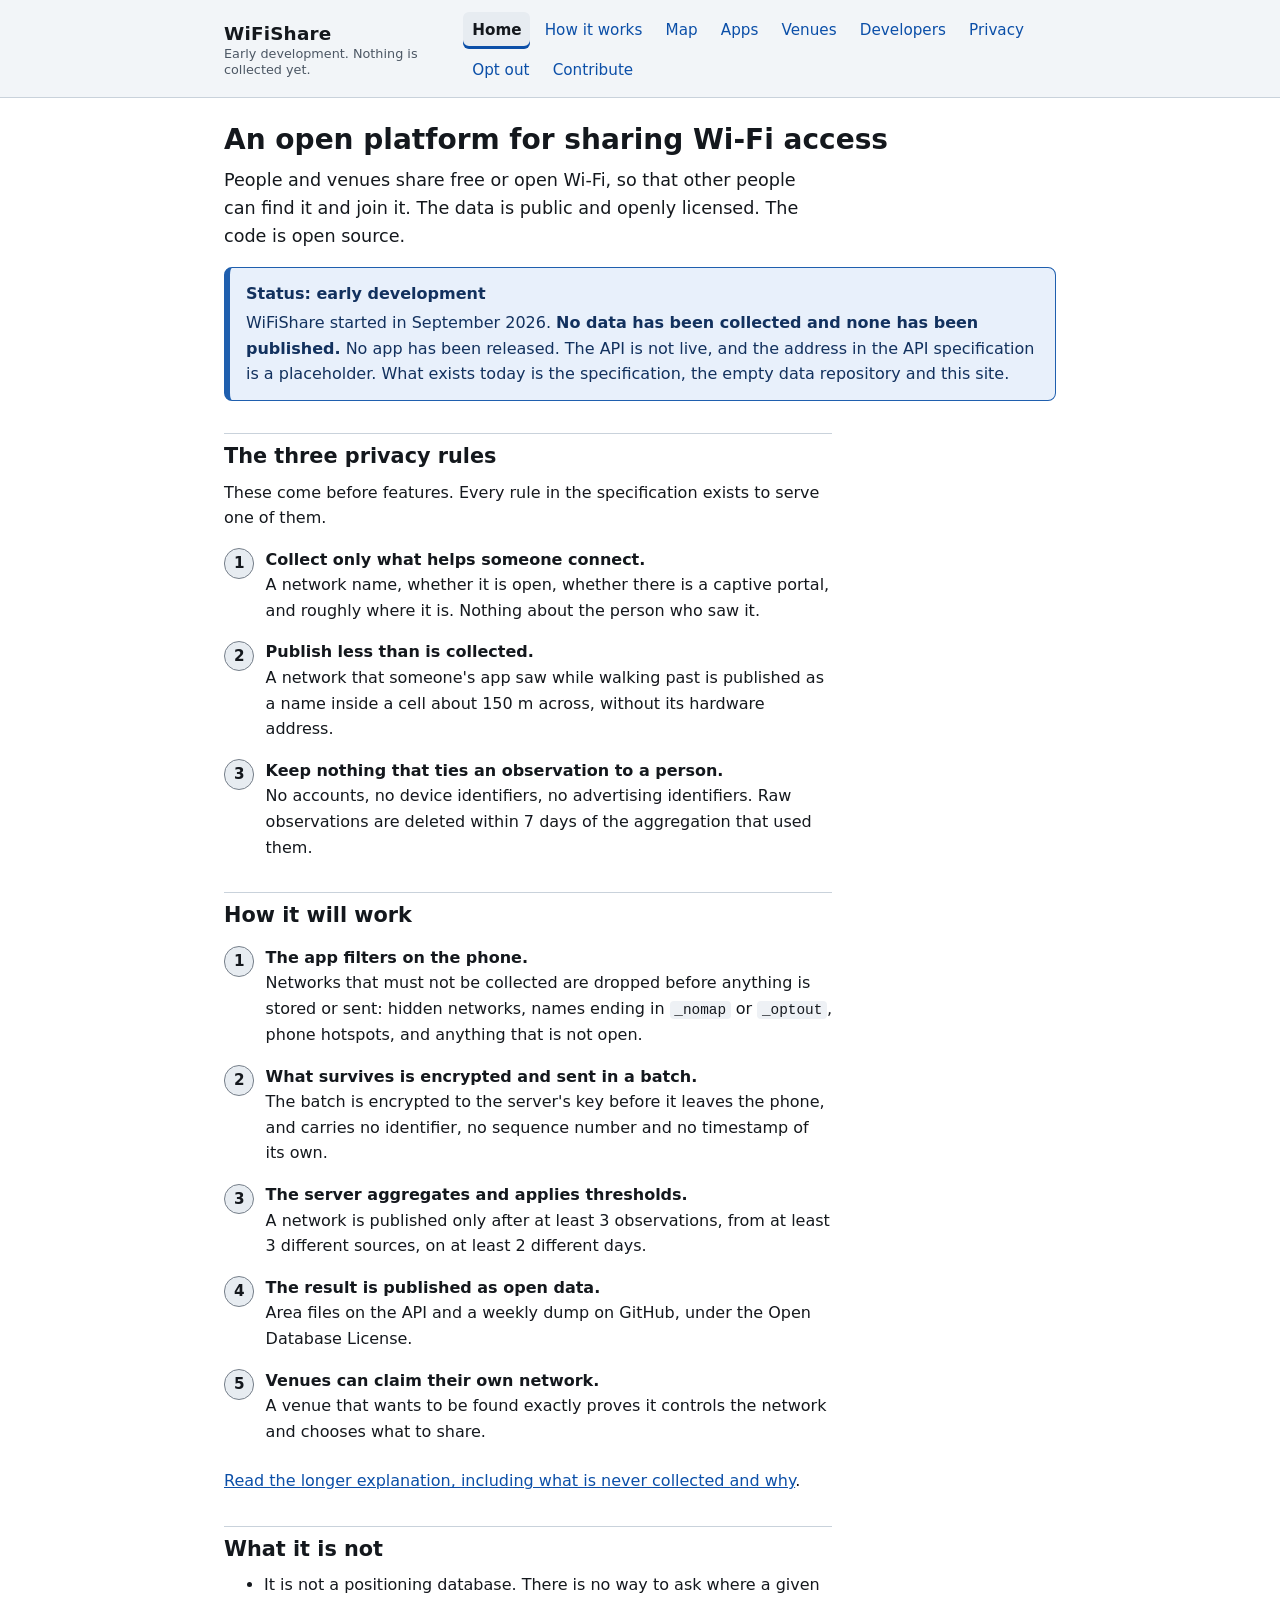
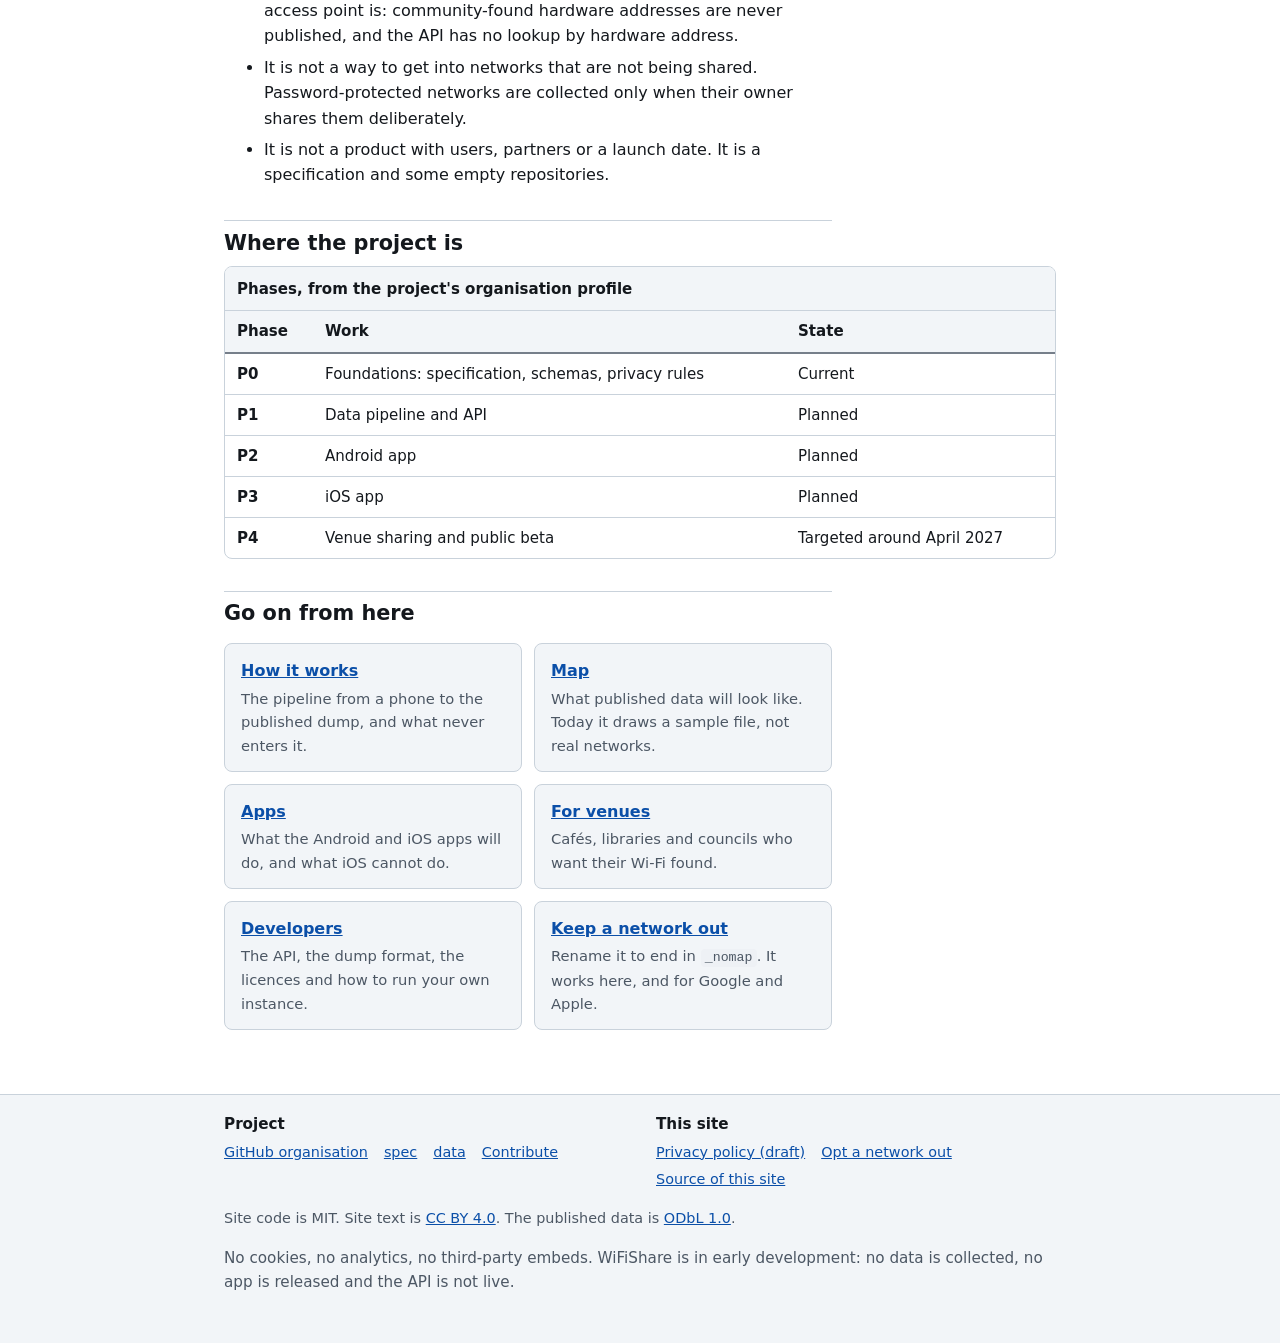
<file: index.html>
<!DOCTYPE html>
<html lang="en">
<head>
<meta charset="utf-8">
<meta name="viewport" content="width=device-width, initial-scale=1">
<title>WiFiShare — an open platform for sharing Wi-Fi access</title>
<meta name="description" content="WiFiShare is an open platform for sharing free and open Wi-Fi. It is in early development: no data is collected yet and no app is released.">
<meta name="color-scheme" content="light dark">
<link rel="stylesheet" href="assets/css/site.css">
</head>
<body>
<a class="skip-link" href="#main">Skip to main content</a>

<header class="site-header">
  <div class="wrap">
    <p class="brand-block">
      <a class="brand" href="index.html">WiFiShare</a>
      <span class="brand-tag">Early development. Nothing is collected yet.</span>
    </p>
    <nav class="site-nav" aria-label="Main">
      <ul role="list">
        <li><a href="index.html" aria-current="page">Home</a></li>
        <li><a href="how-it-works.html">How it works</a></li>
        <li><a href="map.html">Map</a></li>
        <li><a href="apps.html">Apps</a></li>
        <li><a href="venues.html">Venues</a></li>
        <li><a href="developers.html">Developers</a></li>
        <li><a href="privacy.html">Privacy</a></li>
        <li><a href="optout.html">Opt out</a></li>
        <li><a href="contribute.html">Contribute</a></li>
      </ul>
    </nav>
  </div>
</header>

<main id="main">
  <div class="wrap">

    <h1>An open platform for sharing Wi-Fi access</h1>

    <p class="lede">People and venues share free or open Wi-Fi, so that other
    people can find it and join it. The data is public and openly licensed. The
    code is open source.</p>

    <div class="banner banner--note">
      <p><strong class="banner-title">Status: early development</strong>
      WiFiShare started in September 2026. <strong>No data has been collected
      and none has been published.</strong> No app has been released. The API is
      not live, and the address in the API specification is a placeholder. What
      exists today is the specification, the empty data repository and this
      site.</p>
    </div>

    <h2>The three privacy rules</h2>

    <p>These come before features. Every rule in the specification exists to
    serve one of them.</p>

    <ol class="steps">
      <li><b>Collect only what helps someone connect.</b>
        A network name, whether it is open, whether there is a captive portal,
        and roughly where it is. Nothing about the person who saw it.</li>
      <li><b>Publish less than is collected.</b>
        A network that someone's app saw while walking past is published as a
        name inside a cell about 150&nbsp;m across, without its hardware address.</li>
      <li><b>Keep nothing that ties an observation to a person.</b>
        No accounts, no device identifiers, no advertising identifiers. Raw
        observations are deleted within 7 days of the aggregation that used
        them.</li>
    </ol>

    <h2>How it will work</h2>

    <ol class="steps">
      <li><b>The app filters on the phone.</b>
        Networks that must not be collected are dropped before anything is
        stored or sent: hidden networks, names ending in <code>_nomap</code> or
        <code>_optout</code>, phone hotspots, and anything that is not open.</li>
      <li><b>What survives is encrypted and sent in a batch.</b>
        The batch is encrypted to the server's key before it leaves the phone,
        and carries no identifier, no sequence number and no timestamp of its
        own.</li>
      <li><b>The server aggregates and applies thresholds.</b>
        A network is published only after at least 3 observations, from at
        least 3 different sources, on at least 2 different days.</li>
      <li><b>The result is published as open data.</b>
        Area files on the API and a weekly dump on GitHub, under the Open
        Database License.</li>
      <li><b>Venues can claim their own network.</b>
        A venue that wants to be found exactly proves it controls the network
        and chooses what to share.</li>
    </ol>

    <p><a href="how-it-works.html">Read the longer explanation, including what
    is never collected and why</a>.</p>

    <h2>What it is not</h2>

    <ul>
      <li>It is not a positioning database. There is no way to ask where a
      given access point is: community-found hardware addresses are never
      published, and the API has no lookup by hardware address.</li>
      <li>It is not a way to get into networks that are not being shared.
      Password-protected networks are collected only when their owner shares
      them deliberately.</li>
      <li>It is not a product with users, partners or a launch date. It is a
      specification and some empty repositories.</li>
    </ul>

    <h2>Where the project is</h2>

    <div class="table-scroll">
      <table>
        <caption>Phases, from the project's organisation profile</caption>
        <thead>
          <tr><th scope="col">Phase</th><th scope="col">Work</th><th scope="col">State</th></tr>
        </thead>
        <tbody>
          <tr><th scope="row">P0</th><td>Foundations: specification, schemas, privacy rules</td><td>Current</td></tr>
          <tr><th scope="row">P1</th><td>Data pipeline and API</td><td>Planned</td></tr>
          <tr><th scope="row">P2</th><td>Android app</td><td>Planned</td></tr>
          <tr><th scope="row">P3</th><td>iOS app</td><td>Planned</td></tr>
          <tr><th scope="row">P4</th><td>Venue sharing and public beta</td><td>Targeted around April 2027</td></tr>
        </tbody>
      </table>
    </div>

    <h2>Go on from here</h2>

    <ul class="cards" role="list">
      <li><a class="card" href="how-it-works.html"><b>How it works</b><span>The pipeline from a phone to the published dump, and what never enters it.</span></a></li>
      <li><a class="card" href="map.html"><b>Map</b><span>What published data will look like. Today it draws a sample file, not real networks.</span></a></li>
      <li><a class="card" href="apps.html"><b>Apps</b><span>What the Android and iOS apps will do, and what iOS cannot do.</span></a></li>
      <li><a class="card" href="venues.html"><b>For venues</b><span>Cafés, libraries and councils who want their Wi-Fi found.</span></a></li>
      <li><a class="card" href="developers.html"><b>Developers</b><span>The API, the dump format, the licences and how to run your own instance.</span></a></li>
      <li><a class="card" href="optout.html"><b>Keep a network out</b><span>Rename it to end in <code>_nomap</code>. It works here, and for Google and Apple.</span></a></li>
    </ul>

  </div>
</main>

<footer class="site-footer">
  <div class="wrap">
    <div class="footer-cols">
      <div>
        <h2>Project</h2>
        <ul role="list">
          <li><a href="https://github.com/WiFiShare">GitHub organisation</a></li>
          <li><a href="https://github.com/WiFiShare/spec">spec</a></li>
          <li><a href="https://github.com/WiFiShare/data">data</a></li>
          <li><a href="contribute.html">Contribute</a></li>
        </ul>
      </div>
      <div>
        <h2>This site</h2>
        <ul role="list">
          <li><a href="privacy.html">Privacy policy (draft)</a></li>
          <li><a href="optout.html">Opt a network out</a></li>
          <li><a href="https://github.com/WiFiShare/wifishare.github.io">Source of this site</a></li>
        </ul>
      </div>
    </div>
    <p>Site code is MIT. Site text is
      <a href="https://creativecommons.org/licenses/by/4.0/">CC BY 4.0</a>.
      The published data is
      <a href="https://opendatacommons.org/licenses/odbl/1-0/">ODbL 1.0</a>.</p>
    <p class="status-line">No cookies, no analytics, no third-party embeds.
      WiFiShare is in early development: no data is collected, no app is
      released and the API is not live.</p>
  </div>
</footer>

</body>
</html>
</file>
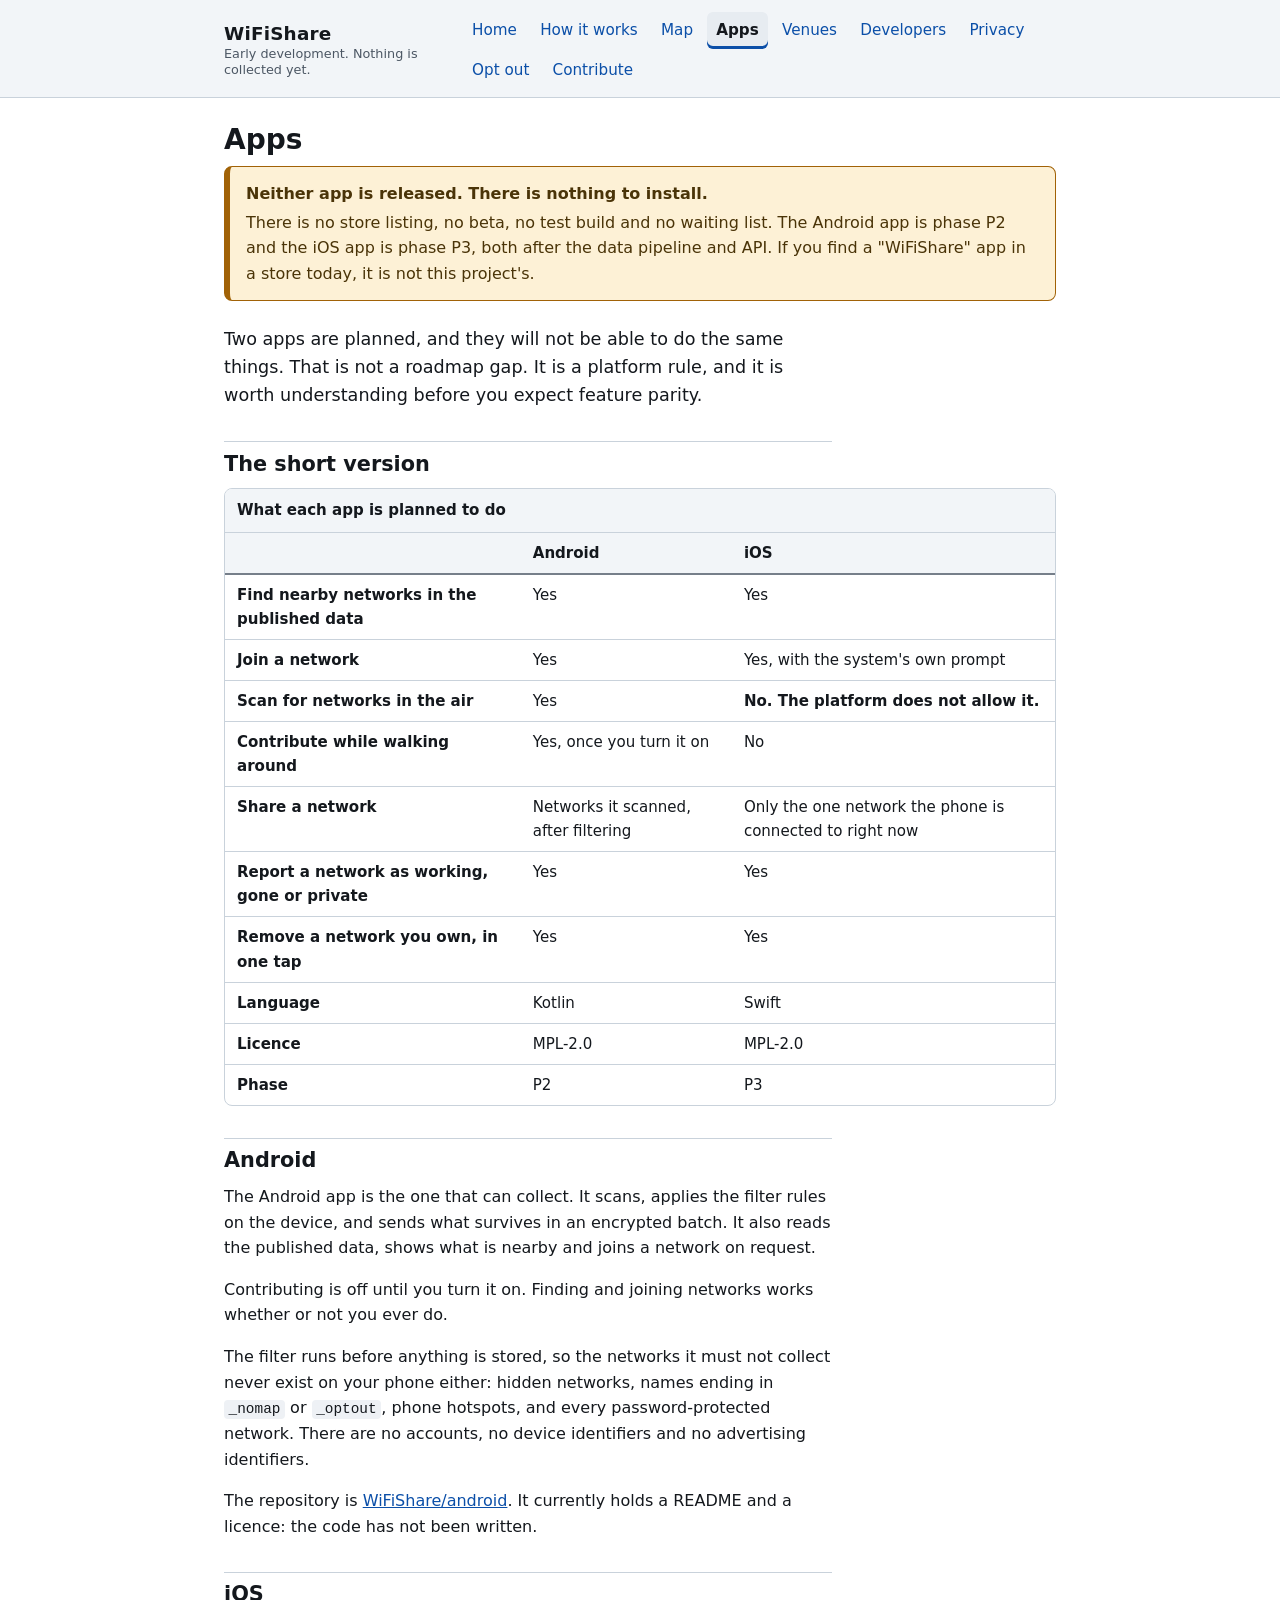
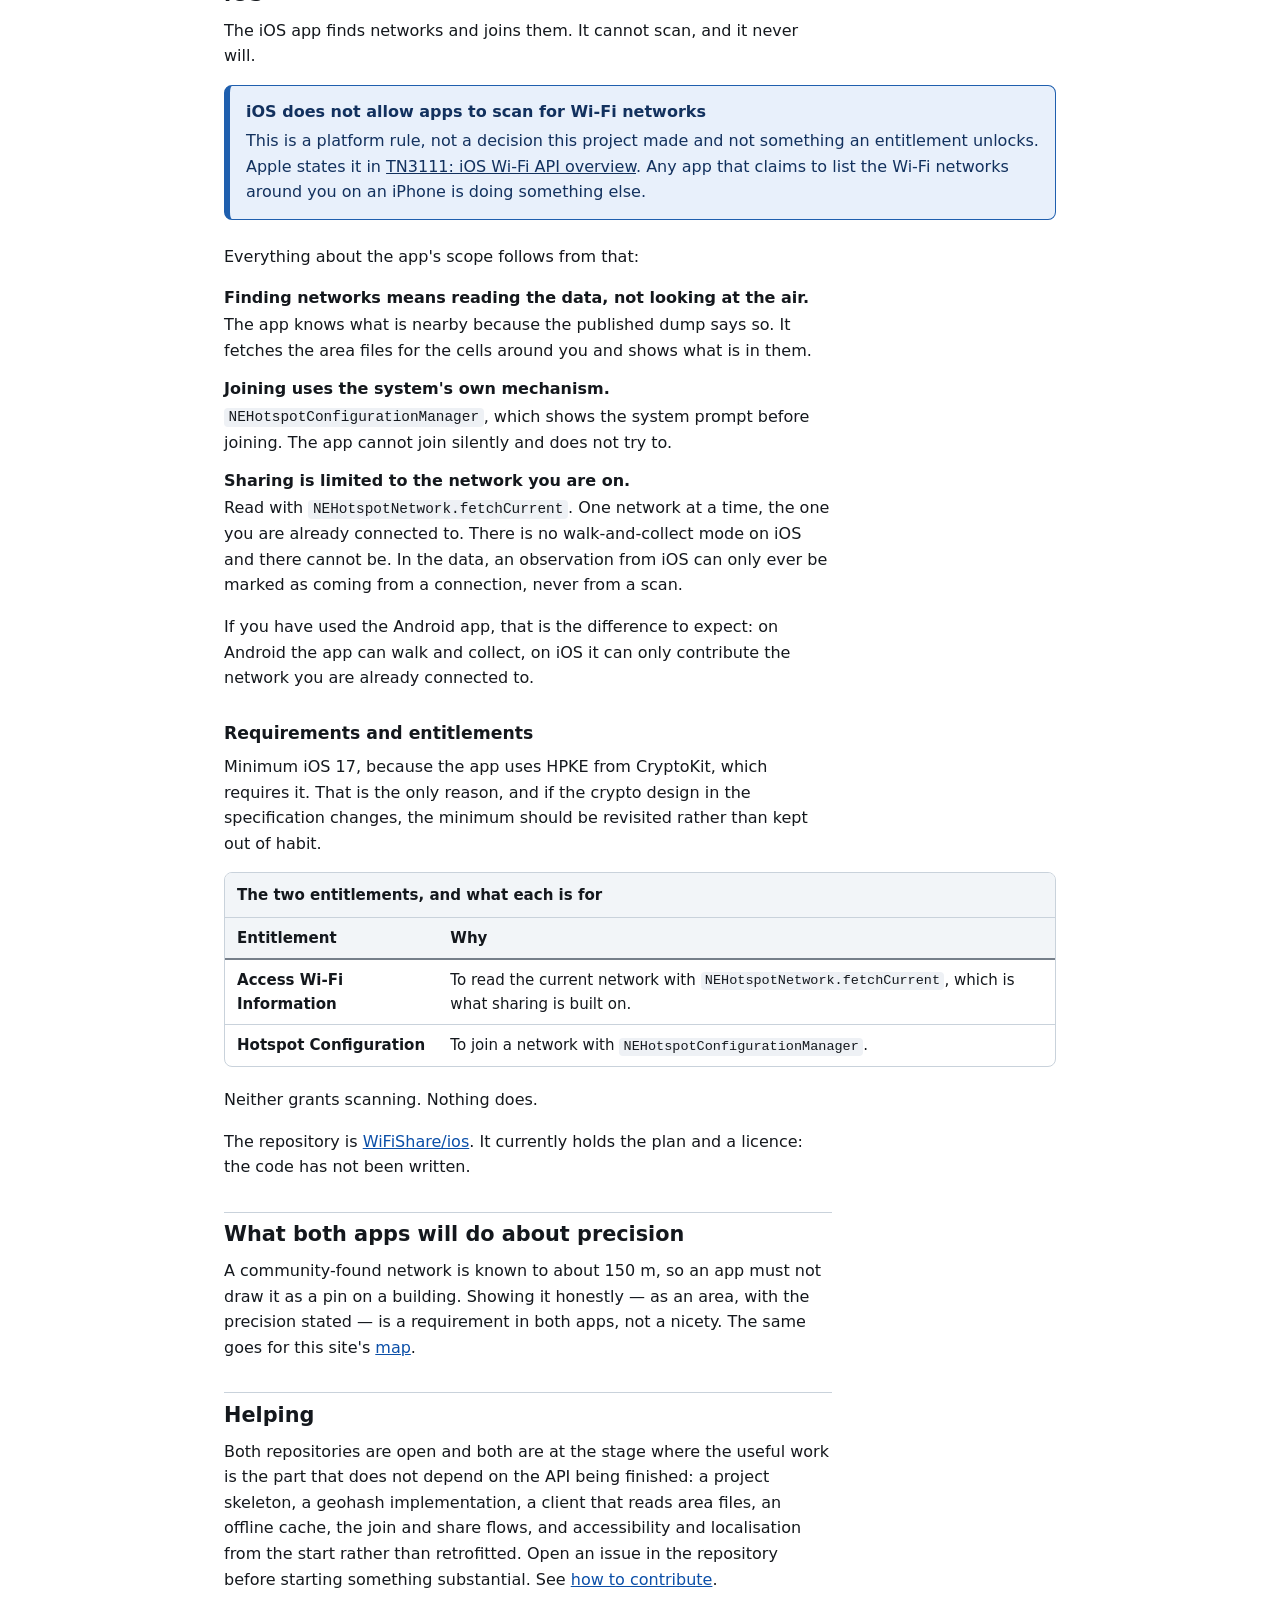
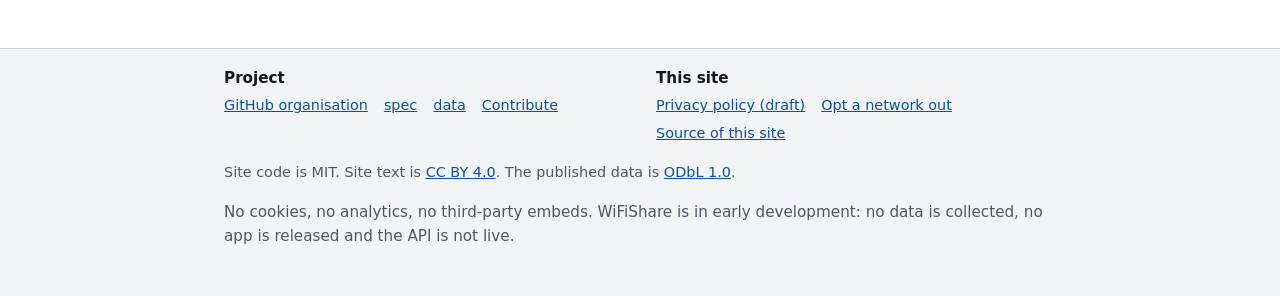
<file: apps.html>
<!DOCTYPE html>
<html lang="en">
<head>
<meta charset="utf-8">
<meta name="viewport" content="width=device-width, initial-scale=1">
<title>Apps — WiFiShare</title>
<meta name="description" content="The planned WiFiShare apps for Android and iOS, what each can do, and why iOS cannot scan for networks. Neither app is released.">
<meta name="color-scheme" content="light dark">
<link rel="stylesheet" href="assets/css/site.css">
</head>
<body>
<a class="skip-link" href="#main">Skip to main content</a>

<header class="site-header">
  <div class="wrap">
    <p class="brand-block">
      <a class="brand" href="index.html">WiFiShare</a>
      <span class="brand-tag">Early development. Nothing is collected yet.</span>
    </p>
    <nav class="site-nav" aria-label="Main">
      <ul role="list">
        <li><a href="index.html">Home</a></li>
        <li><a href="how-it-works.html">How it works</a></li>
        <li><a href="map.html">Map</a></li>
        <li><a href="apps.html" aria-current="page">Apps</a></li>
        <li><a href="venues.html">Venues</a></li>
        <li><a href="developers.html">Developers</a></li>
        <li><a href="privacy.html">Privacy</a></li>
        <li><a href="optout.html">Opt out</a></li>
        <li><a href="contribute.html">Contribute</a></li>
      </ul>
    </nav>
  </div>
</header>

<main id="main">
  <div class="wrap">

    <h1>Apps</h1>

    <div class="banner banner--warn">
      <p><strong class="banner-title">Neither app is released. There is nothing to install.</strong>
      There is no store listing, no beta, no test build and no waiting list.
      The Android app is phase P2 and the iOS app is phase P3, both after the
      data pipeline and API. If you find a "WiFiShare" app in a store today, it
      is not this project's.</p>
    </div>

    <p class="lede">Two apps are planned, and they will not be able to do the
    same things. That is not a roadmap gap. It is a platform rule, and it is
    worth understanding before you expect feature parity.</p>

    <h2>The short version</h2>

    <div class="table-scroll">
      <table>
        <caption>What each app is planned to do</caption>
        <thead>
          <tr>
            <th scope="col"></th>
            <th scope="col">Android</th>
            <th scope="col">iOS</th>
          </tr>
        </thead>
        <tbody>
          <tr><th scope="row">Find nearby networks in the published data</th><td>Yes</td><td>Yes</td></tr>
          <tr><th scope="row">Join a network</th><td>Yes</td><td>Yes, with the system's own prompt</td></tr>
          <tr><th scope="row">Scan for networks in the air</th><td>Yes</td><td><strong>No. The platform does not allow it.</strong></td></tr>
          <tr><th scope="row">Contribute while walking around</th><td>Yes, once you turn it on</td><td>No</td></tr>
          <tr><th scope="row">Share a network</th><td>Networks it scanned, after filtering</td><td>Only the one network the phone is connected to right now</td></tr>
          <tr><th scope="row">Report a network as working, gone or private</th><td>Yes</td><td>Yes</td></tr>
          <tr><th scope="row">Remove a network you own, in one tap</th><td>Yes</td><td>Yes</td></tr>
          <tr><th scope="row">Language</th><td>Kotlin</td><td>Swift</td></tr>
          <tr><th scope="row">Licence</th><td>MPL-2.0</td><td>MPL-2.0</td></tr>
          <tr><th scope="row">Phase</th><td>P2</td><td>P3</td></tr>
        </tbody>
      </table>
    </div>

    <h2>Android</h2>

    <p>The Android app is the one that can collect. It scans, applies the filter
    rules on the device, and sends what survives in an encrypted batch. It also
    reads the published data, shows what is nearby and joins a network on
    request.</p>

    <p>Contributing is off until you turn it on. Finding and joining networks
    works whether or not you ever do.</p>

    <p>The filter runs before anything is stored, so the networks it must not
    collect never exist on your phone either: hidden networks, names ending in
    <code>_nomap</code> or <code>_optout</code>, phone hotspots, and every
    password-protected network. There are no accounts, no device identifiers and
    no advertising identifiers.</p>

    <p>The repository is
    <a href="https://github.com/WiFiShare/android">WiFiShare/android</a>. It
    currently holds a README and a licence: the code has not been written.</p>

    <h2>iOS</h2>

    <p>The iOS app finds networks and joins them. It cannot scan, and it never
    will.</p>

    <div class="banner banner--note">
      <p><strong class="banner-title">iOS does not allow apps to scan for Wi-Fi networks</strong>
      This is a platform rule, not a decision this project made and not
      something an entitlement unlocks. Apple states it in
      <a href="https://developer.apple.com/documentation/technotes/tn3111-ios-wifi-api-overview">TN3111:
      iOS Wi-Fi API overview</a>. Any app that claims to list the Wi-Fi networks
      around you on an iPhone is doing something else.</p>
    </div>

    <p>Everything about the app's scope follows from that:</p>

    <dl>
      <dt>Finding networks means reading the data, not looking at the air.</dt>
      <dd>The app knows what is nearby because the published dump says so. It
      fetches the area files for the cells around you and shows what is in
      them.</dd>

      <dt>Joining uses the system's own mechanism.</dt>
      <dd><code>NEHotspotConfigurationManager</code>, which shows the system
      prompt before joining. The app cannot join silently and does not try
      to.</dd>

      <dt>Sharing is limited to the network you are on.</dt>
      <dd>Read with <code>NEHotspotNetwork.fetchCurrent</code>. One network at a
      time, the one you are already connected to. There is no walk-and-collect
      mode on iOS and there cannot be. In the data, an observation from iOS can
      only ever be marked as coming from a connection, never from a scan.</dd>
    </dl>

    <p>If you have used the Android app, that is the difference to expect: on
    Android the app can walk and collect, on iOS it can only contribute the
    network you are already connected to.</p>

    <h3>Requirements and entitlements</h3>

    <p>Minimum iOS 17, because the app uses HPKE from CryptoKit, which requires
    it. That is the only reason, and if the crypto design in the specification
    changes, the minimum should be revisited rather than kept out of habit.</p>

    <div class="table-scroll">
      <table>
        <caption>The two entitlements, and what each is for</caption>
        <thead>
          <tr><th scope="col">Entitlement</th><th scope="col">Why</th></tr>
        </thead>
        <tbody>
          <tr>
            <th scope="row">Access Wi-Fi Information</th>
            <td>To read the current network with
            <code>NEHotspotNetwork.fetchCurrent</code>, which is what sharing is
            built on.</td>
          </tr>
          <tr>
            <th scope="row">Hotspot Configuration</th>
            <td>To join a network with
            <code>NEHotspotConfigurationManager</code>.</td>
          </tr>
        </tbody>
      </table>
    </div>

    <p>Neither grants scanning. Nothing does.</p>

    <p>The repository is <a href="https://github.com/WiFiShare/ios">WiFiShare/ios</a>.
    It currently holds the plan and a licence: the code has not been
    written.</p>

    <h2>What both apps will do about precision</h2>

    <p>A community-found network is known to about 150 m, so an app must not
    draw it as a pin on a building. Showing it honestly — as an area, with the
    precision stated — is a requirement in both apps, not a nicety. The same
    goes for this site's <a href="map.html">map</a>.</p>

    <h2>Helping</h2>

    <p>Both repositories are open and both are at the stage where the useful
    work is the part that does not depend on the API being finished: a project
    skeleton, a geohash implementation, a client that reads area files, an
    offline cache, the join and share flows, and accessibility and localisation
    from the start rather than retrofitted. Open an issue in the repository
    before starting something substantial. See
    <a href="contribute.html">how to contribute</a>.</p>

  </div>
</main>

<footer class="site-footer">
  <div class="wrap">
    <div class="footer-cols">
      <div>
        <h2>Project</h2>
        <ul role="list">
          <li><a href="https://github.com/WiFiShare">GitHub organisation</a></li>
          <li><a href="https://github.com/WiFiShare/spec">spec</a></li>
          <li><a href="https://github.com/WiFiShare/data">data</a></li>
          <li><a href="contribute.html">Contribute</a></li>
        </ul>
      </div>
      <div>
        <h2>This site</h2>
        <ul role="list">
          <li><a href="privacy.html">Privacy policy (draft)</a></li>
          <li><a href="optout.html">Opt a network out</a></li>
          <li><a href="https://github.com/WiFiShare/wifishare.github.io">Source of this site</a></li>
        </ul>
      </div>
    </div>
    <p>Site code is MIT. Site text is
      <a href="https://creativecommons.org/licenses/by/4.0/">CC BY 4.0</a>.
      The published data is
      <a href="https://opendatacommons.org/licenses/odbl/1-0/">ODbL 1.0</a>.</p>
    <p class="status-line">No cookies, no analytics, no third-party embeds.
      WiFiShare is in early development: no data is collected, no app is
      released and the API is not live.</p>
  </div>
</footer>

</body>
</html>
</file>
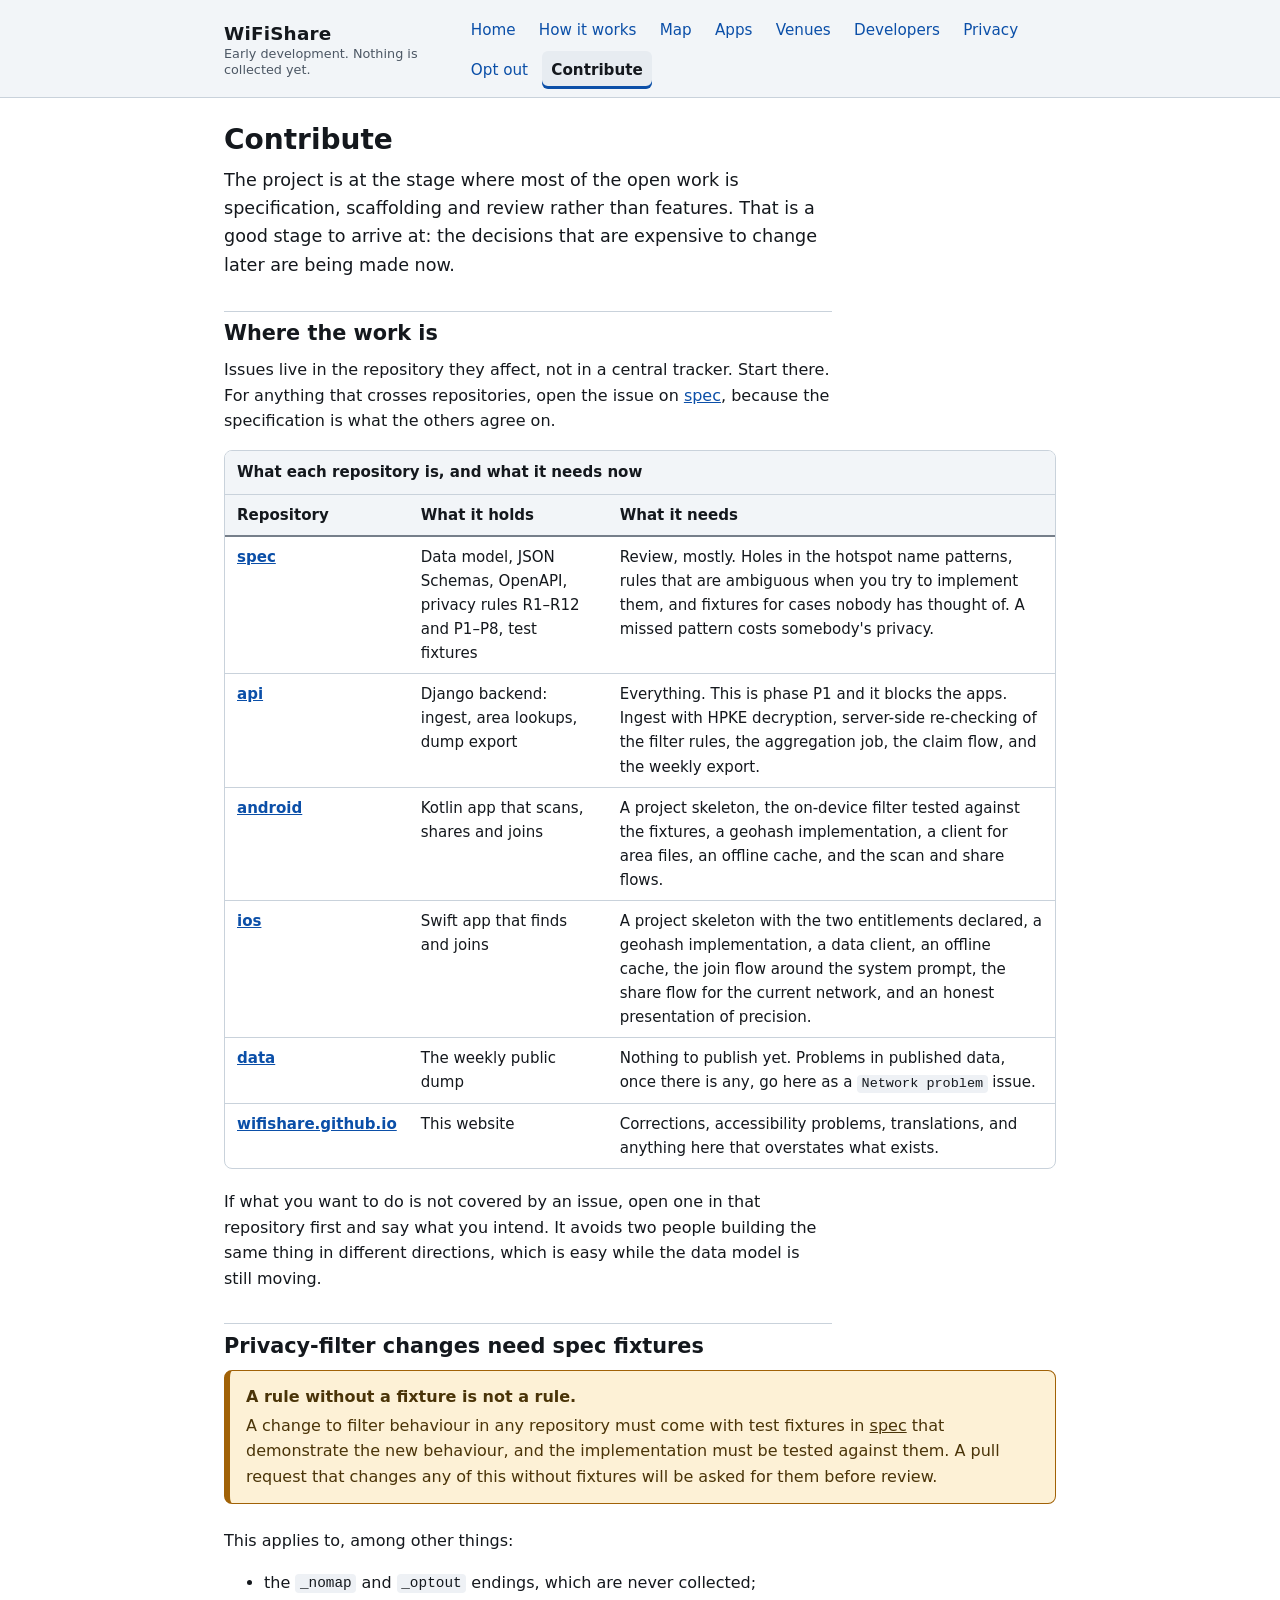
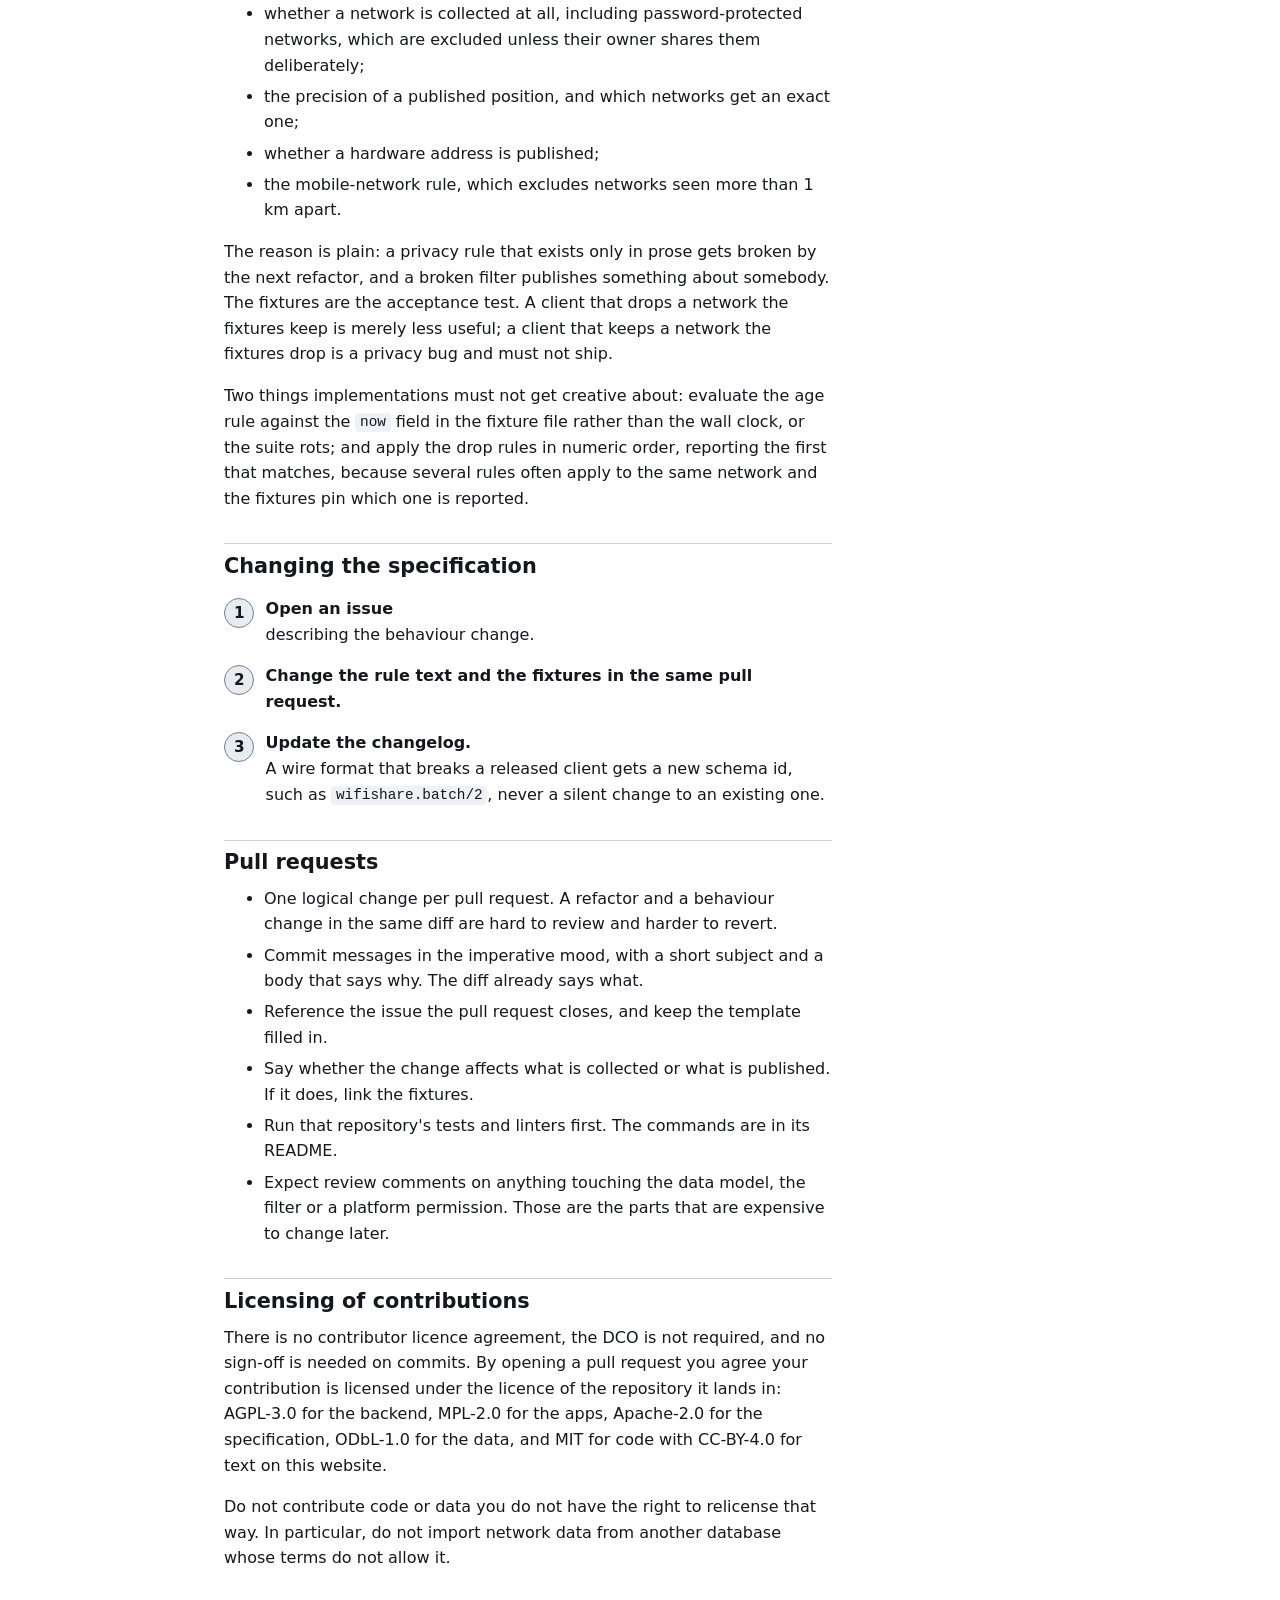
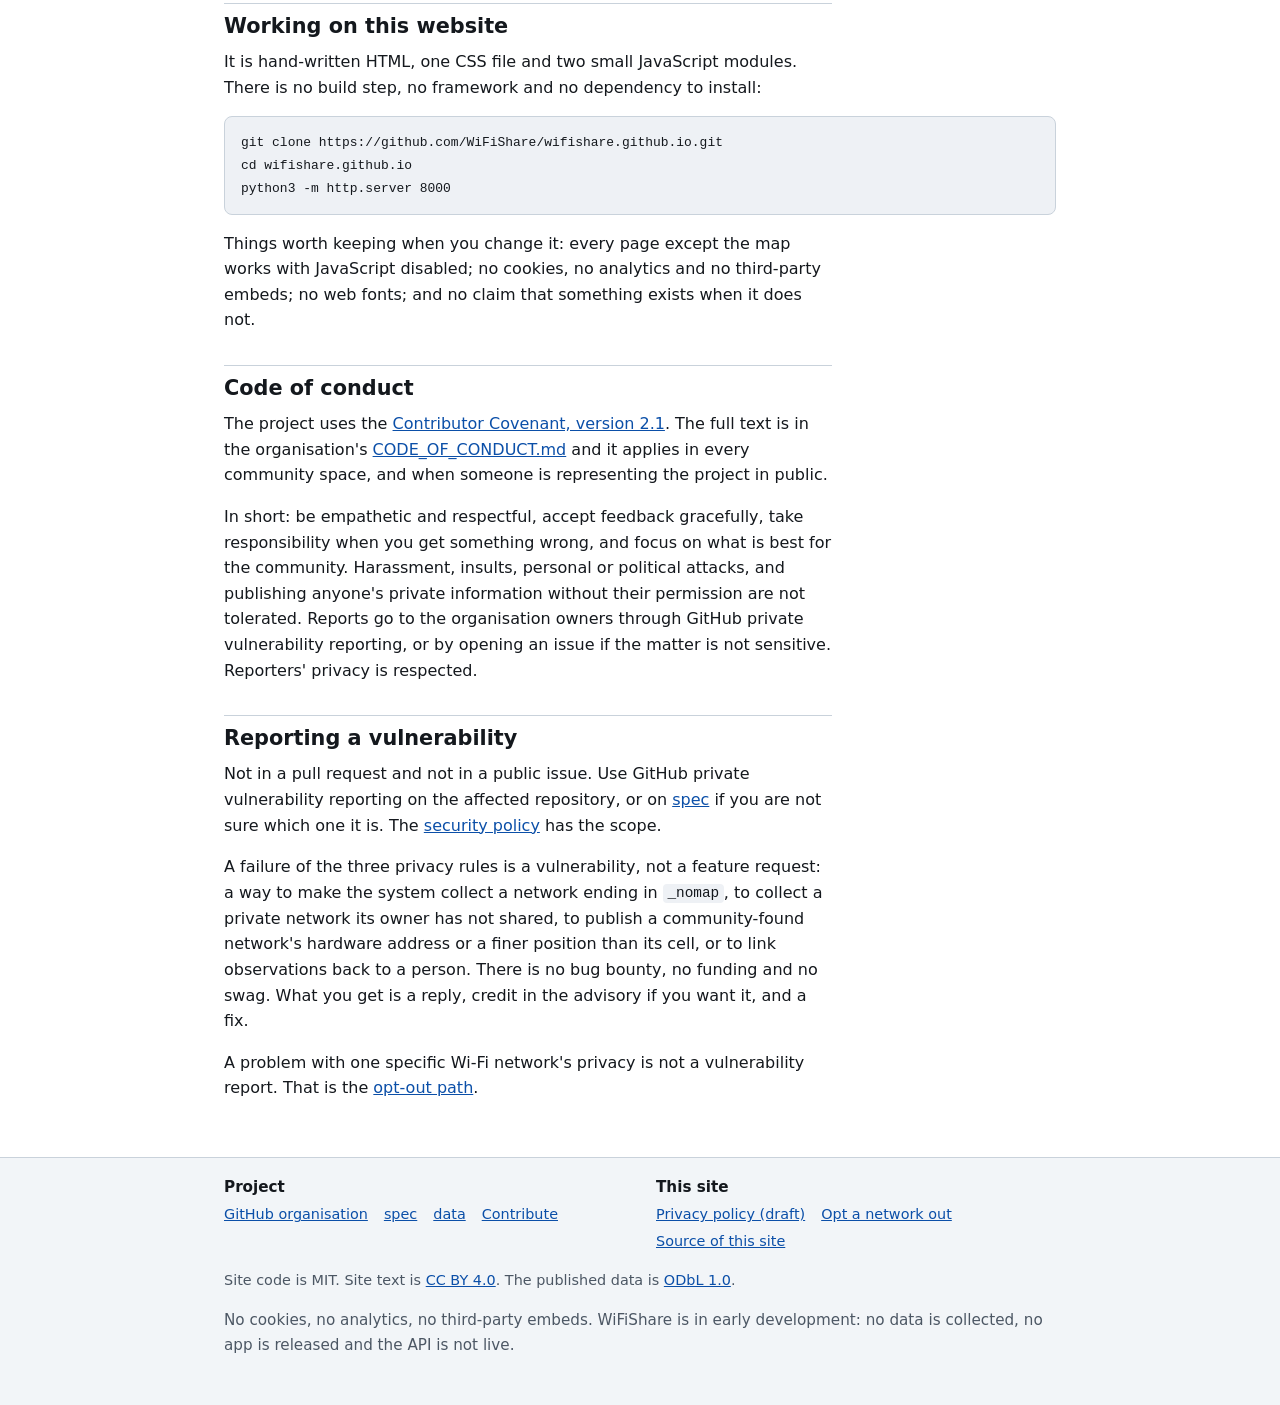
<file: contribute.html>
<!DOCTYPE html>
<html lang="en">
<head>
<meta charset="utf-8">
<meta name="viewport" content="width=device-width, initial-scale=1">
<title>Contribute — WiFiShare</title>
<meta name="description" content="How to help build WiFiShare: which repository needs what, why privacy-filter changes need spec fixtures, and the code of conduct.">
<meta name="color-scheme" content="light dark">
<link rel="stylesheet" href="assets/css/site.css">
</head>
<body>
<a class="skip-link" href="#main">Skip to main content</a>

<header class="site-header">
  <div class="wrap">
    <p class="brand-block">
      <a class="brand" href="index.html">WiFiShare</a>
      <span class="brand-tag">Early development. Nothing is collected yet.</span>
    </p>
    <nav class="site-nav" aria-label="Main">
      <ul role="list">
        <li><a href="index.html">Home</a></li>
        <li><a href="how-it-works.html">How it works</a></li>
        <li><a href="map.html">Map</a></li>
        <li><a href="apps.html">Apps</a></li>
        <li><a href="venues.html">Venues</a></li>
        <li><a href="developers.html">Developers</a></li>
        <li><a href="privacy.html">Privacy</a></li>
        <li><a href="optout.html">Opt out</a></li>
        <li><a href="contribute.html" aria-current="page">Contribute</a></li>
      </ul>
    </nav>
  </div>
</header>

<main id="main">
  <div class="wrap">

    <h1>Contribute</h1>

    <p class="lede">The project is at the stage where most of the open work is
    specification, scaffolding and review rather than features. That is a good
    stage to arrive at: the decisions that are expensive to change later are
    being made now.</p>

    <h2>Where the work is</h2>

    <p>Issues live in the repository they affect, not in a central tracker.
    Start there. For anything that crosses repositories, open the issue on
    <a href="https://github.com/WiFiShare/spec">spec</a>, because the
    specification is what the others agree on.</p>

    <div class="table-scroll">
      <table>
        <caption>What each repository is, and what it needs now</caption>
        <thead>
          <tr>
            <th scope="col">Repository</th>
            <th scope="col">What it holds</th>
            <th scope="col">What it needs</th>
          </tr>
        </thead>
        <tbody>
          <tr>
            <th scope="row"><a href="https://github.com/WiFiShare/spec">spec</a></th>
            <td>Data model, JSON Schemas, OpenAPI, privacy rules R1–R12 and
            P1–P8, test fixtures</td>
            <td>Review, mostly. Holes in the hotspot name patterns, rules that
            are ambiguous when you try to implement them, and fixtures for cases
            nobody has thought of. A missed pattern costs somebody's
            privacy.</td>
          </tr>
          <tr>
            <th scope="row"><a href="https://github.com/WiFiShare/api">api</a></th>
            <td>Django backend: ingest, area lookups, dump export</td>
            <td>Everything. This is phase P1 and it blocks the apps. Ingest with
            HPKE decryption, server-side re-checking of the filter rules, the
            aggregation job, the claim flow, and the weekly export.</td>
          </tr>
          <tr>
            <th scope="row"><a href="https://github.com/WiFiShare/android">android</a></th>
            <td>Kotlin app that scans, shares and joins</td>
            <td>A project skeleton, the on-device filter tested against the
            fixtures, a geohash implementation, a client for area files, an
            offline cache, and the scan and share flows.</td>
          </tr>
          <tr>
            <th scope="row"><a href="https://github.com/WiFiShare/ios">ios</a></th>
            <td>Swift app that finds and joins</td>
            <td>A project skeleton with the two entitlements declared, a geohash
            implementation, a data client, an offline cache, the join flow
            around the system prompt, the share flow for the current network,
            and an honest presentation of precision.</td>
          </tr>
          <tr>
            <th scope="row"><a href="https://github.com/WiFiShare/data">data</a></th>
            <td>The weekly public dump</td>
            <td>Nothing to publish yet. Problems in published data, once there
            is any, go here as a <code>Network problem</code> issue.</td>
          </tr>
          <tr>
            <th scope="row"><a href="https://github.com/WiFiShare/wifishare.github.io">wifishare.github.io</a></th>
            <td>This website</td>
            <td>Corrections, accessibility problems, translations, and anything
            here that overstates what exists.</td>
          </tr>
        </tbody>
      </table>
    </div>

    <p>If what you want to do is not covered by an issue, open one in that
    repository first and say what you intend. It avoids two people building the
    same thing in different directions, which is easy while the data model is
    still moving.</p>

    <h2>Privacy-filter changes need spec fixtures</h2>

    <div class="banner banner--warn">
      <p><strong class="banner-title">A rule without a fixture is not a rule.</strong>
      A change to filter behaviour in any repository must come with test
      fixtures in <a href="https://github.com/WiFiShare/spec">spec</a> that
      demonstrate the new behaviour, and the implementation must be tested
      against them. A pull request that changes any of this without fixtures
      will be asked for them before review.</p>
    </div>

    <p>This applies to, among other things:</p>

    <ul>
      <li>the <code>_nomap</code> and <code>_optout</code> endings, which are
      never collected;</li>
      <li>whether a network is collected at all, including password-protected
      networks, which are excluded unless their owner shares them
      deliberately;</li>
      <li>the precision of a published position, and which networks get an exact
      one;</li>
      <li>whether a hardware address is published;</li>
      <li>the mobile-network rule, which excludes networks seen more than 1 km
      apart.</li>
    </ul>

    <p>The reason is plain: a privacy rule that exists only in prose gets broken
    by the next refactor, and a broken filter publishes something about
    somebody. The fixtures are the acceptance test. A client that drops a
    network the fixtures keep is merely less useful; a client that keeps a
    network the fixtures drop is a privacy bug and must not ship.</p>

    <p>Two things implementations must not get creative about: evaluate the
    age rule against the <code>now</code> field in the fixture file rather than
    the wall clock, or the suite rots; and apply the drop rules in numeric
    order, reporting the first that matches, because several rules often apply
    to the same network and the fixtures pin which one is reported.</p>

    <h2>Changing the specification</h2>

    <ol class="steps">
      <li><b>Open an issue</b> describing the behaviour change.</li>
      <li><b>Change the rule text and the fixtures in the same pull
      request.</b></li>
      <li><b>Update the changelog.</b> A wire format that breaks a released
      client gets a new schema id, such as <code>wifishare.batch/2</code>, never
      a silent change to an existing one.</li>
    </ol>

    <h2>Pull requests</h2>

    <ul>
      <li>One logical change per pull request. A refactor and a behaviour change
      in the same diff are hard to review and harder to revert.</li>
      <li>Commit messages in the imperative mood, with a short subject and a
      body that says why. The diff already says what.</li>
      <li>Reference the issue the pull request closes, and keep the template
      filled in.</li>
      <li>Say whether the change affects what is collected or what is published.
      If it does, link the fixtures.</li>
      <li>Run that repository's tests and linters first. The commands are in its
      README.</li>
      <li>Expect review comments on anything touching the data model, the filter
      or a platform permission. Those are the parts that are expensive to change
      later.</li>
    </ul>

    <h2>Licensing of contributions</h2>

    <p>There is no contributor licence agreement, the DCO is not required, and
    no sign-off is needed on commits. By opening a pull request you agree your
    contribution is licensed under the licence of the repository it lands in:
    AGPL-3.0 for the backend, MPL-2.0 for the apps, Apache-2.0 for the
    specification, ODbL-1.0 for the data, and MIT for code with CC-BY-4.0 for
    text on this website.</p>

    <p>Do not contribute code or data you do not have the right to relicense
    that way. In particular, do not import network data from another database
    whose terms do not allow it.</p>

    <h2>Working on this website</h2>

    <p>It is hand-written HTML, one CSS file and two small JavaScript modules.
    There is no build step, no framework and no dependency to install:</p>

<pre><code>git clone https://github.com/WiFiShare/wifishare.github.io.git
cd wifishare.github.io
python3 -m http.server 8000</code></pre>

    <p>Things worth keeping when you change it: every page except the map works
    with JavaScript disabled; no cookies, no analytics and no third-party
    embeds; no web fonts; and no claim that something exists when it does
    not.</p>

    <h2>Code of conduct</h2>

    <p>The project uses the
    <a href="https://www.contributor-covenant.org/version/2/1/code_of_conduct.html">Contributor
    Covenant, version 2.1</a>. The full text is in the organisation's
    <a href="https://github.com/WiFiShare/.github/blob/main/CODE_OF_CONDUCT.md">CODE_OF_CONDUCT.md</a>
    and it applies in every community space, and when someone is representing
    the project in public.</p>

    <p>In short: be empathetic and respectful, accept feedback gracefully, take
    responsibility when you get something wrong, and focus on what is best for
    the community. Harassment, insults, personal or political attacks, and
    publishing anyone's private information without their permission are not
    tolerated. Reports go to the organisation owners through GitHub private
    vulnerability reporting, or by opening an issue if the matter is not
    sensitive. Reporters' privacy is respected.</p>

    <h2>Reporting a vulnerability</h2>

    <p>Not in a pull request and not in a public issue. Use GitHub private
    vulnerability reporting on the affected repository, or on
    <a href="https://github.com/WiFiShare/spec/security">spec</a> if you are not
    sure which one it is. The
    <a href="https://github.com/WiFiShare/.github/blob/main/SECURITY.md">security
    policy</a> has the scope.</p>

    <p>A failure of the three privacy rules is a vulnerability, not a feature
    request: a way to make the system collect a network ending in
    <code>_nomap</code>, to collect a private network its owner has not shared,
    to publish a community-found network's hardware address or a finer position
    than its cell, or to link observations back to a person. There is no bug
    bounty, no funding and no swag. What you get is a reply, credit in the
    advisory if you want it, and a fix.</p>

    <p>A problem with one specific Wi-Fi network's privacy is not a
    vulnerability report. That is the <a href="optout.html">opt-out path</a>.</p>

  </div>
</main>

<footer class="site-footer">
  <div class="wrap">
    <div class="footer-cols">
      <div>
        <h2>Project</h2>
        <ul role="list">
          <li><a href="https://github.com/WiFiShare">GitHub organisation</a></li>
          <li><a href="https://github.com/WiFiShare/spec">spec</a></li>
          <li><a href="https://github.com/WiFiShare/data">data</a></li>
          <li><a href="contribute.html">Contribute</a></li>
        </ul>
      </div>
      <div>
        <h2>This site</h2>
        <ul role="list">
          <li><a href="privacy.html">Privacy policy (draft)</a></li>
          <li><a href="optout.html">Opt a network out</a></li>
          <li><a href="https://github.com/WiFiShare/wifishare.github.io">Source of this site</a></li>
        </ul>
      </div>
    </div>
    <p>Site code is MIT. Site text is
      <a href="https://creativecommons.org/licenses/by/4.0/">CC BY 4.0</a>.
      The published data is
      <a href="https://opendatacommons.org/licenses/odbl/1-0/">ODbL 1.0</a>.</p>
    <p class="status-line">No cookies, no analytics, no third-party embeds.
      WiFiShare is in early development: no data is collected, no app is
      released and the API is not live.</p>
  </div>
</footer>

</body>
</html>
</file>
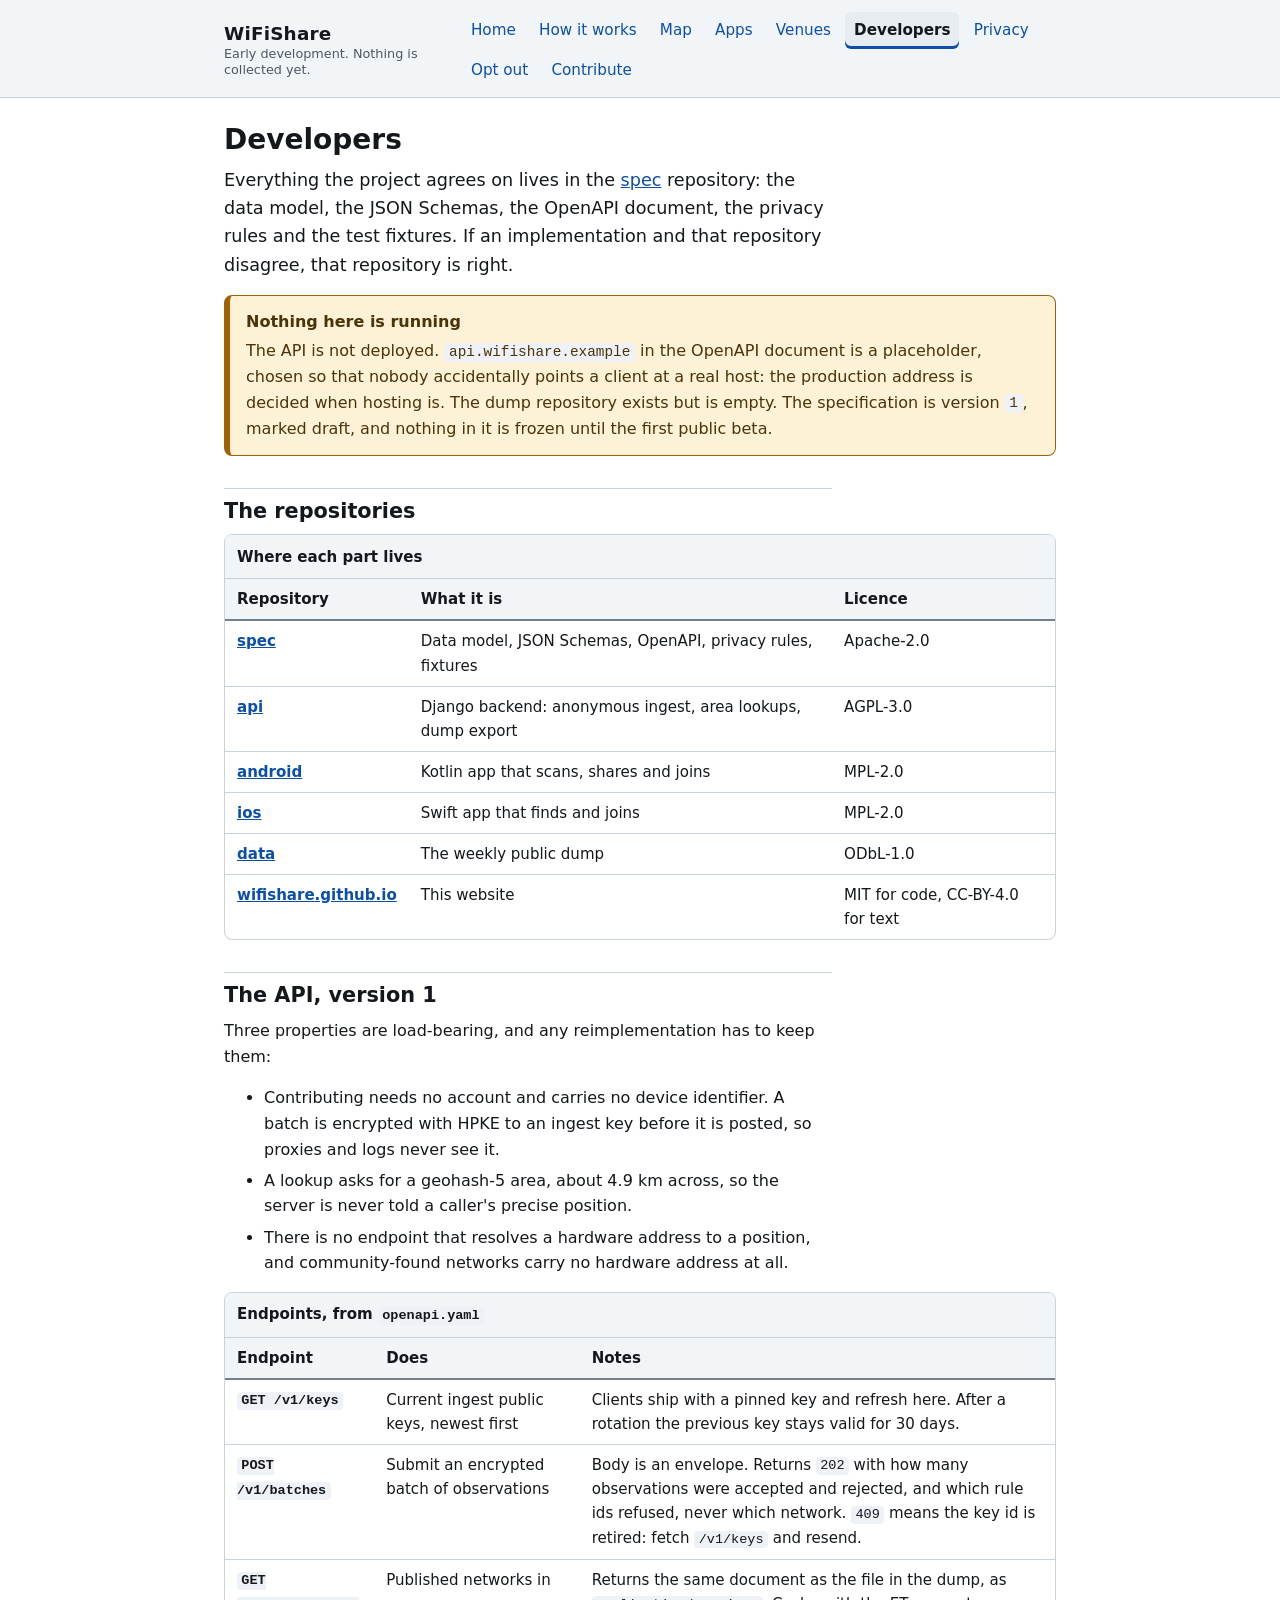
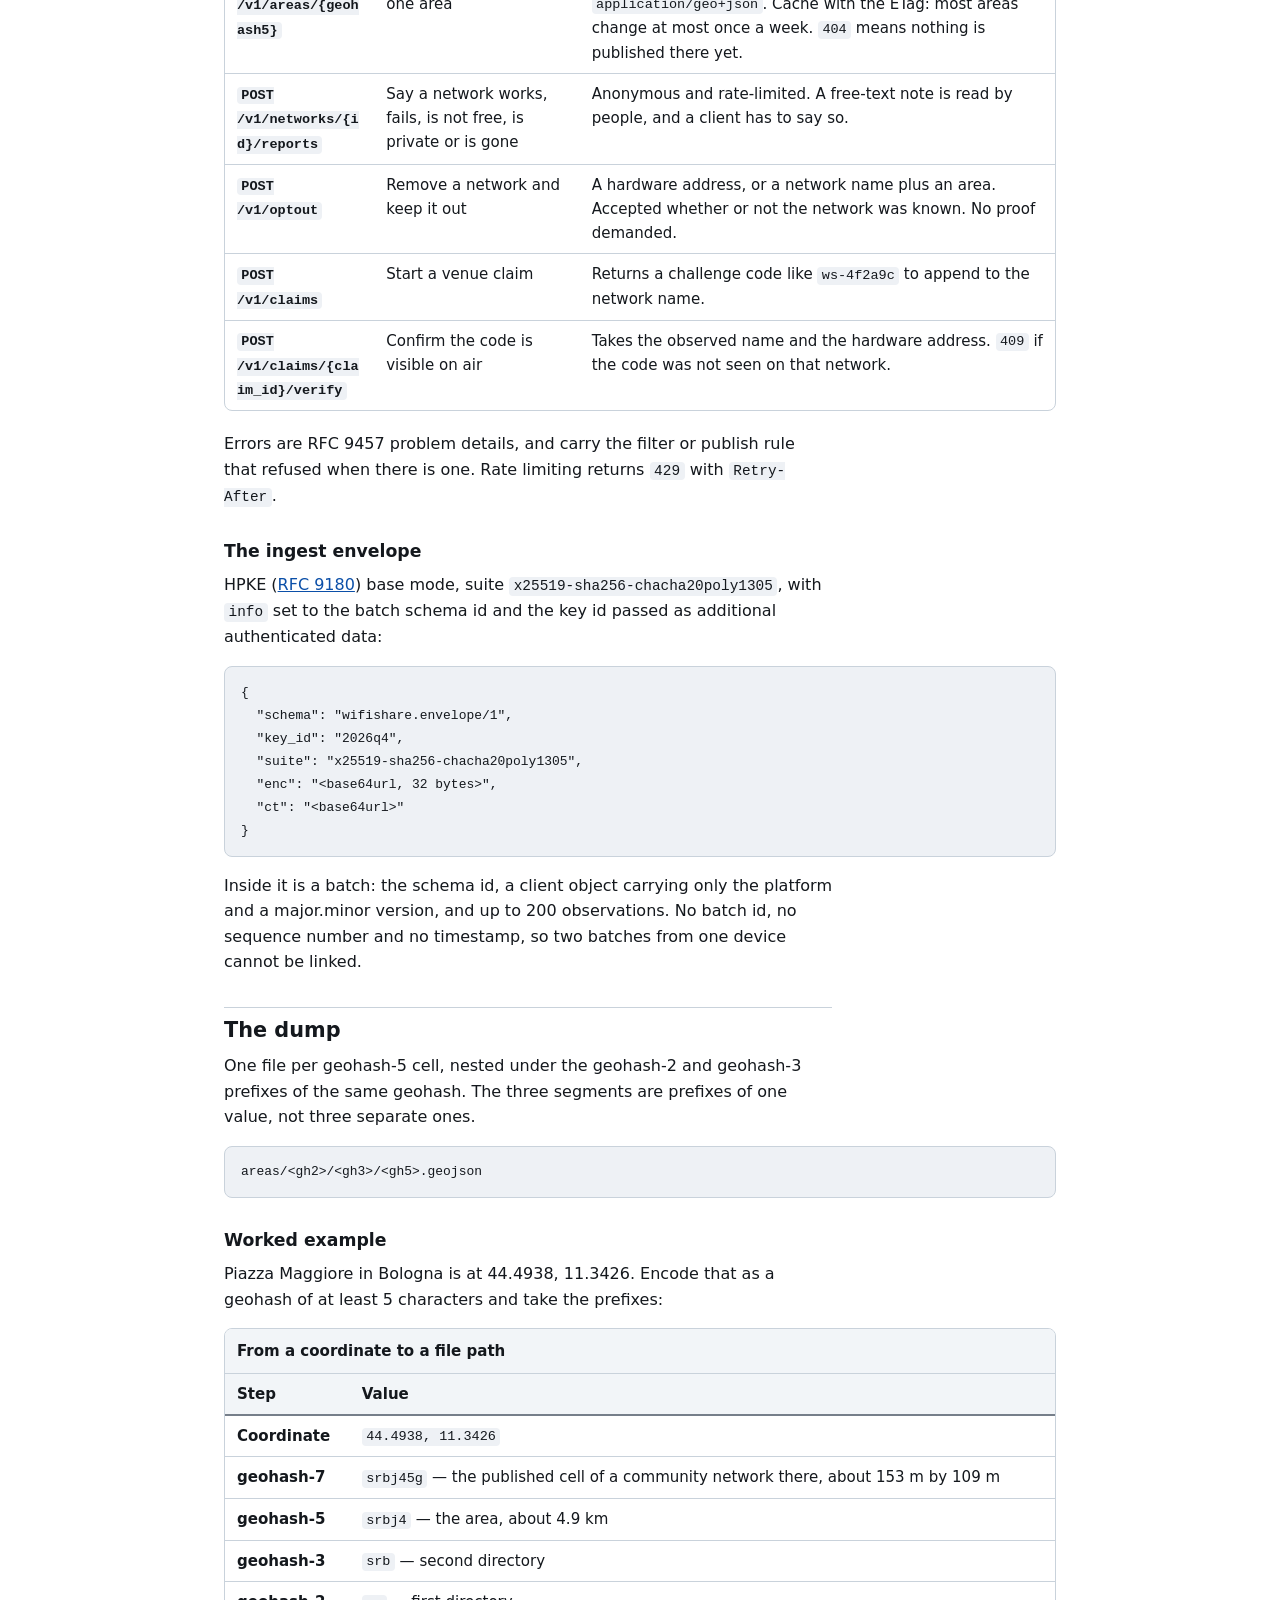
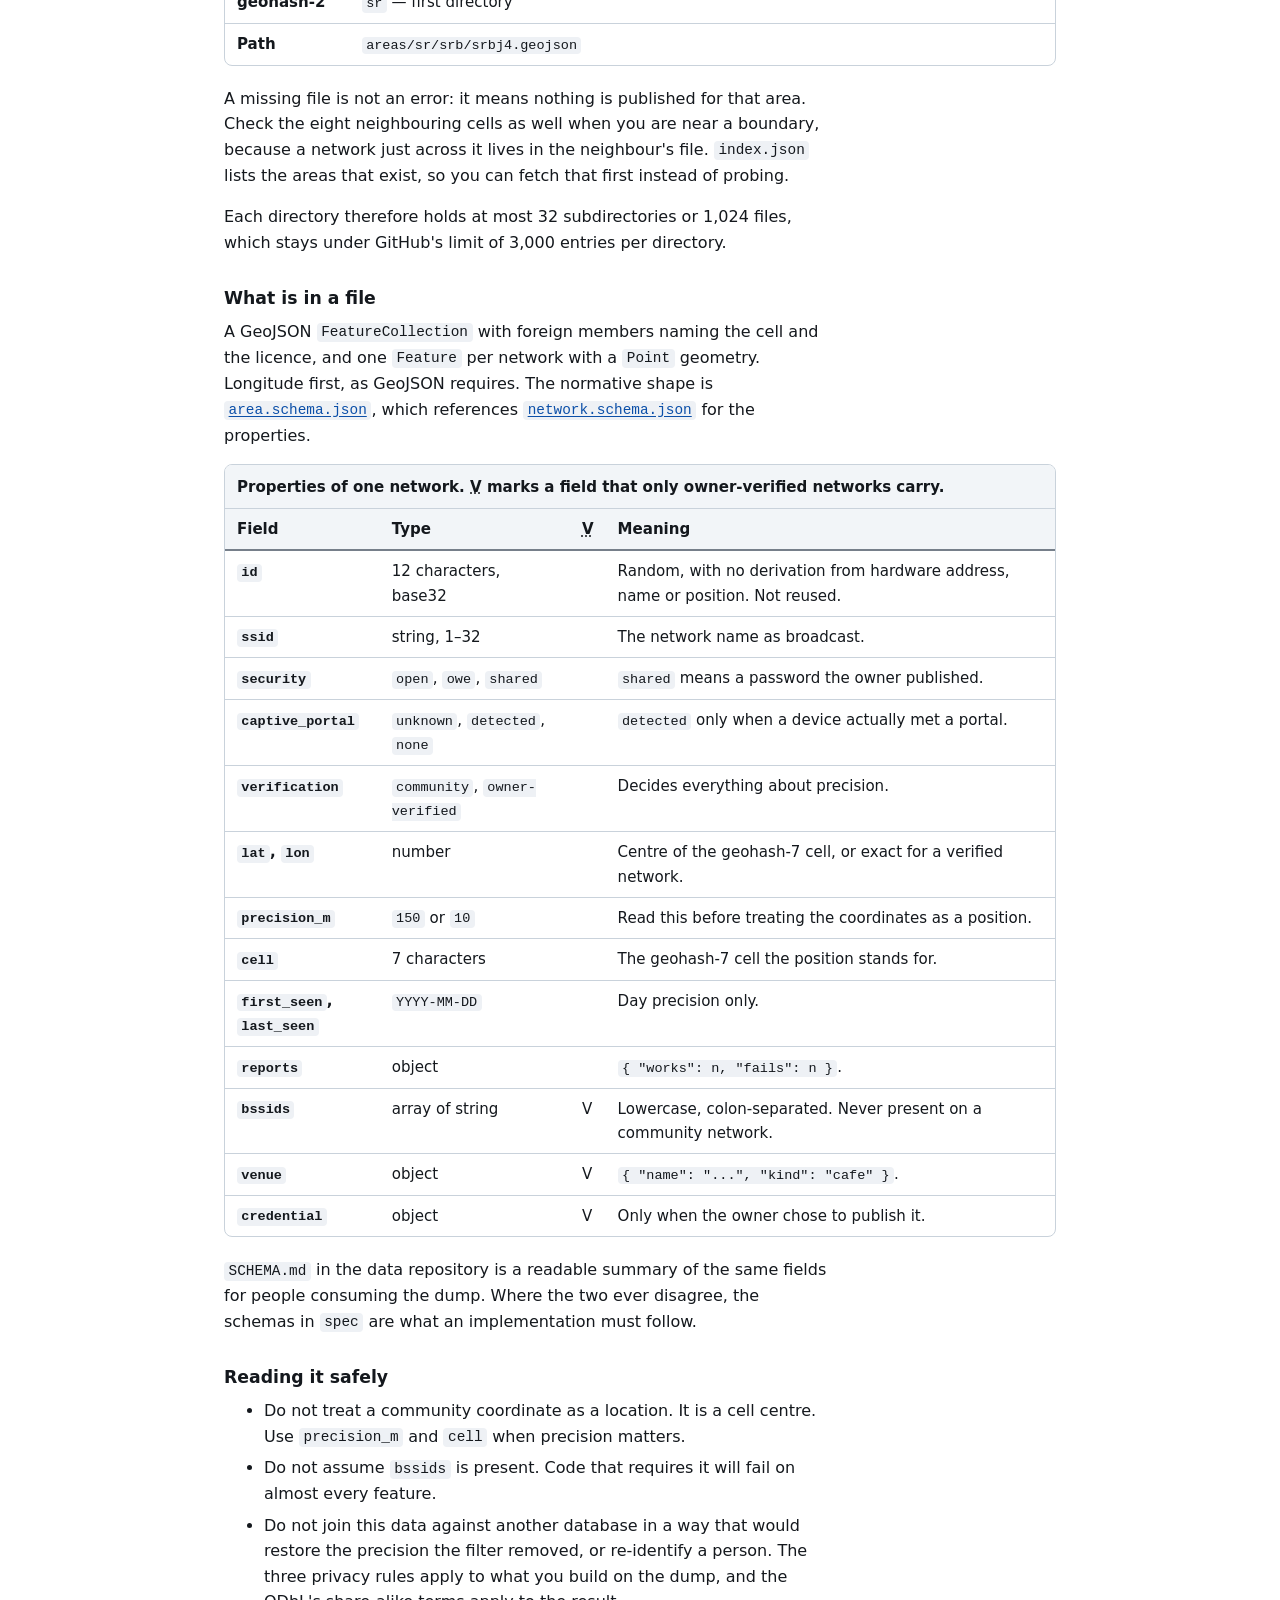
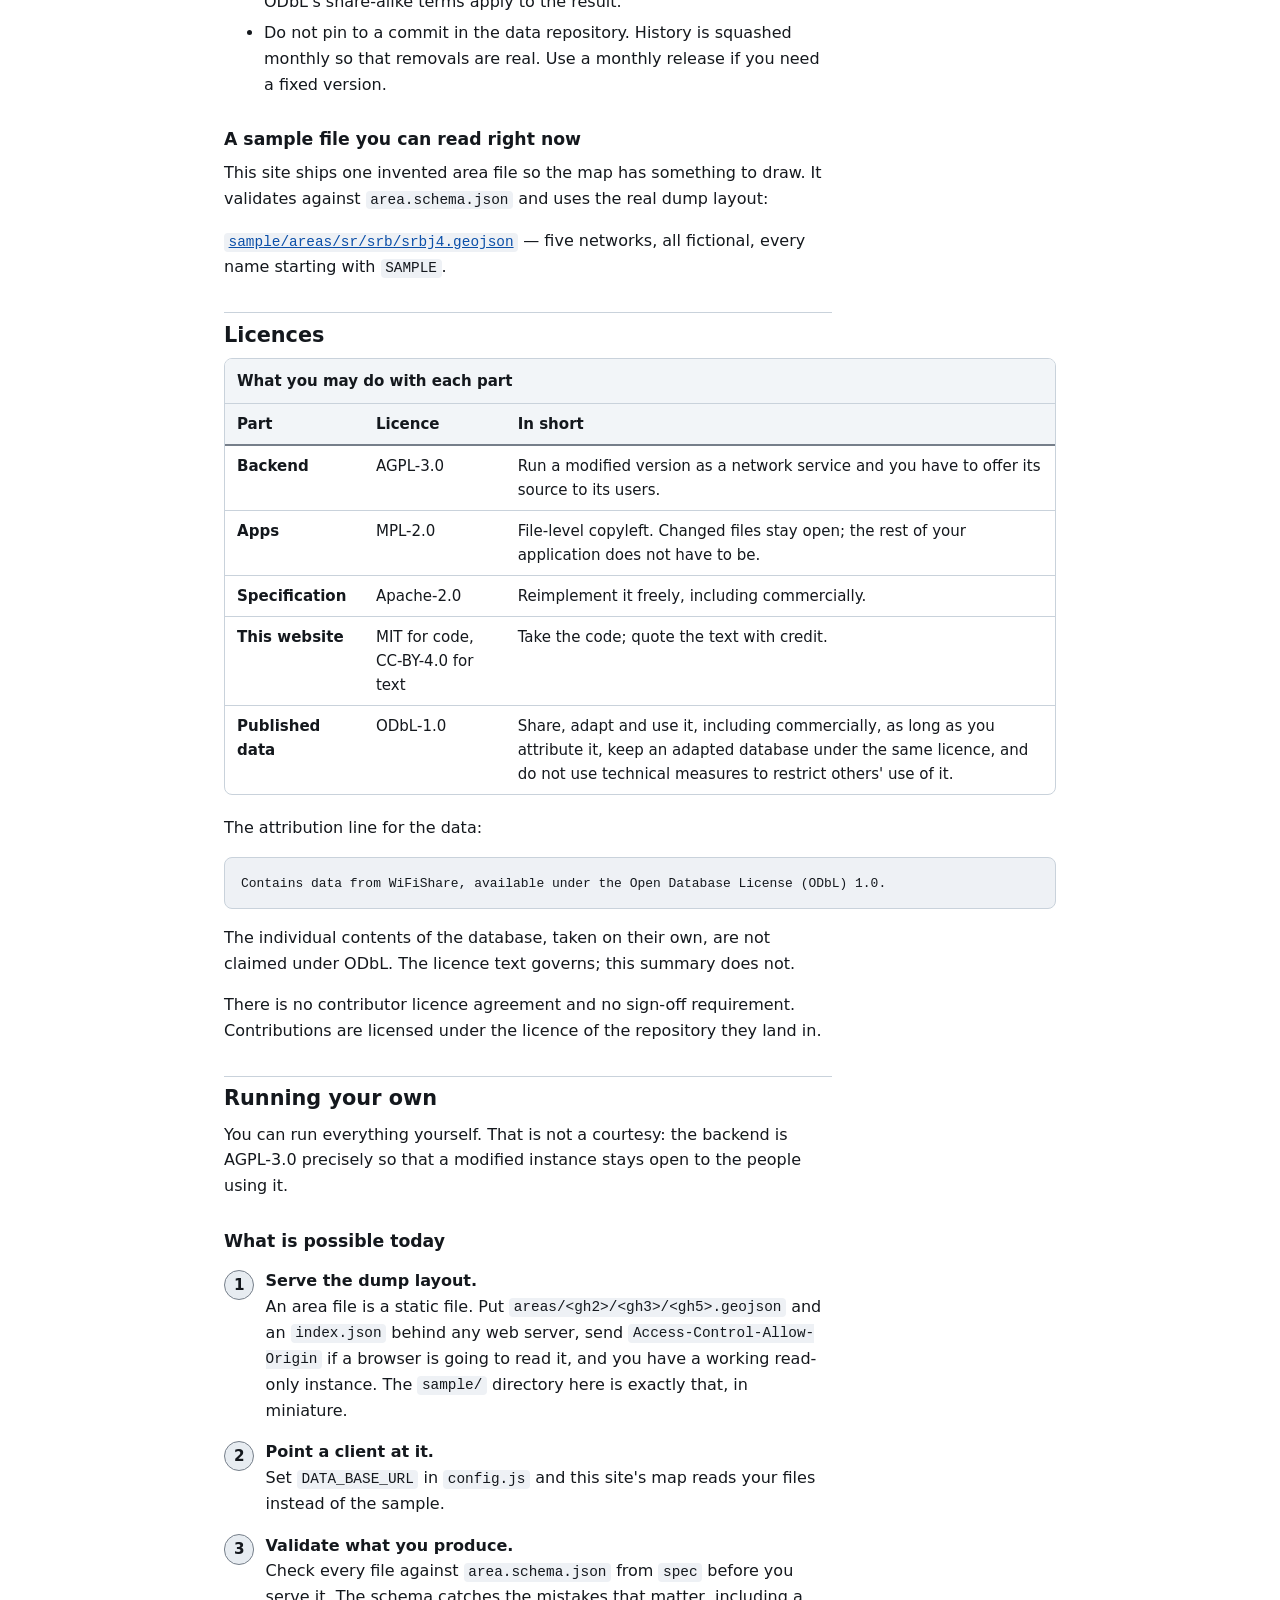
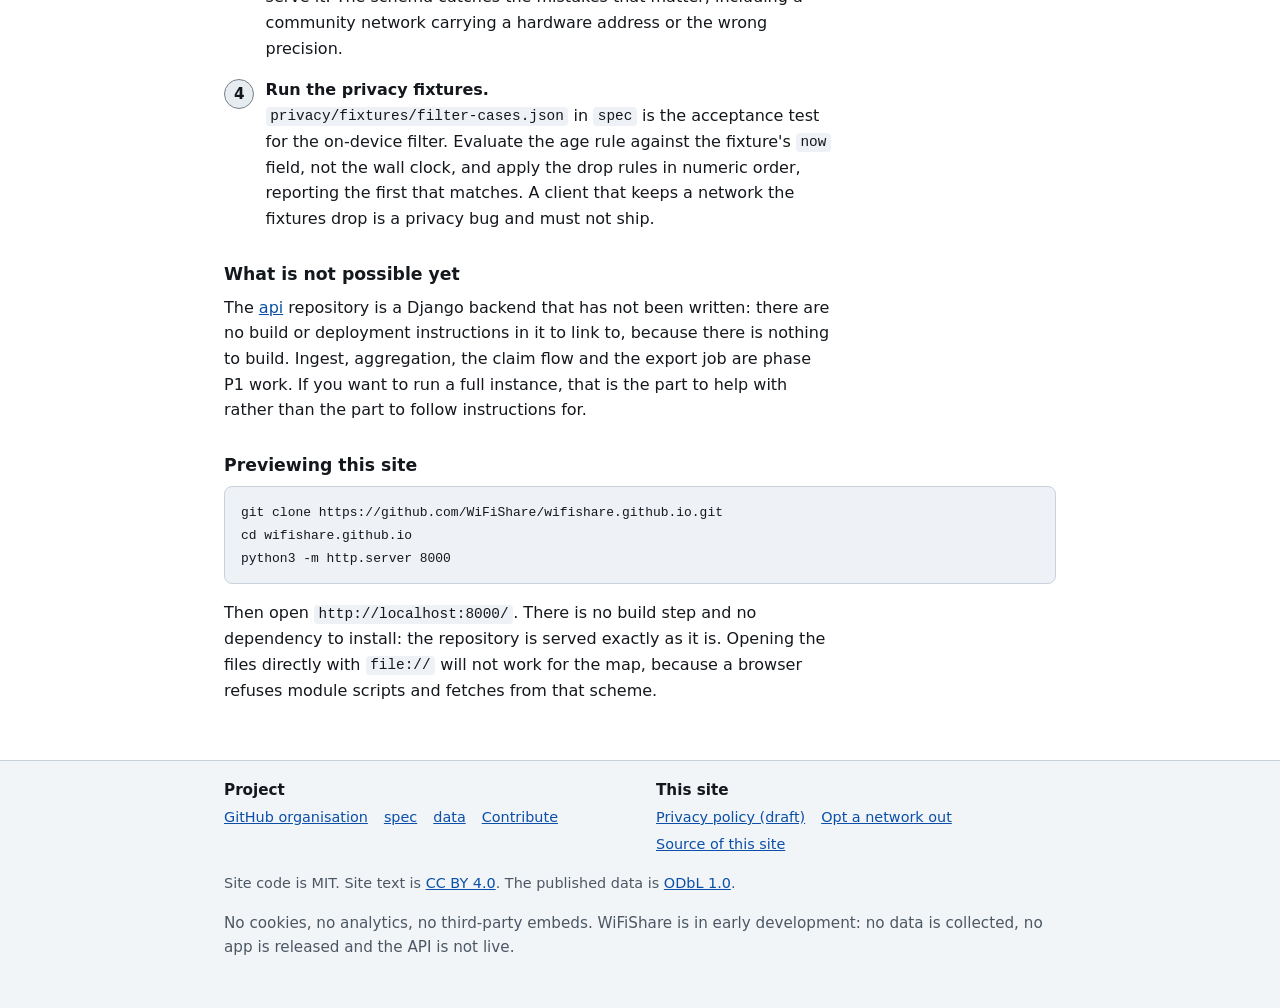
<file: developers.html>
<!DOCTYPE html>
<html lang="en">
<head>
<meta charset="utf-8">
<meta name="viewport" content="width=device-width, initial-scale=1">
<title>Developers — WiFiShare</title>
<meta name="description" content="The WiFiShare API, the dump format with a worked path example, the licences, and how to run your own instance.">
<meta name="color-scheme" content="light dark">
<link rel="stylesheet" href="assets/css/site.css">
</head>
<body>
<a class="skip-link" href="#main">Skip to main content</a>

<header class="site-header">
  <div class="wrap">
    <p class="brand-block">
      <a class="brand" href="index.html">WiFiShare</a>
      <span class="brand-tag">Early development. Nothing is collected yet.</span>
    </p>
    <nav class="site-nav" aria-label="Main">
      <ul role="list">
        <li><a href="index.html">Home</a></li>
        <li><a href="how-it-works.html">How it works</a></li>
        <li><a href="map.html">Map</a></li>
        <li><a href="apps.html">Apps</a></li>
        <li><a href="venues.html">Venues</a></li>
        <li><a href="developers.html" aria-current="page">Developers</a></li>
        <li><a href="privacy.html">Privacy</a></li>
        <li><a href="optout.html">Opt out</a></li>
        <li><a href="contribute.html">Contribute</a></li>
      </ul>
    </nav>
  </div>
</header>

<main id="main">
  <div class="wrap">

    <h1>Developers</h1>

    <p class="lede">Everything the project agrees on lives in the
    <a href="https://github.com/WiFiShare/spec">spec</a> repository: the data
    model, the JSON Schemas, the OpenAPI document, the privacy rules and the
    test fixtures. If an implementation and that repository disagree, that
    repository is right.</p>

    <div class="banner banner--warn">
      <p><strong class="banner-title">Nothing here is running</strong>
      The API is not deployed. <code>api.wifishare.example</code> in the OpenAPI
      document is a placeholder, chosen so that nobody accidentally points a
      client at a real host: the production address is decided when hosting is.
      The dump repository exists but is empty. The specification is version
      <code>1</code>, marked draft, and nothing in it is frozen until the first
      public beta.</p>
    </div>

    <h2>The repositories</h2>

    <div class="table-scroll">
      <table>
        <caption>Where each part lives</caption>
        <thead>
          <tr>
            <th scope="col">Repository</th>
            <th scope="col">What it is</th>
            <th scope="col">Licence</th>
          </tr>
        </thead>
        <tbody>
          <tr>
            <th scope="row"><a href="https://github.com/WiFiShare/spec">spec</a></th>
            <td>Data model, JSON Schemas, OpenAPI, privacy rules, fixtures</td>
            <td>Apache-2.0</td>
          </tr>
          <tr>
            <th scope="row"><a href="https://github.com/WiFiShare/api">api</a></th>
            <td>Django backend: anonymous ingest, area lookups, dump export</td>
            <td>AGPL-3.0</td>
          </tr>
          <tr>
            <th scope="row"><a href="https://github.com/WiFiShare/android">android</a></th>
            <td>Kotlin app that scans, shares and joins</td>
            <td>MPL-2.0</td>
          </tr>
          <tr>
            <th scope="row"><a href="https://github.com/WiFiShare/ios">ios</a></th>
            <td>Swift app that finds and joins</td>
            <td>MPL-2.0</td>
          </tr>
          <tr>
            <th scope="row"><a href="https://github.com/WiFiShare/data">data</a></th>
            <td>The weekly public dump</td>
            <td>ODbL-1.0</td>
          </tr>
          <tr>
            <th scope="row"><a href="https://github.com/WiFiShare/wifishare.github.io">wifishare.github.io</a></th>
            <td>This website</td>
            <td>MIT for code, CC-BY-4.0 for text</td>
          </tr>
        </tbody>
      </table>
    </div>

    <h2>The API, version 1</h2>

    <p>Three properties are load-bearing, and any reimplementation has to keep
    them:</p>

    <ul>
      <li>Contributing needs no account and carries no device identifier. A
      batch is encrypted with HPKE to an ingest key before it is posted, so
      proxies and logs never see it.</li>
      <li>A lookup asks for a geohash-5 area, about 4.9 km across, so the server
      is never told a caller's precise position.</li>
      <li>There is no endpoint that resolves a hardware address to a position,
      and community-found networks carry no hardware address at all.</li>
    </ul>

    <div class="table-scroll">
      <table>
        <caption>Endpoints, from <code>openapi.yaml</code></caption>
        <thead>
          <tr>
            <th scope="col">Endpoint</th>
            <th scope="col">Does</th>
            <th scope="col">Notes</th>
          </tr>
        </thead>
        <tbody>
          <tr>
            <th scope="row"><code>GET /v1/keys</code></th>
            <td>Current ingest public keys, newest first</td>
            <td>Clients ship with a pinned key and refresh here. After a
            rotation the previous key stays valid for 30 days.</td>
          </tr>
          <tr>
            <th scope="row"><code>POST /v1/batches</code></th>
            <td>Submit an encrypted batch of observations</td>
            <td>Body is an envelope. Returns <code>202</code> with how many
            observations were accepted and rejected, and which rule ids refused,
            never which network. <code>409</code> means the key id is retired:
            fetch <code>/v1/keys</code> and resend.</td>
          </tr>
          <tr>
            <th scope="row"><code>GET /v1/areas/{geohash5}</code></th>
            <td>Published networks in one area</td>
            <td>Returns the same document as the file in the dump, as
            <code>application/geo+json</code>. Cache with the ETag: most areas
            change at most once a week. <code>404</code> means nothing is
            published there yet.</td>
          </tr>
          <tr>
            <th scope="row"><code>POST /v1/networks/{id}/reports</code></th>
            <td>Say a network works, fails, is not free, is private or is gone</td>
            <td>Anonymous and rate-limited. A free-text note is read by people,
            and a client has to say so.</td>
          </tr>
          <tr>
            <th scope="row"><code>POST /v1/optout</code></th>
            <td>Remove a network and keep it out</td>
            <td>A hardware address, or a network name plus an area. Accepted
            whether or not the network was known. No proof demanded.</td>
          </tr>
          <tr>
            <th scope="row"><code>POST /v1/claims</code></th>
            <td>Start a venue claim</td>
            <td>Returns a challenge code like <code>ws-4f2a9c</code> to append
            to the network name.</td>
          </tr>
          <tr>
            <th scope="row"><code>POST /v1/claims/{claim_id}/verify</code></th>
            <td>Confirm the code is visible on air</td>
            <td>Takes the observed name and the hardware address.
            <code>409</code> if the code was not seen on that network.</td>
          </tr>
        </tbody>
      </table>
    </div>

    <p>Errors are RFC 9457 problem details, and carry the filter or publish rule
    that refused when there is one. Rate limiting returns <code>429</code> with
    <code>Retry-After</code>.</p>

    <h3>The ingest envelope</h3>

    <p>HPKE (<a href="https://www.rfc-editor.org/rfc/rfc9180.html">RFC 9180</a>)
    base mode, suite <code>x25519-sha256-chacha20poly1305</code>, with
    <code>info</code> set to the batch schema id and the key id passed as
    additional authenticated data:</p>

<pre><code>{
  "schema": "wifishare.envelope/1",
  "key_id": "2026q4",
  "suite": "x25519-sha256-chacha20poly1305",
  "enc": "&lt;base64url, 32 bytes&gt;",
  "ct": "&lt;base64url&gt;"
}</code></pre>

    <p>Inside it is a batch: the schema id, a client object carrying only the
    platform and a major.minor version, and up to 200 observations. No batch id,
    no sequence number and no timestamp, so two batches from one device cannot
    be linked.</p>

    <h2>The dump</h2>

    <p>One file per geohash-5 cell, nested under the geohash-2 and geohash-3
    prefixes of the same geohash. The three segments are prefixes of one value,
    not three separate ones.</p>

<pre><code>areas/&lt;gh2&gt;/&lt;gh3&gt;/&lt;gh5&gt;.geojson</code></pre>

    <h3>Worked example</h3>

    <p>Piazza Maggiore in Bologna is at 44.4938, 11.3426. Encode that as a
    geohash of at least 5 characters and take the prefixes:</p>

    <div class="table-scroll">
      <table>
        <caption>From a coordinate to a file path</caption>
        <thead>
          <tr><th scope="col">Step</th><th scope="col">Value</th></tr>
        </thead>
        <tbody>
          <tr><th scope="row">Coordinate</th><td><code>44.4938, 11.3426</code></td></tr>
          <tr><th scope="row">geohash-7</th><td><code>srbj45g</code> — the published cell of a community network there, about 153 m by 109 m</td></tr>
          <tr><th scope="row">geohash-5</th><td><code>srbj4</code> — the area, about 4.9 km</td></tr>
          <tr><th scope="row">geohash-3</th><td><code>srb</code> — second directory</td></tr>
          <tr><th scope="row">geohash-2</th><td><code>sr</code> — first directory</td></tr>
          <tr><th scope="row">Path</th><td><code>areas/sr/srb/srbj4.geojson</code></td></tr>
        </tbody>
      </table>
    </div>

    <p>A missing file is not an error: it means nothing is published for that
    area. Check the eight neighbouring cells as well when you are near a
    boundary, because a network just across it lives in the neighbour's file.
    <code>index.json</code> lists the areas that exist, so you can fetch that
    first instead of probing.</p>

    <p>Each directory therefore holds at most 32 subdirectories or 1,024 files,
    which stays under GitHub's limit of 3,000 entries per directory.</p>

    <h3>What is in a file</h3>

    <p>A GeoJSON <code>FeatureCollection</code> with foreign members naming the
    cell and the licence, and one <code>Feature</code> per network with a
    <code>Point</code> geometry. Longitude first, as GeoJSON requires. The
    normative shape is
    <a href="https://github.com/WiFiShare/spec/blob/main/schemas/area.schema.json"><code>area.schema.json</code></a>,
    which references
    <a href="https://github.com/WiFiShare/spec/blob/main/schemas/network.schema.json"><code>network.schema.json</code></a>
    for the properties.</p>

    <div class="table-scroll">
      <table>
        <caption>Properties of one network. <abbr title="verified only">V</abbr> marks a field that only owner-verified networks carry.</caption>
        <thead>
          <tr>
            <th scope="col">Field</th>
            <th scope="col">Type</th>
            <th scope="col"><abbr title="verified only">V</abbr></th>
            <th scope="col">Meaning</th>
          </tr>
        </thead>
        <tbody>
          <tr><th scope="row"><code>id</code></th><td>12 characters, base32</td><td></td><td>Random, with no derivation from hardware address, name or position. Not reused.</td></tr>
          <tr><th scope="row"><code>ssid</code></th><td>string, 1–32</td><td></td><td>The network name as broadcast.</td></tr>
          <tr><th scope="row"><code>security</code></th><td><code>open</code>, <code>owe</code>, <code>shared</code></td><td></td><td><code>shared</code> means a password the owner published.</td></tr>
          <tr><th scope="row"><code>captive_portal</code></th><td><code>unknown</code>, <code>detected</code>, <code>none</code></td><td></td><td><code>detected</code> only when a device actually met a portal.</td></tr>
          <tr><th scope="row"><code>verification</code></th><td><code>community</code>, <code>owner-verified</code></td><td></td><td>Decides everything about precision.</td></tr>
          <tr><th scope="row"><code>lat</code>, <code>lon</code></th><td>number</td><td></td><td>Centre of the geohash-7 cell, or exact for a verified network.</td></tr>
          <tr><th scope="row"><code>precision_m</code></th><td><code>150</code> or <code>10</code></td><td></td><td>Read this before treating the coordinates as a position.</td></tr>
          <tr><th scope="row"><code>cell</code></th><td>7 characters</td><td></td><td>The geohash-7 cell the position stands for.</td></tr>
          <tr><th scope="row"><code>first_seen</code>, <code>last_seen</code></th><td><code>YYYY-MM-DD</code></td><td></td><td>Day precision only.</td></tr>
          <tr><th scope="row"><code>reports</code></th><td>object</td><td></td><td><code>{ "works": n, "fails": n }</code>.</td></tr>
          <tr><th scope="row"><code>bssids</code></th><td>array of string</td><td>V</td><td>Lowercase, colon-separated. Never present on a community network.</td></tr>
          <tr><th scope="row"><code>venue</code></th><td>object</td><td>V</td><td><code>{ "name": "...", "kind": "cafe" }</code>.</td></tr>
          <tr><th scope="row"><code>credential</code></th><td>object</td><td>V</td><td>Only when the owner chose to publish it.</td></tr>
        </tbody>
      </table>
    </div>

    <p><code>SCHEMA.md</code> in the data repository is a readable summary of
    the same fields for people consuming the dump. Where the two ever disagree,
    the schemas in <code>spec</code> are what an implementation must follow.</p>

    <h3>Reading it safely</h3>

    <ul>
      <li>Do not treat a community coordinate as a location. It is a cell
      centre. Use <code>precision_m</code> and <code>cell</code> when precision
      matters.</li>
      <li>Do not assume <code>bssids</code> is present. Code that requires it
      will fail on almost every feature.</li>
      <li>Do not join this data against another database in a way that would
      restore the precision the filter removed, or re-identify a person. The
      three privacy rules apply to what you build on the dump, and the ODbL's
      share-alike terms apply to the result.</li>
      <li>Do not pin to a commit in the data repository. History is squashed
      monthly so that removals are real. Use a monthly release if you need a
      fixed version.</li>
    </ul>

    <h3>A sample file you can read right now</h3>

    <p>This site ships one invented area file so the map has something to draw.
    It validates against <code>area.schema.json</code> and uses the real dump
    layout:</p>

    <p><a href="sample/areas/sr/srb/srbj4.geojson"><code>sample/areas/sr/srb/srbj4.geojson</code></a>
    — five networks, all fictional, every name starting with
    <code>SAMPLE</code>.</p>

    <h2>Licences</h2>

    <div class="table-scroll">
      <table>
        <caption>What you may do with each part</caption>
        <thead>
          <tr><th scope="col">Part</th><th scope="col">Licence</th><th scope="col">In short</th></tr>
        </thead>
        <tbody>
          <tr>
            <th scope="row">Backend</th>
            <td>AGPL-3.0</td>
            <td>Run a modified version as a network service and you have to
            offer its source to its users.</td>
          </tr>
          <tr>
            <th scope="row">Apps</th>
            <td>MPL-2.0</td>
            <td>File-level copyleft. Changed files stay open; the rest of your
            application does not have to be.</td>
          </tr>
          <tr>
            <th scope="row">Specification</th>
            <td>Apache-2.0</td>
            <td>Reimplement it freely, including commercially.</td>
          </tr>
          <tr>
            <th scope="row">This website</th>
            <td>MIT for code, CC-BY-4.0 for text</td>
            <td>Take the code; quote the text with credit.</td>
          </tr>
          <tr>
            <th scope="row">Published data</th>
            <td>ODbL-1.0</td>
            <td>Share, adapt and use it, including commercially, as long as you
            attribute it, keep an adapted database under the same licence, and
            do not use technical measures to restrict others' use of it.</td>
          </tr>
        </tbody>
      </table>
    </div>

    <p>The attribution line for the data:</p>

<pre><code>Contains data from WiFiShare, available under the Open Database License (ODbL) 1.0.</code></pre>

    <p>The individual contents of the database, taken on their own, are not
    claimed under ODbL. The licence text governs; this summary does not.</p>

    <p>There is no contributor licence agreement and no sign-off requirement.
    Contributions are licensed under the licence of the repository they land
    in.</p>

    <h2>Running your own</h2>

    <p>You can run everything yourself. That is not a courtesy: the backend is
    AGPL-3.0 precisely so that a modified instance stays open to the people
    using it.</p>

    <h3>What is possible today</h3>

    <ol class="steps">
      <li><b>Serve the dump layout.</b>
        An area file is a static file. Put
        <code>areas/&lt;gh2&gt;/&lt;gh3&gt;/&lt;gh5&gt;.geojson</code> and an
        <code>index.json</code> behind any web server, send
        <code>Access-Control-Allow-Origin</code> if a browser is going to read
        it, and you have a working read-only instance. The
        <code>sample/</code> directory here is exactly that, in miniature.</li>
      <li><b>Point a client at it.</b>
        Set <code>DATA_BASE_URL</code> in <code>config.js</code> and this
        site's map reads your files instead of the sample.</li>
      <li><b>Validate what you produce.</b>
        Check every file against <code>area.schema.json</code> from
        <code>spec</code> before you serve it. The schema catches the mistakes
        that matter, including a community network carrying a hardware address
        or the wrong precision.</li>
      <li><b>Run the privacy fixtures.</b>
        <code>privacy/fixtures/filter-cases.json</code> in <code>spec</code> is
        the acceptance test for the on-device filter. Evaluate the age rule
        against the fixture's <code>now</code> field, not the wall clock, and
        apply the drop rules in numeric order, reporting the first that matches.
        A client that keeps a network the fixtures drop is a privacy bug and
        must not ship.</li>
    </ol>

    <h3>What is not possible yet</h3>

    <p>The <a href="https://github.com/WiFiShare/api">api</a> repository is a
    Django backend that has not been written: there are no build or deployment
    instructions in it to link to, because there is nothing to build. Ingest,
    aggregation, the claim flow and the export job are phase P1 work. If you
    want to run a full instance, that is the part to help with rather than the
    part to follow instructions for.</p>

    <h3>Previewing this site</h3>

<pre><code>git clone https://github.com/WiFiShare/wifishare.github.io.git
cd wifishare.github.io
python3 -m http.server 8000</code></pre>

    <p>Then open <code>http://localhost:8000/</code>. There is no build step and
    no dependency to install: the repository is served exactly as it is. Opening
    the files directly with <code>file://</code> will not work for the map,
    because a browser refuses module scripts and fetches from that scheme.</p>

  </div>
</main>

<footer class="site-footer">
  <div class="wrap">
    <div class="footer-cols">
      <div>
        <h2>Project</h2>
        <ul role="list">
          <li><a href="https://github.com/WiFiShare">GitHub organisation</a></li>
          <li><a href="https://github.com/WiFiShare/spec">spec</a></li>
          <li><a href="https://github.com/WiFiShare/data">data</a></li>
          <li><a href="contribute.html">Contribute</a></li>
        </ul>
      </div>
      <div>
        <h2>This site</h2>
        <ul role="list">
          <li><a href="privacy.html">Privacy policy (draft)</a></li>
          <li><a href="optout.html">Opt a network out</a></li>
          <li><a href="https://github.com/WiFiShare/wifishare.github.io">Source of this site</a></li>
        </ul>
      </div>
    </div>
    <p>Site code is MIT. Site text is
      <a href="https://creativecommons.org/licenses/by/4.0/">CC BY 4.0</a>.
      The published data is
      <a href="https://opendatacommons.org/licenses/odbl/1-0/">ODbL 1.0</a>.</p>
    <p class="status-line">No cookies, no analytics, no third-party embeds.
      WiFiShare is in early development: no data is collected, no app is
      released and the API is not live.</p>
  </div>
</footer>

</body>
</html>
</file>
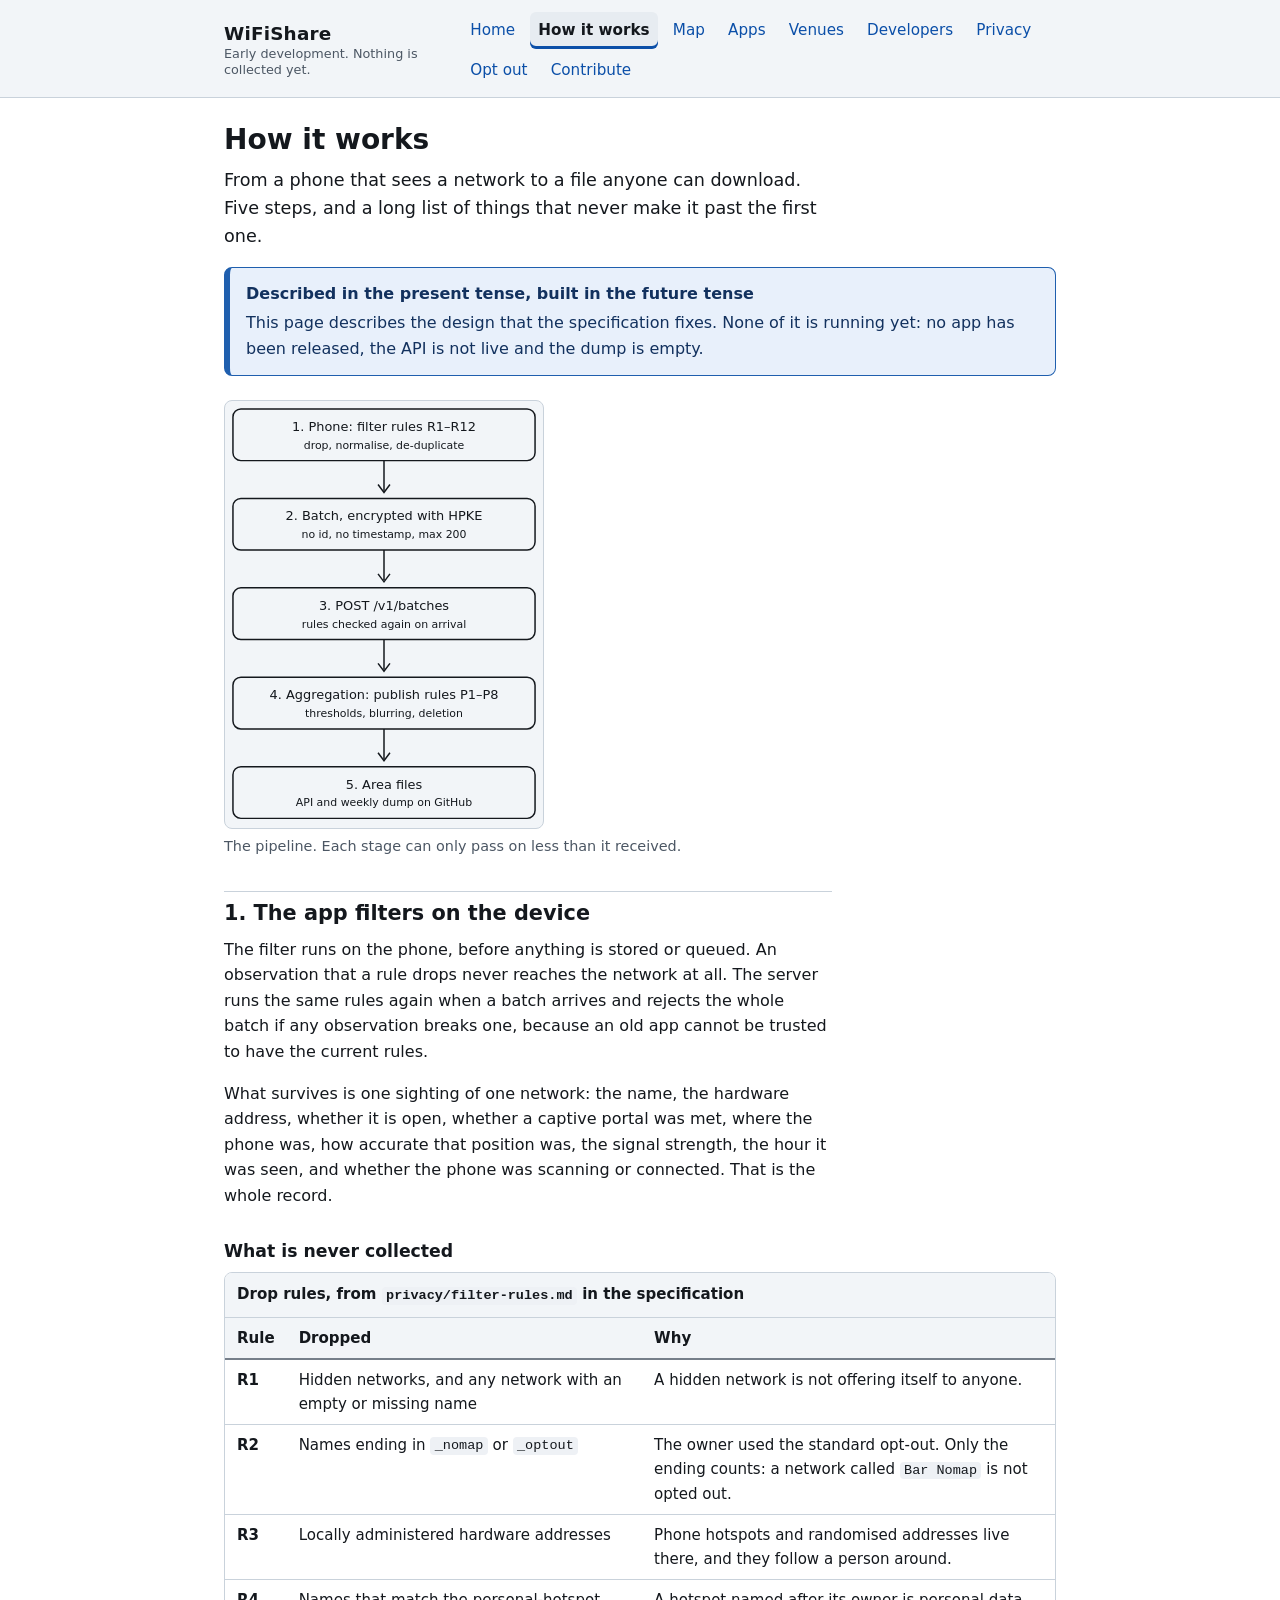
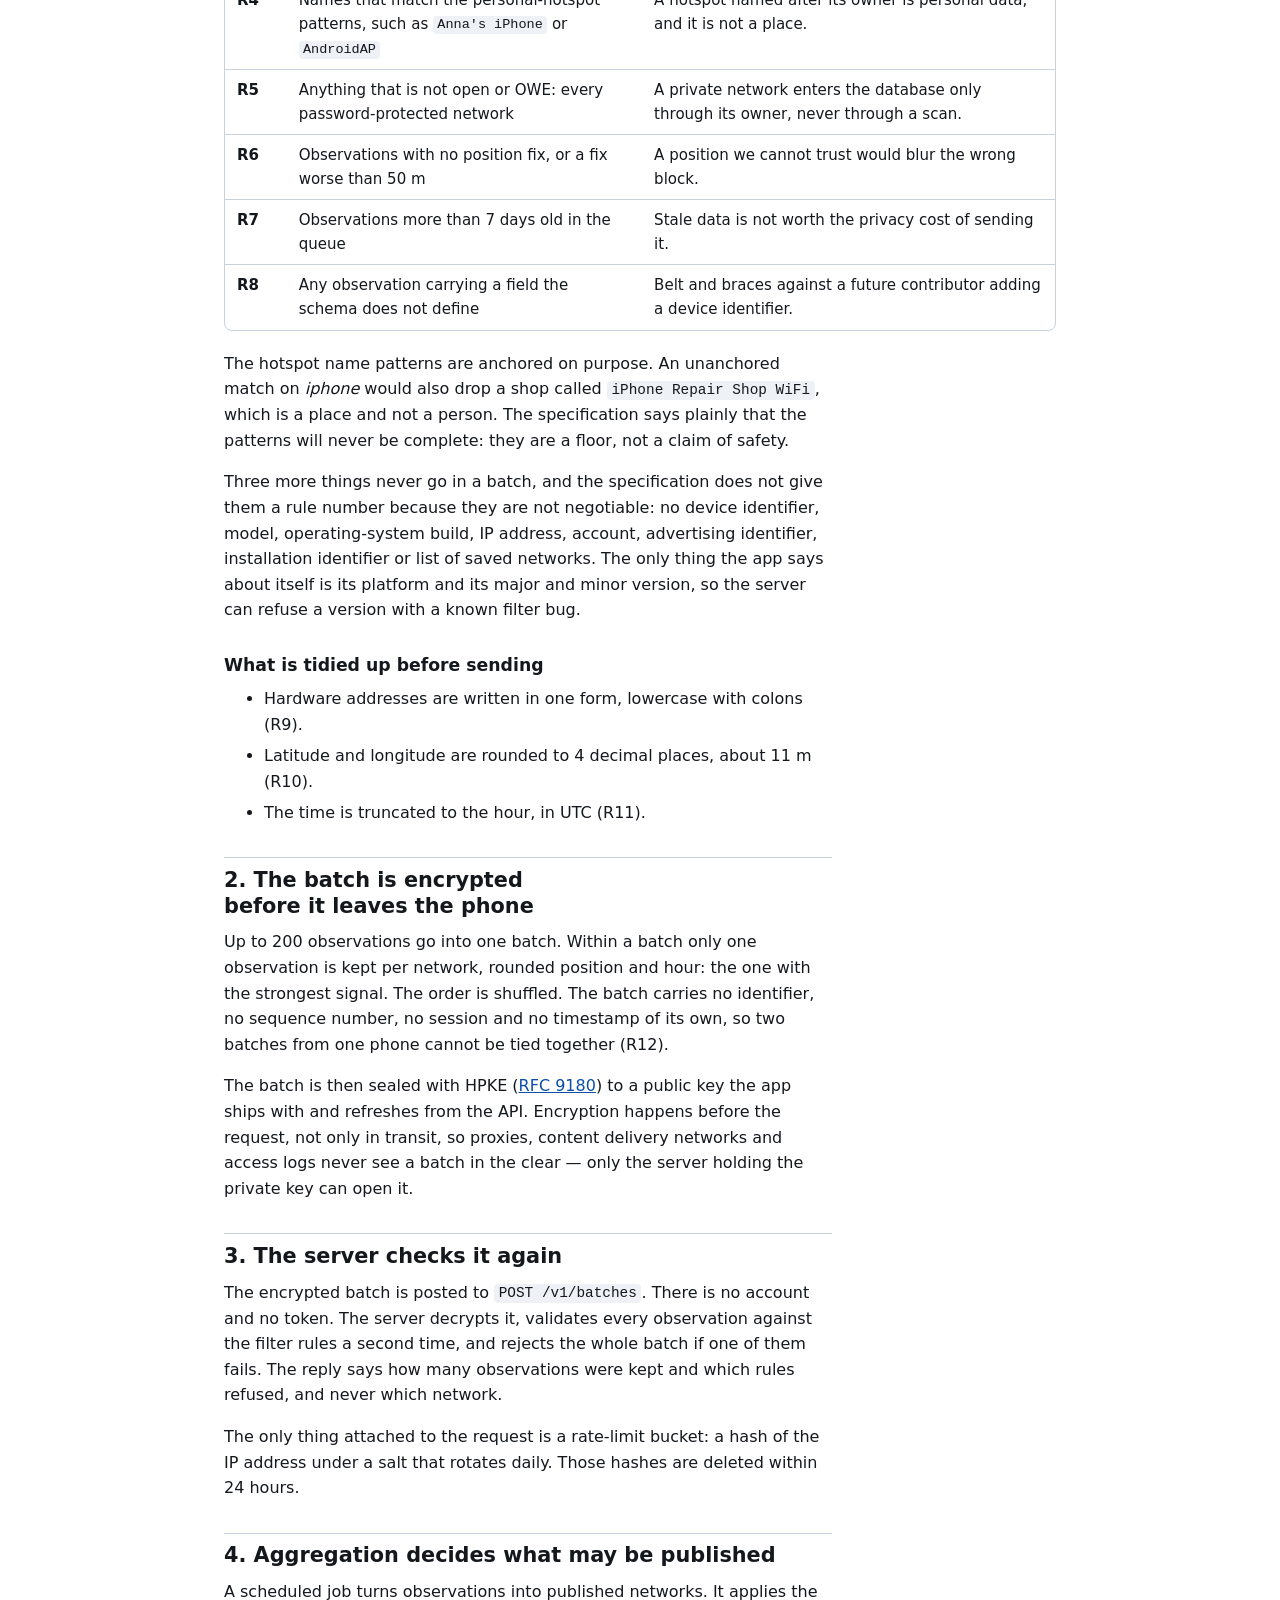
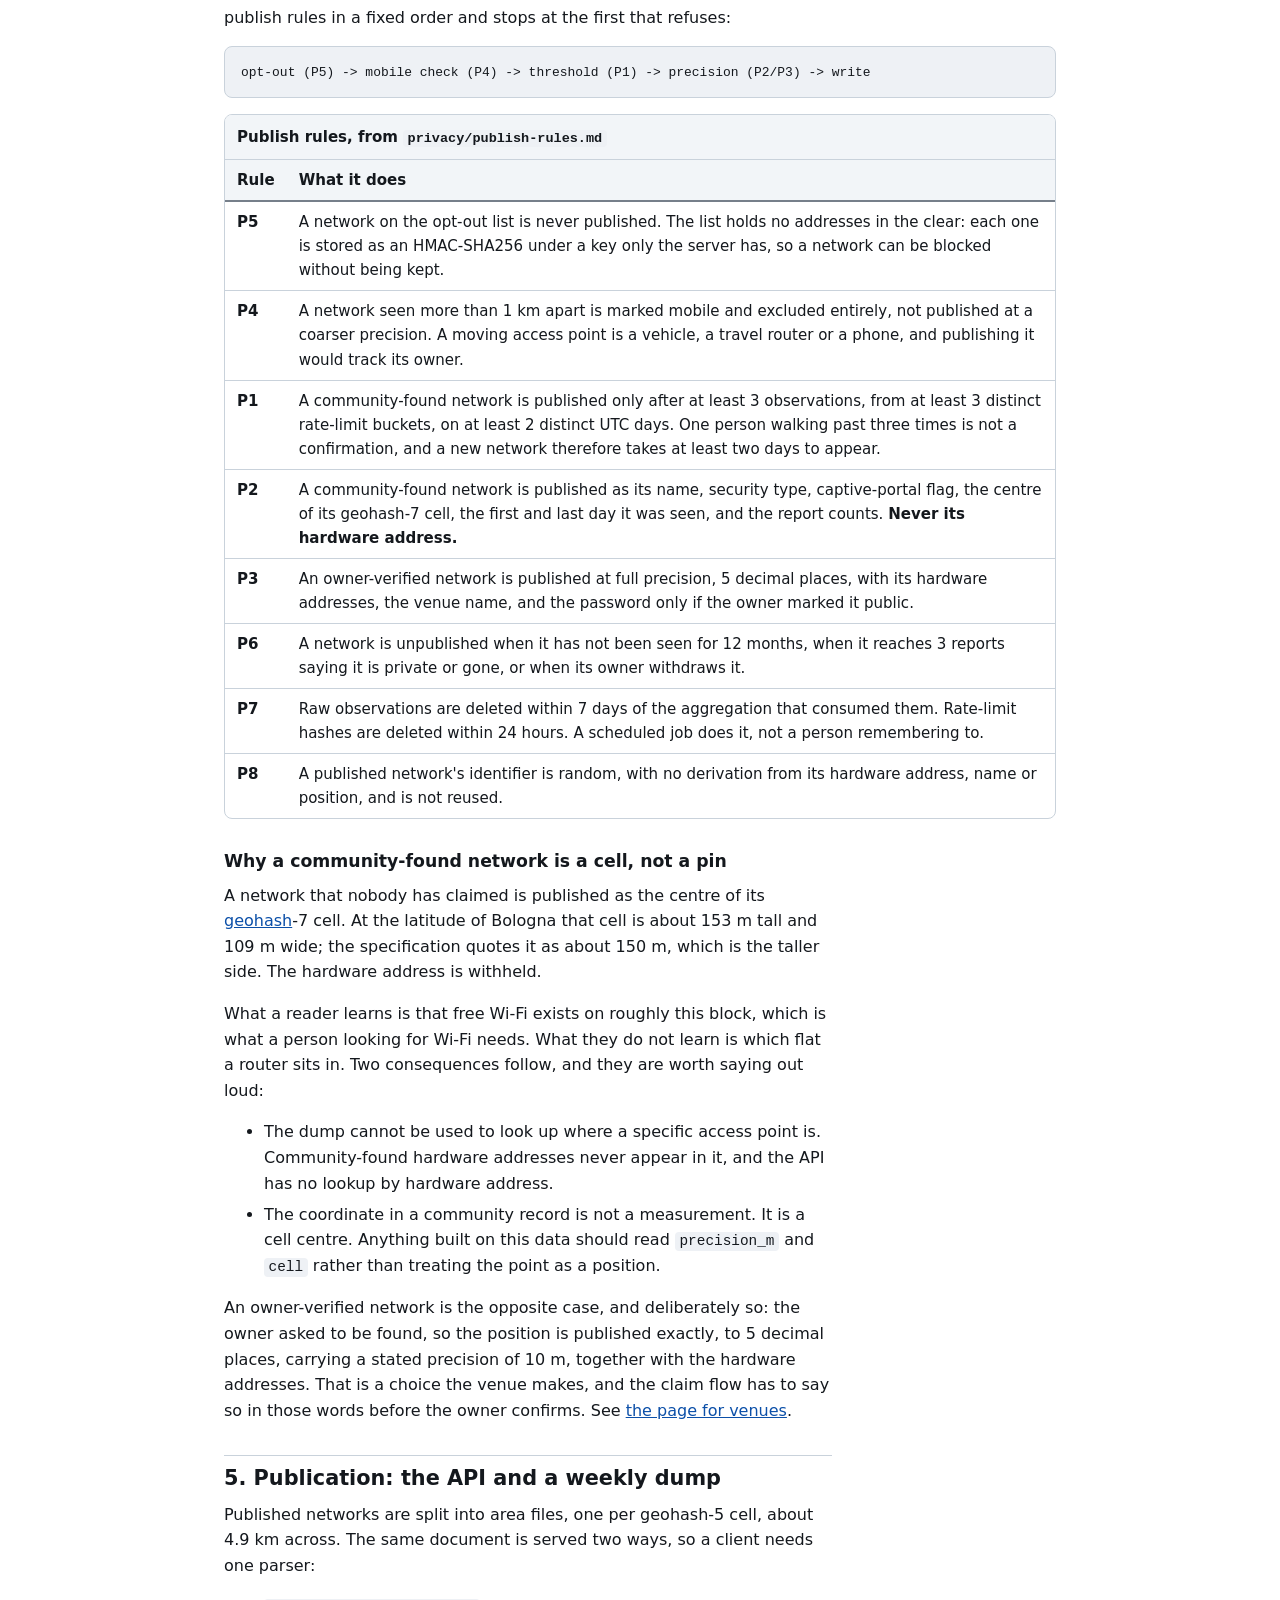
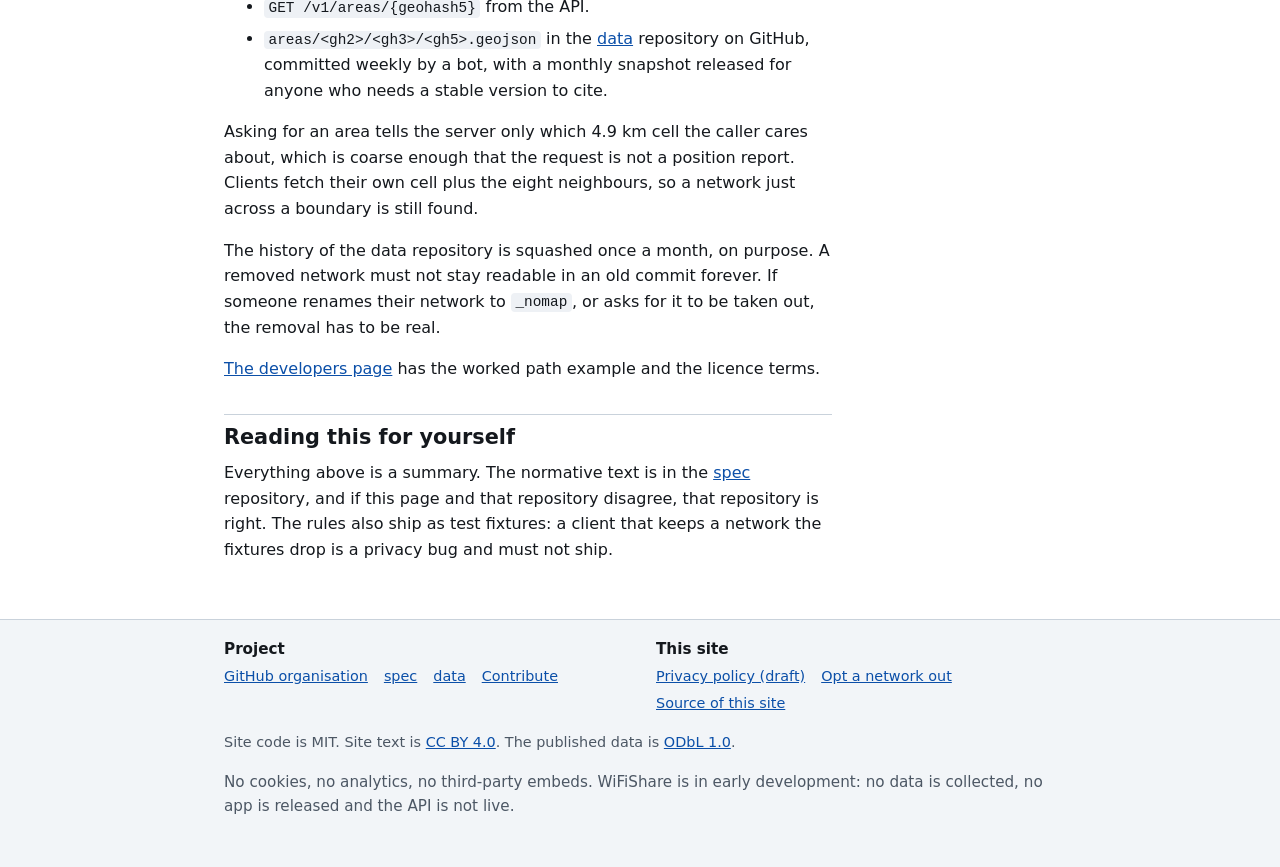
<file: how-it-works.html>
<!DOCTYPE html>
<html lang="en">
<head>
<meta charset="utf-8">
<meta name="viewport" content="width=device-width, initial-scale=1">
<title>How WiFiShare works — WiFiShare</title>
<meta name="description" content="The WiFiShare pipeline in plain words: filtering on the phone, an encrypted batch, aggregation, publish thresholds and a weekly dump on GitHub.">
<meta name="color-scheme" content="light dark">
<link rel="stylesheet" href="assets/css/site.css">
</head>
<body>
<a class="skip-link" href="#main">Skip to main content</a>

<header class="site-header">
  <div class="wrap">
    <p class="brand-block">
      <a class="brand" href="index.html">WiFiShare</a>
      <span class="brand-tag">Early development. Nothing is collected yet.</span>
    </p>
    <nav class="site-nav" aria-label="Main">
      <ul role="list">
        <li><a href="index.html">Home</a></li>
        <li><a href="how-it-works.html" aria-current="page">How it works</a></li>
        <li><a href="map.html">Map</a></li>
        <li><a href="apps.html">Apps</a></li>
        <li><a href="venues.html">Venues</a></li>
        <li><a href="developers.html">Developers</a></li>
        <li><a href="privacy.html">Privacy</a></li>
        <li><a href="optout.html">Opt out</a></li>
        <li><a href="contribute.html">Contribute</a></li>
      </ul>
    </nav>
  </div>
</header>

<main id="main">
  <div class="wrap">

    <h1>How it works</h1>

    <p class="lede">From a phone that sees a network to a file anyone can
    download. Five steps, and a long list of things that never make it past the
    first one.</p>

    <div class="banner banner--note">
      <p><strong class="banner-title">Described in the present tense, built in the future tense</strong>
      This page describes the design that the specification fixes. None of it is
      running yet: no app has been released, the API is not live and the dump is
      empty.</p>
    </div>

    <figure>
      <svg viewBox="0 0 320 430" width="320" height="430" role="img" aria-labelledby="pipe-title pipe-desc">
        <title id="pipe-title">The WiFiShare pipeline</title>
        <desc id="pipe-desc">Five stages in a vertical line: the phone filters,
        the batch is encrypted, it is posted to the API, the server aggregates
        and applies publish rules, and area files are published through the API
        and the weekly dump. The same stages are listed as text below.</desc>
        <g fill="none" stroke="currentColor" stroke-width="1.5">
          <rect x="8" y="8" width="304" height="52" rx="8"></rect>
          <rect x="8" y="98" width="304" height="52" rx="8"></rect>
          <rect x="8" y="188" width="304" height="52" rx="8"></rect>
          <rect x="8" y="278" width="304" height="52" rx="8"></rect>
          <rect x="8" y="368" width="304" height="52" rx="8"></rect>
          <path d="M160 60 v30 M154 84 l6 8 l6 -8"></path>
          <path d="M160 150 v30 M154 174 l6 8 l6 -8"></path>
          <path d="M160 240 v30 M154 264 l6 8 l6 -8"></path>
          <path d="M160 330 v30 M154 354 l6 8 l6 -8"></path>
        </g>
        <g fill="currentColor" font-size="13" font-family="system-ui, sans-serif" text-anchor="middle">
          <text x="160" y="30">1. Phone: filter rules R1–R12</text>
          <text x="160" y="48" font-size="11">drop, normalise, de-duplicate</text>
          <text x="160" y="120">2. Batch, encrypted with HPKE</text>
          <text x="160" y="138" font-size="11">no id, no timestamp, max 200</text>
          <text x="160" y="210">3. POST /v1/batches</text>
          <text x="160" y="228" font-size="11">rules checked again on arrival</text>
          <text x="160" y="300">4. Aggregation: publish rules P1–P8</text>
          <text x="160" y="318" font-size="11">thresholds, blurring, deletion</text>
          <text x="160" y="390">5. Area files</text>
          <text x="160" y="408" font-size="11">API and weekly dump on GitHub</text>
        </g>
      </svg>
      <figcaption>The pipeline. Each stage can only pass on less than it
      received.</figcaption>
    </figure>

    <h2>1. The app filters on the device</h2>

    <p>The filter runs on the phone, before anything is stored or queued. An
    observation that a rule drops never reaches the network at all. The server
    runs the same rules again when a batch arrives and rejects the whole batch
    if any observation breaks one, because an old app cannot be trusted to have
    the current rules.</p>

    <p>What survives is one sighting of one network: the name, the hardware
    address, whether it is open, whether a captive portal was met, where the
    phone was, how accurate that position was, the signal strength, the hour it
    was seen, and whether the phone was scanning or connected. That is the whole
    record.</p>

    <h3>What is never collected</h3>

    <div class="table-scroll">
      <table>
        <caption>Drop rules, from <code>privacy/filter-rules.md</code> in the specification</caption>
        <thead>
          <tr>
            <th scope="col">Rule</th>
            <th scope="col">Dropped</th>
            <th scope="col">Why</th>
          </tr>
        </thead>
        <tbody>
          <tr>
            <th scope="row">R1</th>
            <td>Hidden networks, and any network with an empty or missing name</td>
            <td>A hidden network is not offering itself to anyone.</td>
          </tr>
          <tr>
            <th scope="row">R2</th>
            <td>Names ending in <code>_nomap</code> or <code>_optout</code></td>
            <td>The owner used the standard opt-out. Only the ending counts: a
            network called <code>Bar Nomap</code> is not opted out.</td>
          </tr>
          <tr>
            <th scope="row">R3</th>
            <td>Locally administered hardware addresses</td>
            <td>Phone hotspots and randomised addresses live there, and they
            follow a person around.</td>
          </tr>
          <tr>
            <th scope="row">R4</th>
            <td>Names that match the personal-hotspot patterns, such as
            <code>Anna's iPhone</code> or <code>AndroidAP</code></td>
            <td>A hotspot named after its owner is personal data, and it is not
            a place.</td>
          </tr>
          <tr>
            <th scope="row">R5</th>
            <td>Anything that is not open or OWE: every password-protected
            network</td>
            <td>A private network enters the database only through its owner,
            never through a scan.</td>
          </tr>
          <tr>
            <th scope="row">R6</th>
            <td>Observations with no position fix, or a fix worse than 50&nbsp;m</td>
            <td>A position we cannot trust would blur the wrong block.</td>
          </tr>
          <tr>
            <th scope="row">R7</th>
            <td>Observations more than 7 days old in the queue</td>
            <td>Stale data is not worth the privacy cost of sending it.</td>
          </tr>
          <tr>
            <th scope="row">R8</th>
            <td>Any observation carrying a field the schema does not define</td>
            <td>Belt and braces against a future contributor adding a device
            identifier.</td>
          </tr>
        </tbody>
      </table>
    </div>

    <p>The hotspot name patterns are anchored on purpose. An unanchored match on
    <em>iphone</em> would also drop a shop called <code>iPhone Repair Shop
    WiFi</code>, which is a place and not a person. The specification says
    plainly that the patterns will never be complete: they are a floor, not a
    claim of safety.</p>

    <p>Three more things never go in a batch, and the specification does not
    give them a rule number because they are not negotiable: no device
    identifier, model, operating-system build, IP address, account, advertising
    identifier, installation identifier or list of saved networks. The only
    thing the app says about itself is its platform and its major and minor
    version, so the server can refuse a version with a known filter bug.</p>

    <h3>What is tidied up before sending</h3>

    <ul>
      <li>Hardware addresses are written in one form, lowercase with colons (R9).</li>
      <li>Latitude and longitude are rounded to 4 decimal places, about 11&nbsp;m (R10).</li>
      <li>The time is truncated to the hour, in UTC (R11).</li>
    </ul>

    <h2>2. The batch is encrypted before it leaves the phone</h2>

    <p>Up to 200 observations go into one batch. Within a batch only one
    observation is kept per network, rounded position and hour: the one with the
    strongest signal. The order is shuffled. The batch carries no identifier, no
    sequence number, no session and no timestamp of its own, so two batches from
    one phone cannot be tied together (R12).</p>

    <p>The batch is then sealed with HPKE (<a
    href="https://www.rfc-editor.org/rfc/rfc9180.html">RFC 9180</a>) to a public
    key the app ships with and refreshes from the API. Encryption happens before
    the request, not only in transit, so proxies, content delivery networks and
    access logs never see a batch in the clear — only the server holding the
    private key can open it.</p>

    <h2>3. The server checks it again</h2>

    <p>The encrypted batch is posted to <code>POST /v1/batches</code>. There is
    no account and no token. The server decrypts it, validates every observation
    against the filter rules a second time, and rejects the whole batch if one
    of them fails. The reply says how many observations were kept and which
    rules refused, and never which network.</p>

    <p>The only thing attached to the request is a rate-limit bucket: a hash of
    the IP address under a salt that rotates daily. Those hashes are deleted
    within 24 hours.</p>

    <h2>4. Aggregation decides what may be published</h2>

    <p>A scheduled job turns observations into published networks. It applies
    the publish rules in a fixed order and stops at the first that refuses:</p>

    <pre><code>opt-out (P5) -&gt; mobile check (P4) -&gt; threshold (P1) -&gt; precision (P2/P3) -&gt; write</code></pre>

    <div class="table-scroll">
      <table>
        <caption>Publish rules, from <code>privacy/publish-rules.md</code></caption>
        <thead>
          <tr><th scope="col">Rule</th><th scope="col">What it does</th></tr>
        </thead>
        <tbody>
          <tr>
            <th scope="row">P5</th>
            <td>A network on the opt-out list is never published. The list holds
            no addresses in the clear: each one is stored as an HMAC-SHA256
            under a key only the server has, so a network can be blocked without
            being kept.</td>
          </tr>
          <tr>
            <th scope="row">P4</th>
            <td>A network seen more than 1&nbsp;km apart is marked mobile and
            excluded entirely, not published at a coarser precision. A moving
            access point is a vehicle, a travel router or a phone, and
            publishing it would track its owner.</td>
          </tr>
          <tr>
            <th scope="row">P1</th>
            <td>A community-found network is published only after at least 3
            observations, from at least 3 distinct rate-limit buckets, on at
            least 2 distinct UTC days. One person walking past three times is
            not a confirmation, and a new network therefore takes at least two
            days to appear.</td>
          </tr>
          <tr>
            <th scope="row">P2</th>
            <td>A community-found network is published as its name, security
            type, captive-portal flag, the centre of its geohash-7 cell, the
            first and last day it was seen, and the report counts.
            <strong>Never its hardware address.</strong></td>
          </tr>
          <tr>
            <th scope="row">P3</th>
            <td>An owner-verified network is published at full precision, 5
            decimal places, with its hardware addresses, the venue name, and the
            password only if the owner marked it public.</td>
          </tr>
          <tr>
            <th scope="row">P6</th>
            <td>A network is unpublished when it has not been seen for 12
            months, when it reaches 3 reports saying it is private or gone, or
            when its owner withdraws it.</td>
          </tr>
          <tr>
            <th scope="row">P7</th>
            <td>Raw observations are deleted within 7 days of the aggregation
            that consumed them. Rate-limit hashes are deleted within 24 hours.
            A scheduled job does it, not a person remembering to.</td>
          </tr>
          <tr>
            <th scope="row">P8</th>
            <td>A published network's identifier is random, with no derivation
            from its hardware address, name or position, and is not reused.</td>
          </tr>
        </tbody>
      </table>
    </div>

    <h3>Why a community-found network is a cell, not a pin</h3>

    <p>A network that nobody has claimed is published as the centre of its
    <a href="https://en.wikipedia.org/wiki/Geohash">geohash</a>-7 cell. At the
    latitude of Bologna that cell is about 153&nbsp;m tall and 109&nbsp;m wide;
    the specification quotes it as about 150&nbsp;m, which is the taller side.
    The hardware address is withheld.</p>

    <p>What a reader learns is that free Wi-Fi exists on roughly this block,
    which is what a person looking for Wi-Fi needs. What they do not learn is
    which flat a router sits in. Two consequences follow, and they are worth
    saying out loud:</p>

    <ul>
      <li>The dump cannot be used to look up where a specific access point is.
      Community-found hardware addresses never appear in it, and the API has no
      lookup by hardware address.</li>
      <li>The coordinate in a community record is not a measurement. It is a
      cell centre. Anything built on this data should read
      <code>precision_m</code> and <code>cell</code> rather than treating the
      point as a position.</li>
    </ul>

    <p>An owner-verified network is the opposite case, and deliberately so: the
    owner asked to be found, so the position is published exactly, to 5 decimal
    places, carrying a stated precision of 10&nbsp;m, together with the hardware
    addresses. That is a choice the venue makes, and the claim flow
    has to say so in those words before the owner confirms. See
    <a href="venues.html">the page for venues</a>.</p>

    <h2>5. Publication: the API and a weekly dump</h2>

    <p>Published networks are split into area files, one per geohash-5 cell,
    about 4.9&nbsp;km across. The same document is served two ways, so a client
    needs one parser:</p>

    <ul>
      <li><code>GET /v1/areas/{geohash5}</code> from the API.</li>
      <li><code>areas/&lt;gh2&gt;/&lt;gh3&gt;/&lt;gh5&gt;.geojson</code> in the
      <a href="https://github.com/WiFiShare/data">data</a> repository on GitHub,
      committed weekly by a bot, with a monthly snapshot released for anyone who
      needs a stable version to cite.</li>
    </ul>

    <p>Asking for an area tells the server only which 4.9&nbsp;km cell the
    caller cares about, which is coarse enough that the request is not a
    position report. Clients fetch their own cell plus the eight neighbours, so
    a network just across a boundary is still found.</p>

    <p>The history of the data repository is squashed once a month, on purpose.
    A removed network must not stay readable in an old commit forever. If
    someone renames their network to <code>_nomap</code>, or asks for it to be
    taken out, the removal has to be real.</p>

    <p><a href="developers.html">The developers page</a> has the worked path
    example and the licence terms.</p>

    <h2>Reading this for yourself</h2>

    <p>Everything above is a summary. The normative text is in the
    <a href="https://github.com/WiFiShare/spec">spec</a> repository, and if this
    page and that repository disagree, that repository is right. The rules also
    ship as test fixtures: a client that keeps a network the fixtures drop is a
    privacy bug and must not ship.</p>

  </div>
</main>

<footer class="site-footer">
  <div class="wrap">
    <div class="footer-cols">
      <div>
        <h2>Project</h2>
        <ul role="list">
          <li><a href="https://github.com/WiFiShare">GitHub organisation</a></li>
          <li><a href="https://github.com/WiFiShare/spec">spec</a></li>
          <li><a href="https://github.com/WiFiShare/data">data</a></li>
          <li><a href="contribute.html">Contribute</a></li>
        </ul>
      </div>
      <div>
        <h2>This site</h2>
        <ul role="list">
          <li><a href="privacy.html">Privacy policy (draft)</a></li>
          <li><a href="optout.html">Opt a network out</a></li>
          <li><a href="https://github.com/WiFiShare/wifishare.github.io">Source of this site</a></li>
        </ul>
      </div>
    </div>
    <p>Site code is MIT. Site text is
      <a href="https://creativecommons.org/licenses/by/4.0/">CC BY 4.0</a>.
      The published data is
      <a href="https://opendatacommons.org/licenses/odbl/1-0/">ODbL 1.0</a>.</p>
    <p class="status-line">No cookies, no analytics, no third-party embeds.
      WiFiShare is in early development: no data is collected, no app is
      released and the API is not live.</p>
  </div>
</footer>

</body>
</html>
</file>
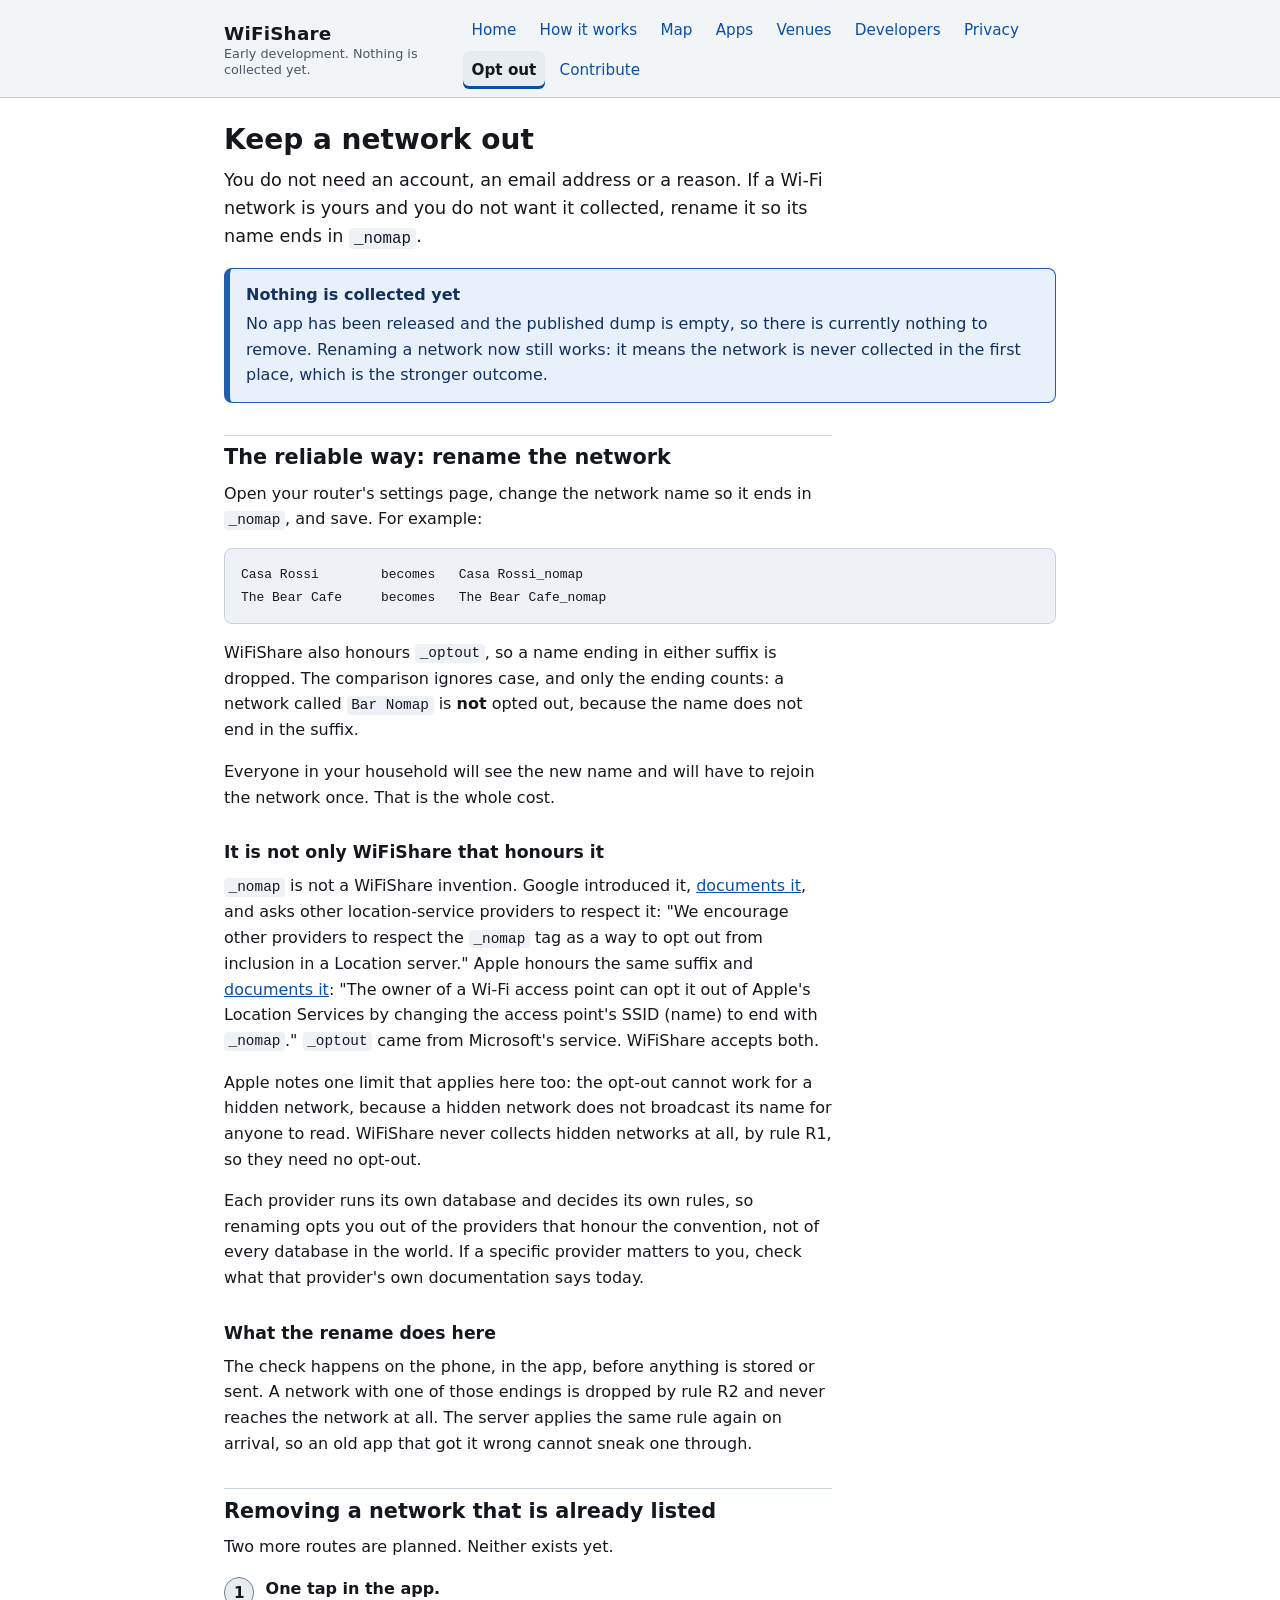
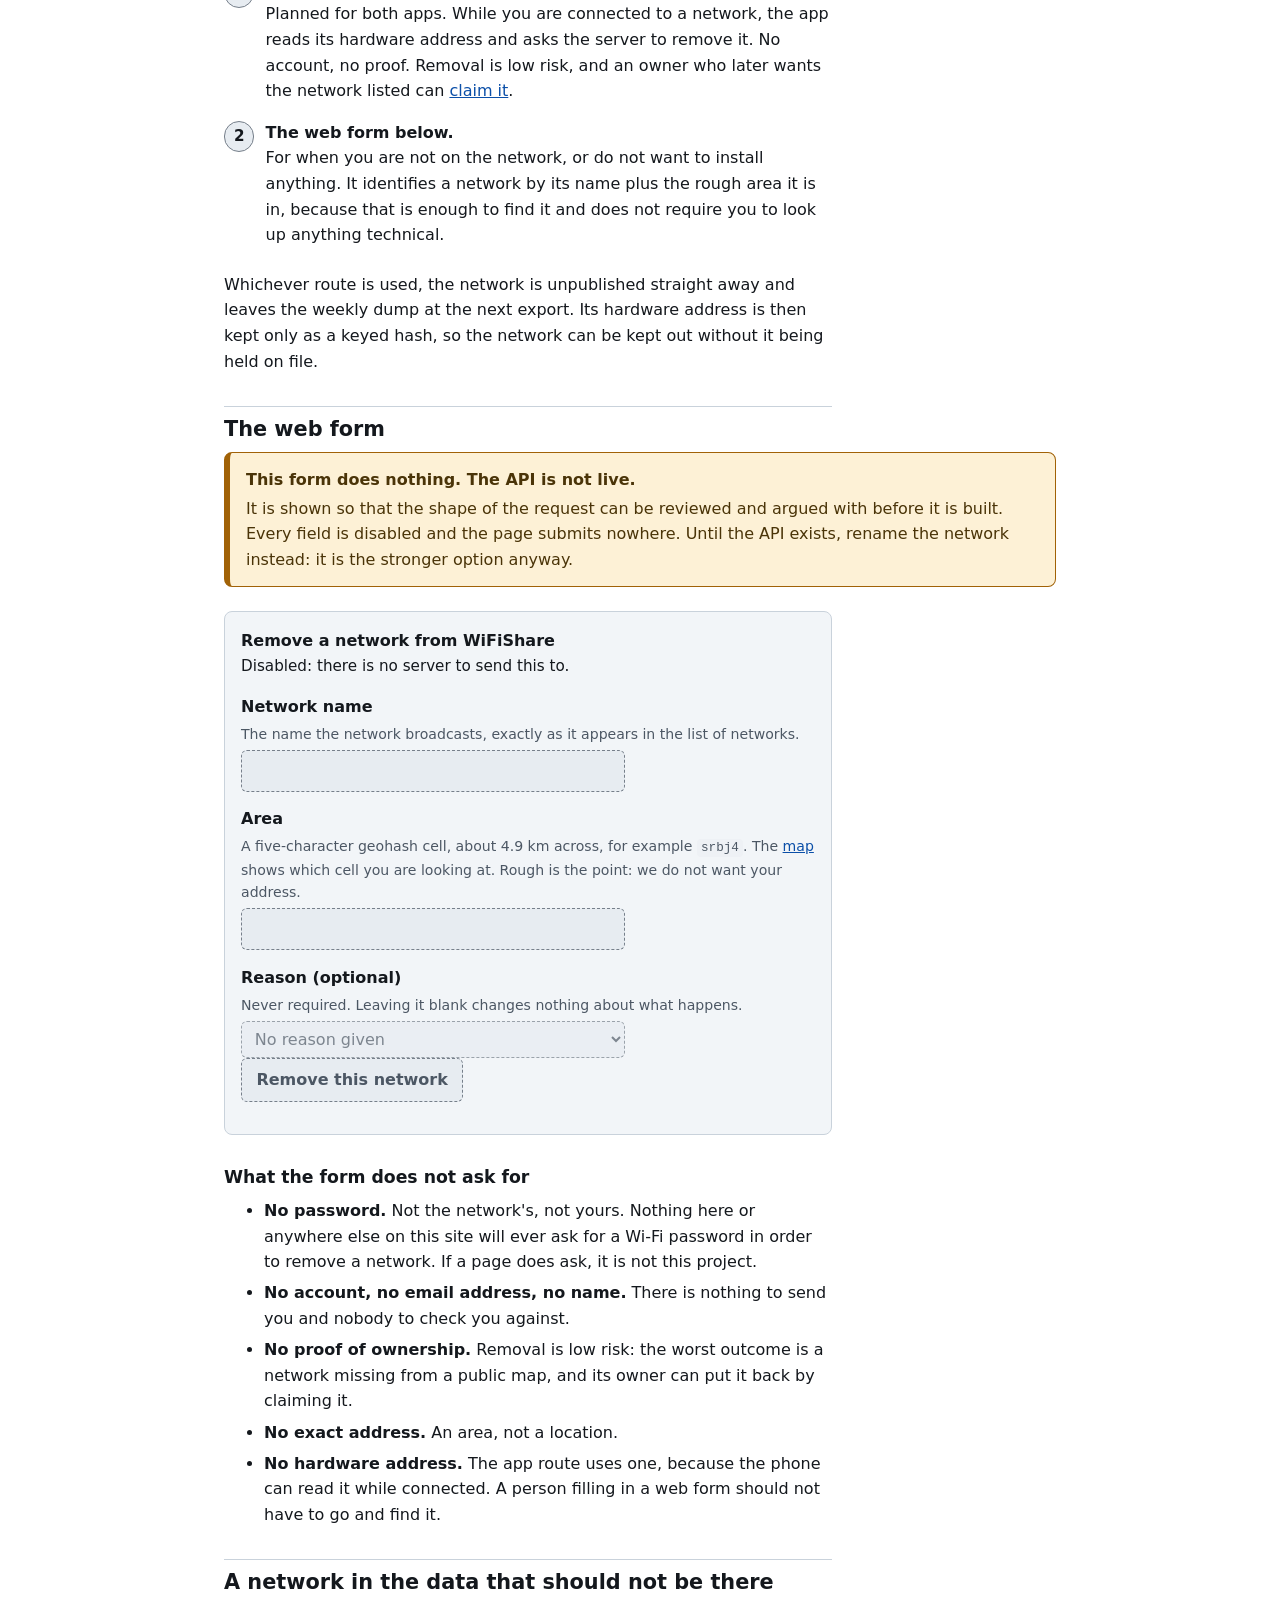
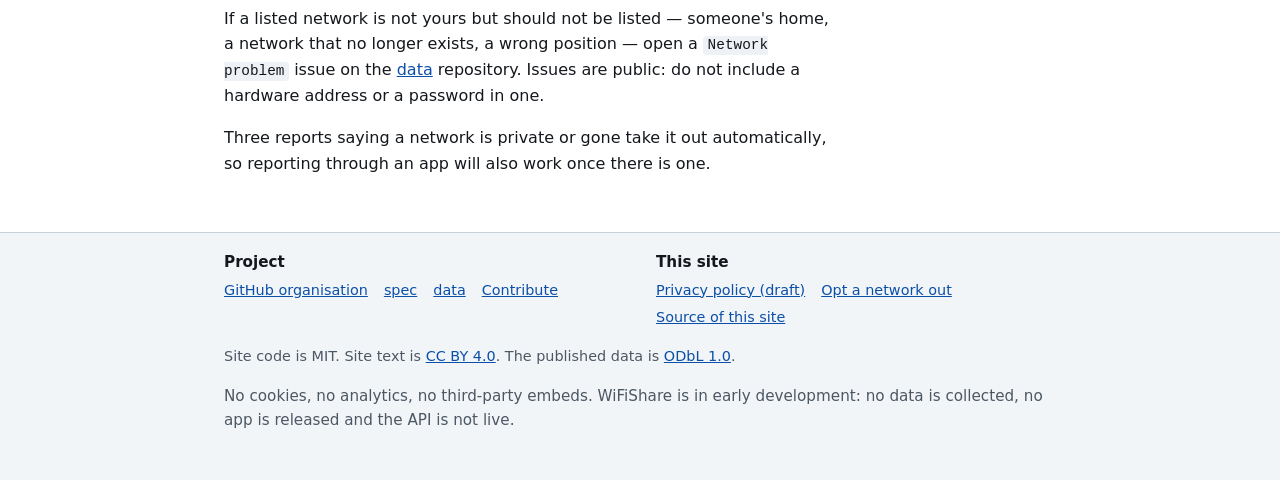
<file: optout.html>
<!DOCTYPE html>
<html lang="en">
<head>
<meta charset="utf-8">
<meta name="viewport" content="width=device-width, initial-scale=1">
<title>Keep a network out — WiFiShare</title>
<meta name="description" content="How to keep a Wi-Fi network out of WiFiShare: rename it to end in _nomap or _optout. The web form is not live yet.">
<meta name="color-scheme" content="light dark">
<link rel="stylesheet" href="assets/css/site.css">
</head>
<body>
<a class="skip-link" href="#main">Skip to main content</a>

<header class="site-header">
  <div class="wrap">
    <p class="brand-block">
      <a class="brand" href="index.html">WiFiShare</a>
      <span class="brand-tag">Early development. Nothing is collected yet.</span>
    </p>
    <nav class="site-nav" aria-label="Main">
      <ul role="list">
        <li><a href="index.html">Home</a></li>
        <li><a href="how-it-works.html">How it works</a></li>
        <li><a href="map.html">Map</a></li>
        <li><a href="apps.html">Apps</a></li>
        <li><a href="venues.html">Venues</a></li>
        <li><a href="developers.html">Developers</a></li>
        <li><a href="privacy.html">Privacy</a></li>
        <li><a href="optout.html" aria-current="page">Opt out</a></li>
        <li><a href="contribute.html">Contribute</a></li>
      </ul>
    </nav>
  </div>
</header>

<main id="main">
  <div class="wrap">

    <h1>Keep a network out</h1>

    <p class="lede">You do not need an account, an email address or a reason. If
    a Wi-Fi network is yours and you do not want it collected, rename it so its
    name ends in <code>_nomap</code>.</p>

    <div class="banner banner--note">
      <p><strong class="banner-title">Nothing is collected yet</strong>
      No app has been released and the published dump is empty, so there is
      currently nothing to remove. Renaming a network now still works: it means
      the network is never collected in the first place, which is the stronger
      outcome.</p>
    </div>

    <h2>The reliable way: rename the network</h2>

    <p>Open your router's settings page, change the network name so it ends in
    <code>_nomap</code>, and save. For example:</p>

    <pre><code>Casa Rossi        becomes   Casa Rossi_nomap
The Bear Cafe     becomes   The Bear Cafe_nomap</code></pre>

    <p>WiFiShare also honours <code>_optout</code>, so a name ending in either
    suffix is dropped. The comparison ignores case, and only the ending counts:
    a network called <code>Bar Nomap</code> is <strong>not</strong> opted out,
    because the name does not end in the suffix.</p>

    <p>Everyone in your household will see the new name and will have to rejoin
    the network once. That is the whole cost.</p>

    <h3>It is not only WiFiShare that honours it</h3>

    <p><code>_nomap</code> is not a WiFiShare invention. Google introduced it,
    <a href="https://support.google.com/maps/answer/1725632">documents it</a>,
    and asks other location-service providers to respect it: "We encourage other
    providers to respect the <code>_nomap</code> tag as a way to opt out from
    inclusion in a Location server." Apple honours the same suffix and
    <a href="https://support.apple.com/en-us/102515">documents it</a>: "The owner
    of a Wi-Fi access point can opt it out of Apple's Location Services by
    changing the access point's SSID (name) to end with <code>_nomap</code>."
    <code>_optout</code> came from Microsoft's service. WiFiShare accepts both.</p>

    <p>Apple notes one limit that applies here too: the opt-out cannot work for
    a hidden network, because a hidden network does not broadcast its name for
    anyone to read. WiFiShare never collects hidden networks at all, by rule R1,
    so they need no opt-out.</p>

    <p>Each provider runs its own database and decides its own rules, so
    renaming opts you out of the providers that honour the convention, not of
    every database in the world. If a specific provider matters to you, check
    what that provider's own documentation says today.</p>

    <h3>What the rename does here</h3>

    <p>The check happens on the phone, in the app, before anything is stored or
    sent. A network with one of those endings is dropped by rule R2 and never
    reaches the network at all. The server applies the same rule again on
    arrival, so an old app that got it wrong cannot sneak one through.</p>

    <h2>Removing a network that is already listed</h2>

    <p>Two more routes are planned. Neither exists yet.</p>

    <ol class="steps">
      <li><b>One tap in the app.</b>
        Planned for both apps. While you are connected to a network, the app
        reads its hardware address and asks the server to remove it. No account,
        no proof. Removal is low risk, and an owner who later wants the network
        listed can <a href="venues.html">claim it</a>.</li>
      <li><b>The web form below.</b>
        For when you are not on the network, or do not want to install
        anything. It identifies a network by its name plus the rough area it is
        in, because that is enough to find it and does not require you to look
        up anything technical.</li>
    </ol>

    <p>Whichever route is used, the network is unpublished straight away and
    leaves the weekly dump at the next export. Its hardware address is then kept
    only as a keyed hash, so the network can be kept out without it being held
    on file.</p>

    <h2>The web form</h2>

    <div class="banner banner--warn">
      <p><strong class="banner-title">This form does nothing. The API is not live.</strong>
      It is shown so that the shape of the request can be reviewed and argued
      with before it is built. Every field is disabled and the page submits
      nowhere. Until the API exists, rename the network instead: it is the
      stronger option anyway.</p>
    </div>

    <form class="form-disabled" aria-describedby="form-note">
      <fieldset disabled>
        <legend>Remove a network from WiFiShare</legend>

        <p id="form-note" class="status-line">Disabled: there is no server to
        send this to.</p>

        <div class="field">
          <label for="ssid">Network name</label>
          <span class="hint" id="ssid-hint">The name the network broadcasts,
          exactly as it appears in the list of networks.</span>
          <input type="text" id="ssid" name="ssid" maxlength="32"
                 autocomplete="off" aria-describedby="ssid-hint">
        </div>

        <div class="field">
          <label for="cell">Area</label>
          <span class="hint" id="cell-hint">A five-character geohash cell, about
          4.9 km across, for example <code>srbj4</code>. The
          <a href="map.html">map</a> shows which cell you are looking at. Rough
          is the point: we do not want your address.</span>
          <input type="text" id="cell" name="cell" maxlength="5" size="8"
                 autocomplete="off" aria-describedby="cell-hint">
        </div>

        <div class="field">
          <label for="reason">Reason (optional)</label>
          <span class="hint" id="reason-hint">Never required. Leaving it blank
          changes nothing about what happens.</span>
          <select id="reason" name="reason" aria-describedby="reason-hint">
            <option value="">No reason given</option>
            <option value="mine">It is mine</option>
            <option value="private">It is a private network</option>
            <option value="wrong">The listing is wrong</option>
            <option value="other">Something else</option>
          </select>
        </div>

        <p><button type="submit">Remove this network</button></p>
      </fieldset>
    </form>

    <h3>What the form does not ask for</h3>

    <ul>
      <li><strong>No password.</strong> Not the network's, not yours. Nothing
      here or anywhere else on this site will ever ask for a Wi-Fi password in
      order to remove a network. If a page does ask, it is not this project.</li>
      <li><strong>No account, no email address, no name.</strong> There is
      nothing to send you and nobody to check you against.</li>
      <li><strong>No proof of ownership.</strong> Removal is low risk: the worst
      outcome is a network missing from a public map, and its owner can put it
      back by claiming it.</li>
      <li><strong>No exact address.</strong> An area, not a location.</li>
      <li><strong>No hardware address.</strong> The app route uses one, because
      the phone can read it while connected. A person filling in a web form
      should not have to go and find it.</li>
    </ul>

    <h2>A network in the data that should not be there</h2>

    <p>If a listed network is not yours but should not be listed — someone's
    home, a network that no longer exists, a wrong position — open a
    <code>Network problem</code> issue on the
    <a href="https://github.com/WiFiShare/data">data</a> repository. Issues are
    public: do not include a hardware address or a password in one.</p>

    <p>Three reports saying a network is private or gone take it out
    automatically, so reporting through an app will also work once there is
    one.</p>

  </div>
</main>

<footer class="site-footer">
  <div class="wrap">
    <div class="footer-cols">
      <div>
        <h2>Project</h2>
        <ul role="list">
          <li><a href="https://github.com/WiFiShare">GitHub organisation</a></li>
          <li><a href="https://github.com/WiFiShare/spec">spec</a></li>
          <li><a href="https://github.com/WiFiShare/data">data</a></li>
          <li><a href="contribute.html">Contribute</a></li>
        </ul>
      </div>
      <div>
        <h2>This site</h2>
        <ul role="list">
          <li><a href="privacy.html">Privacy policy (draft)</a></li>
          <li><a href="optout.html">Opt a network out</a></li>
          <li><a href="https://github.com/WiFiShare/wifishare.github.io">Source of this site</a></li>
        </ul>
      </div>
    </div>
    <p>Site code is MIT. Site text is
      <a href="https://creativecommons.org/licenses/by/4.0/">CC BY 4.0</a>.
      The published data is
      <a href="https://opendatacommons.org/licenses/odbl/1-0/">ODbL 1.0</a>.</p>
    <p class="status-line">No cookies, no analytics, no third-party embeds.
      WiFiShare is in early development: no data is collected, no app is
      released and the API is not live.</p>
  </div>
</footer>

</body>
</html>
</file>
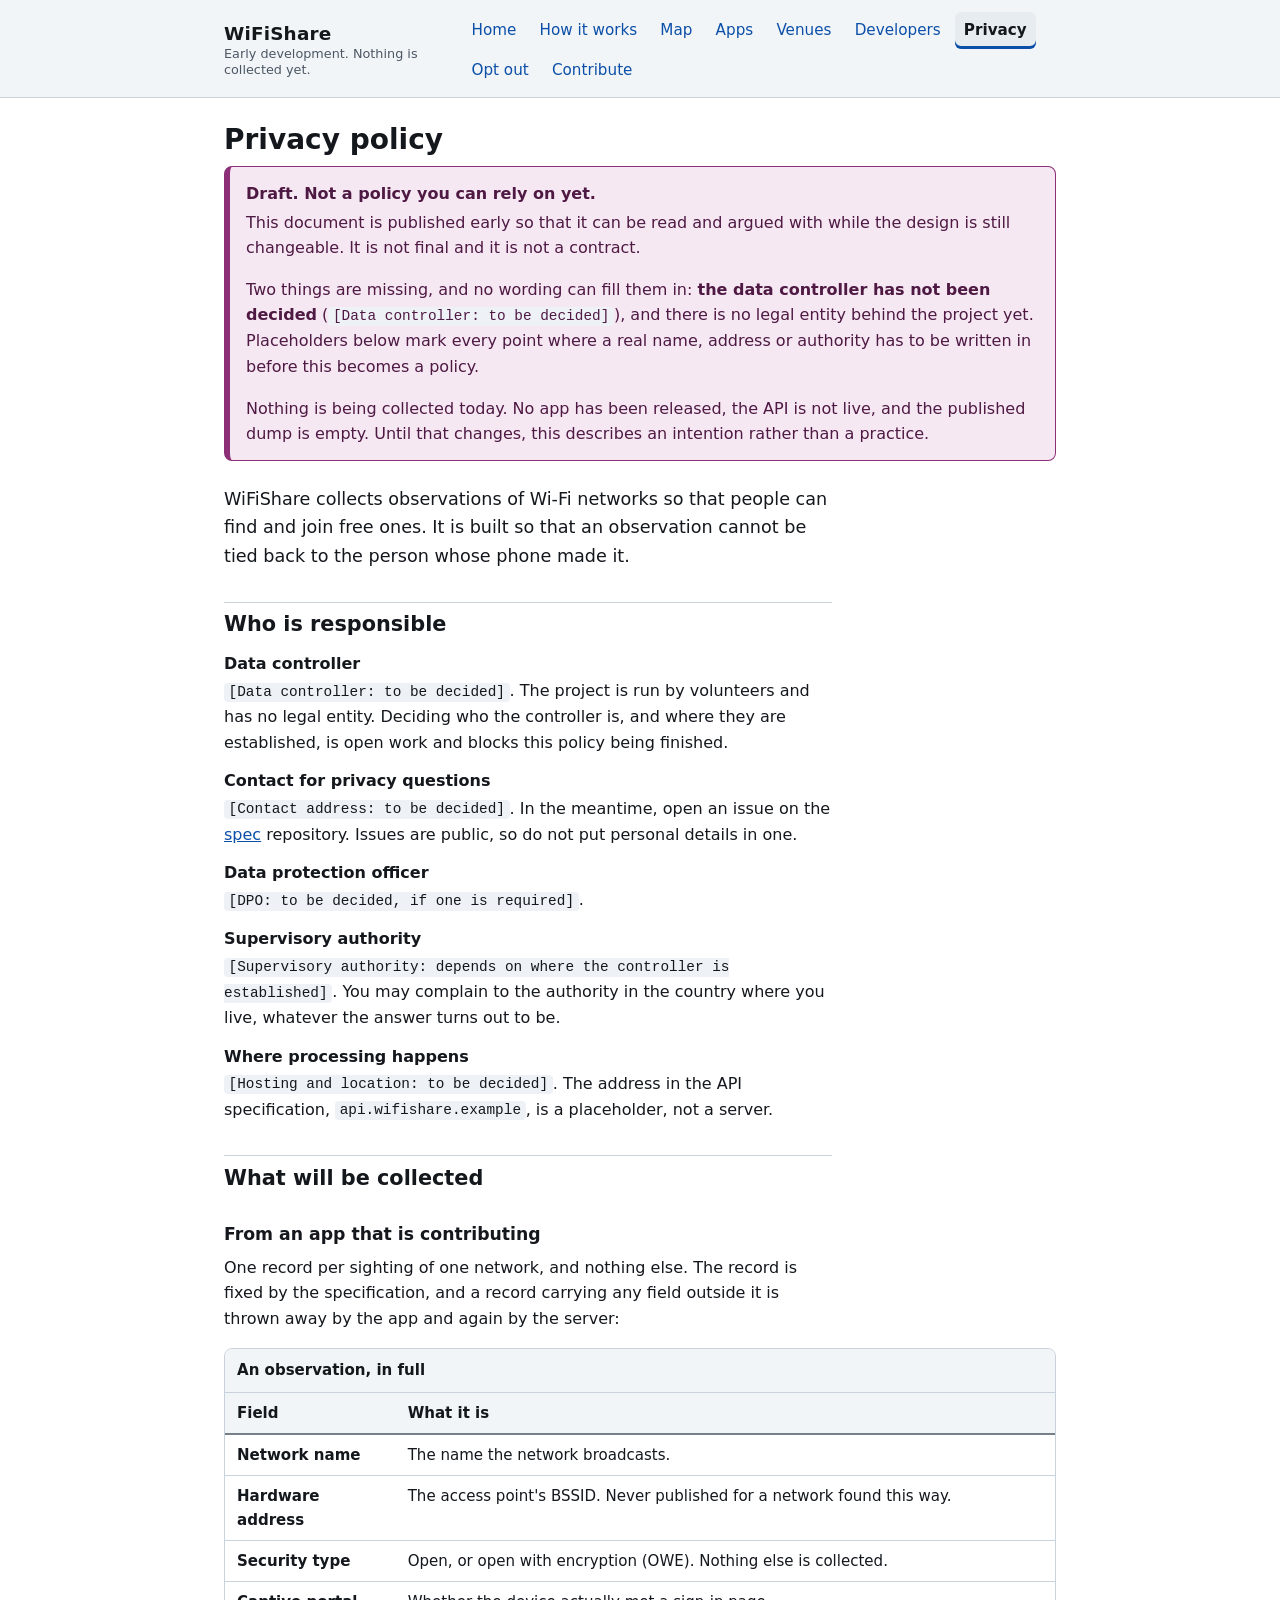
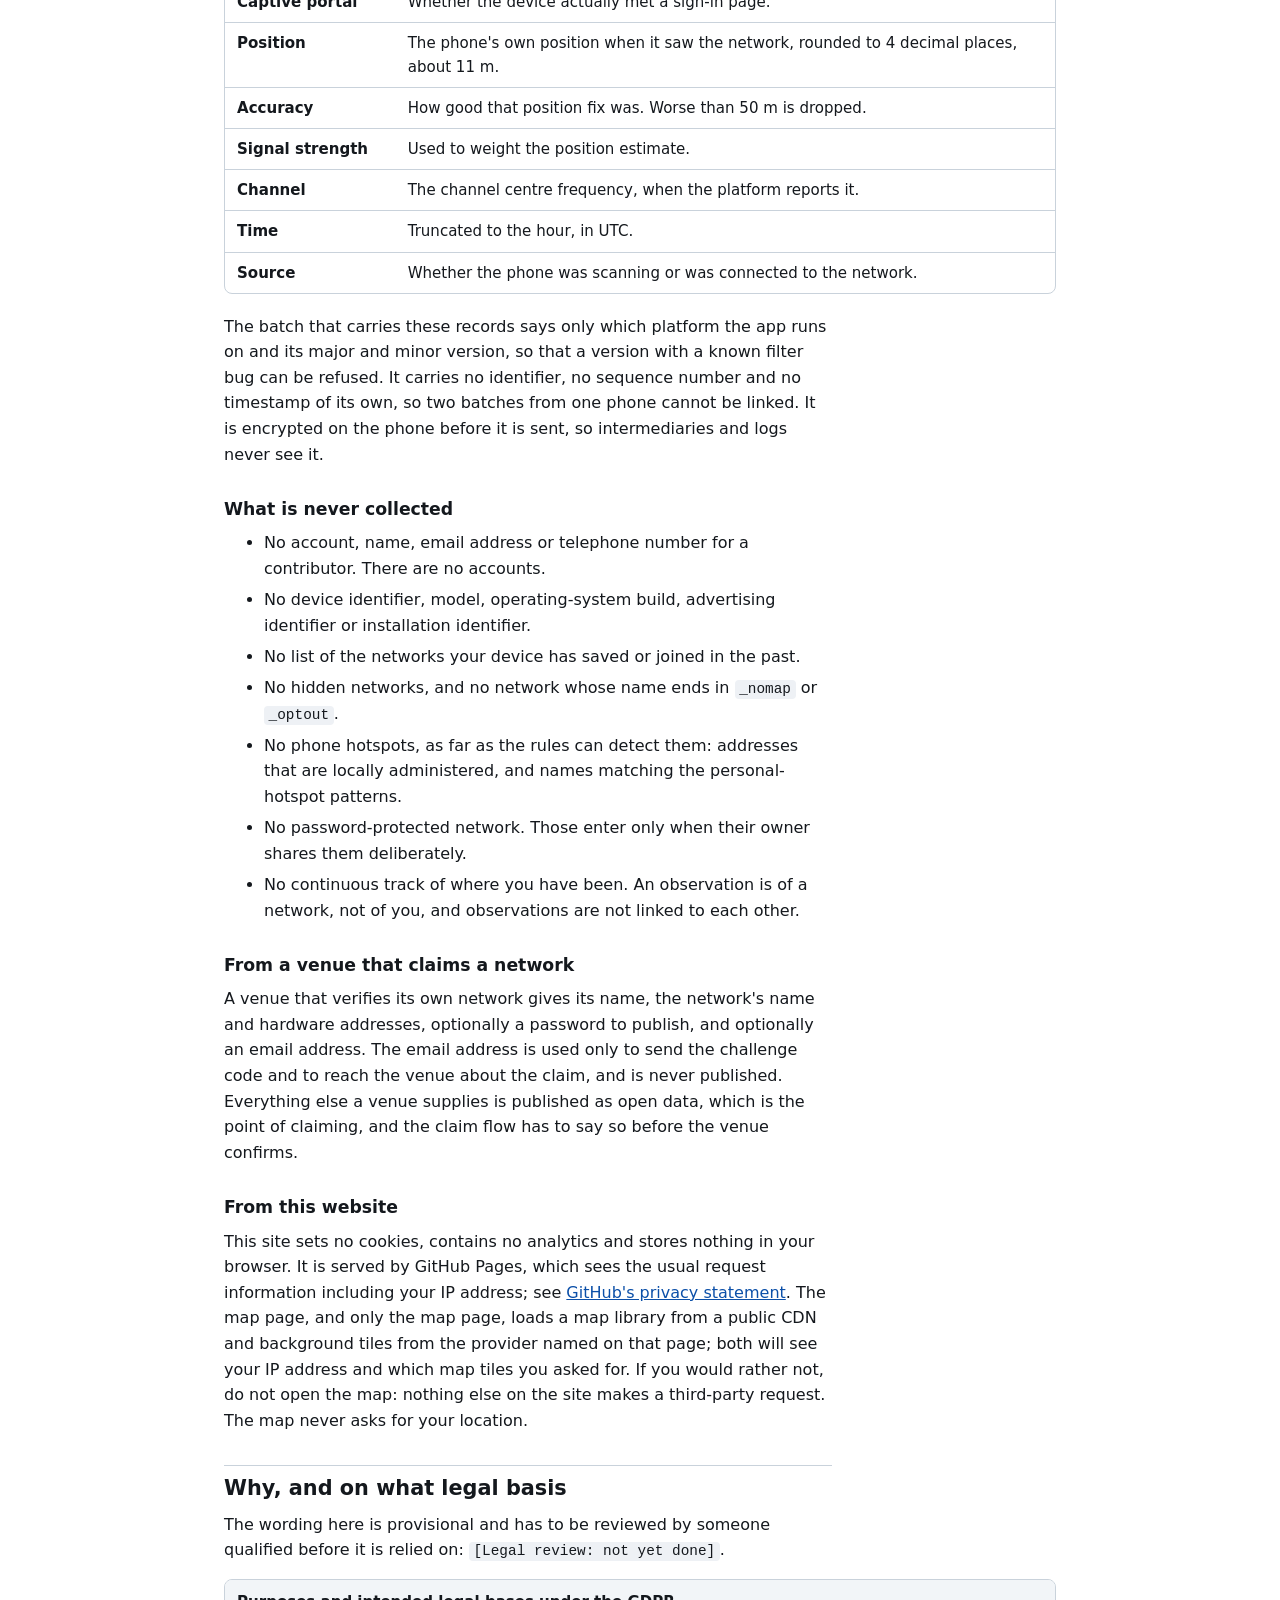
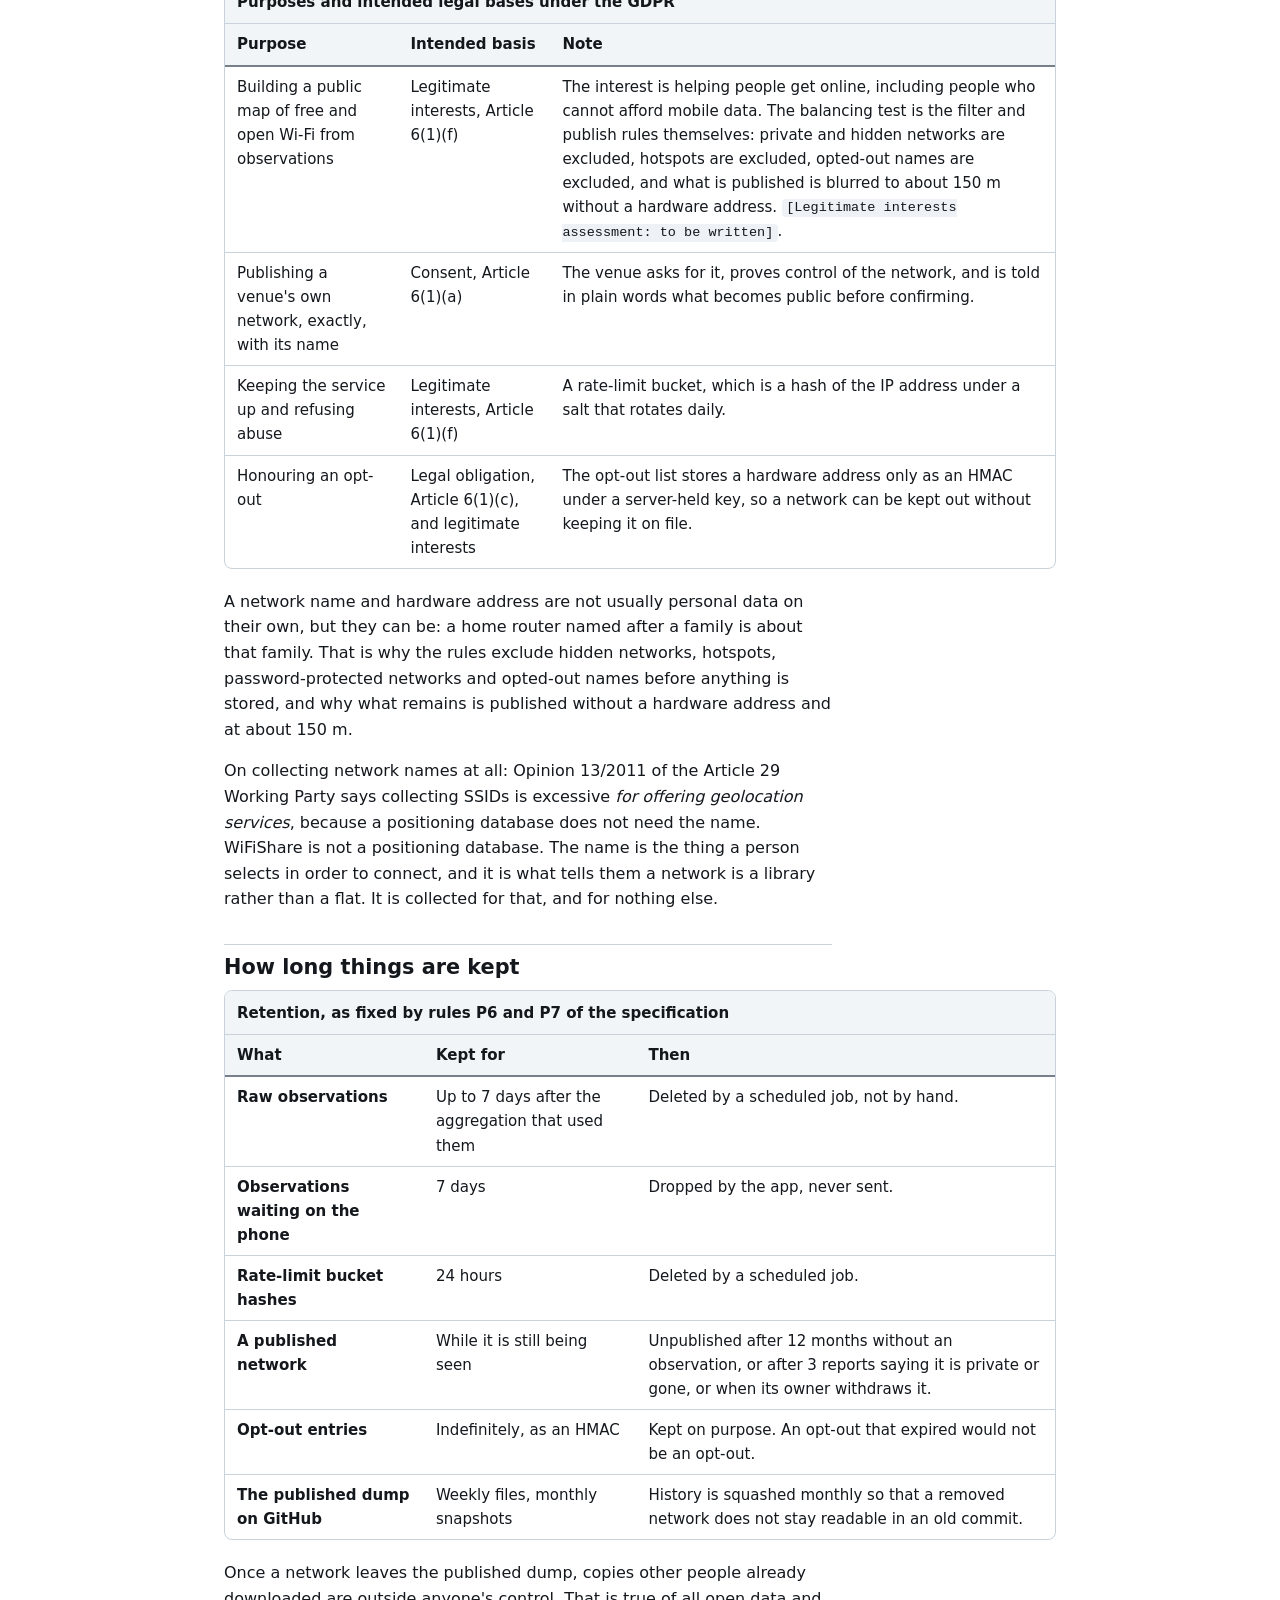
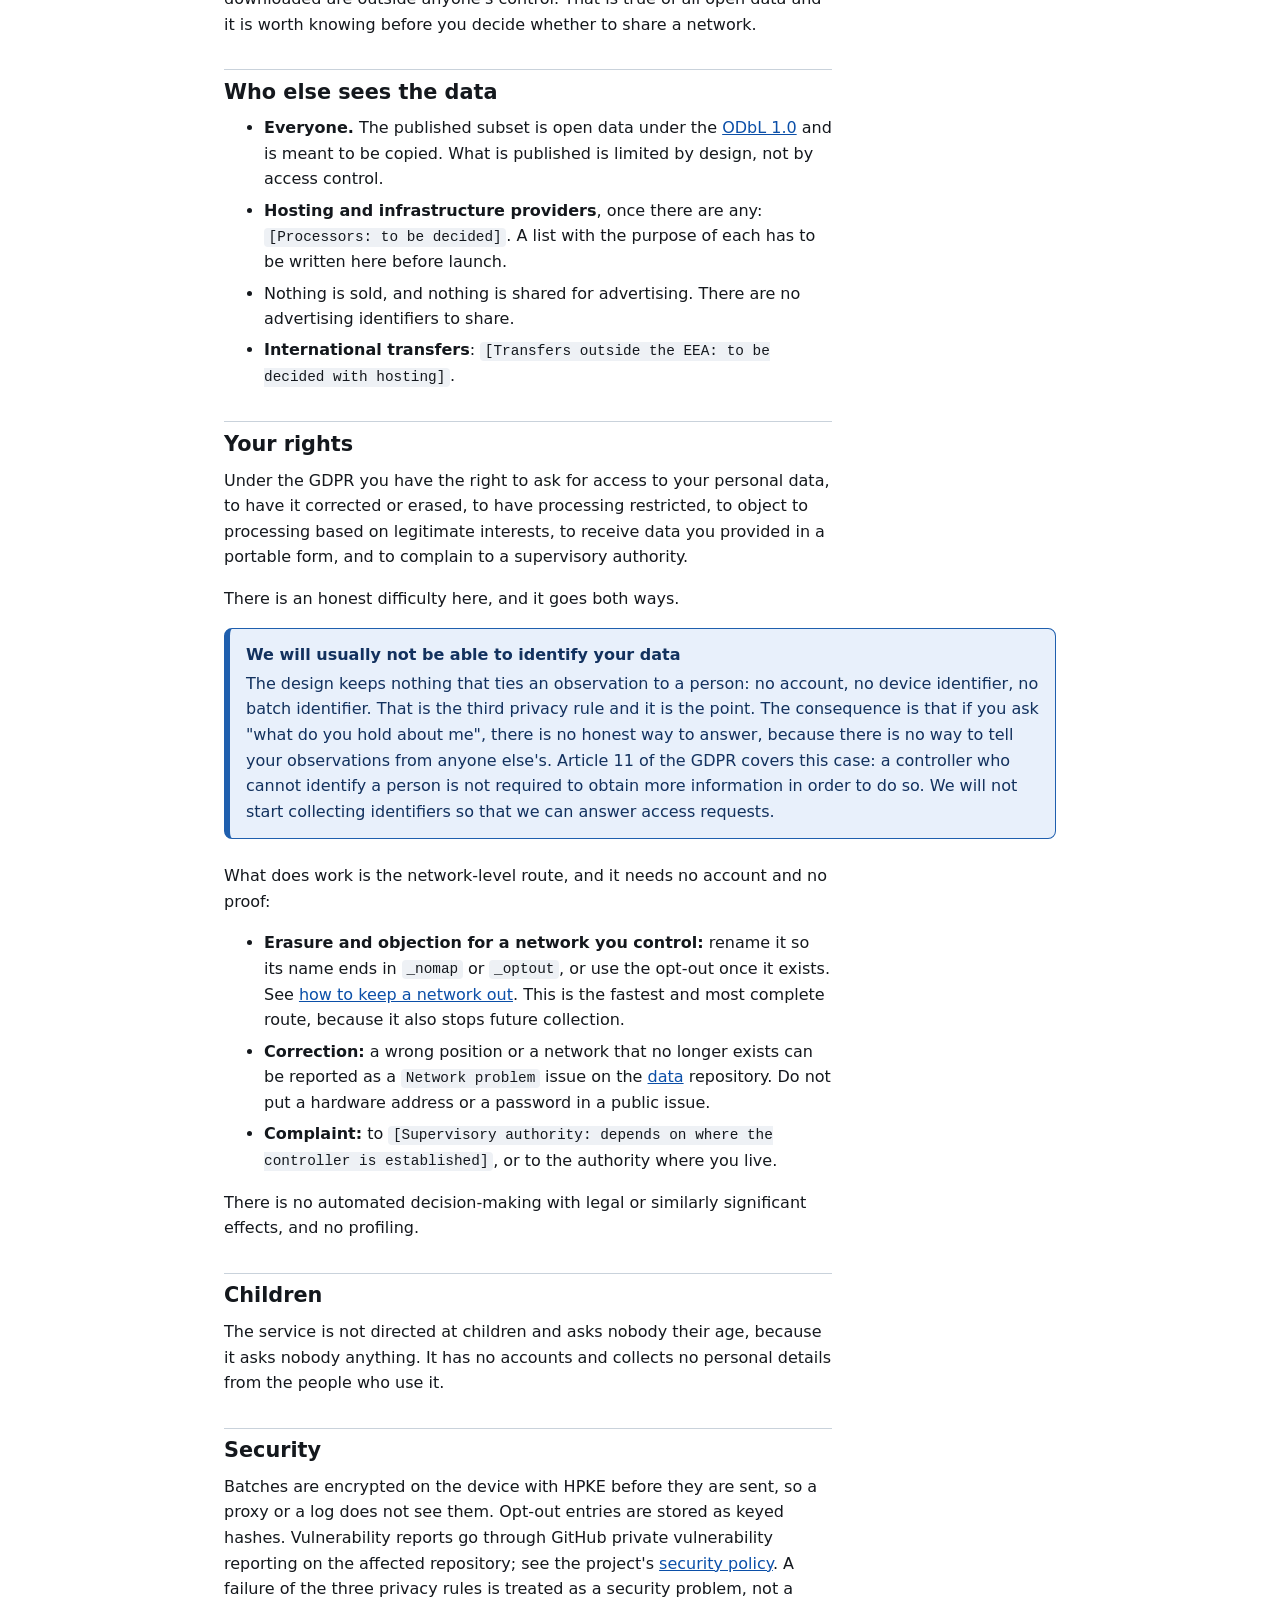
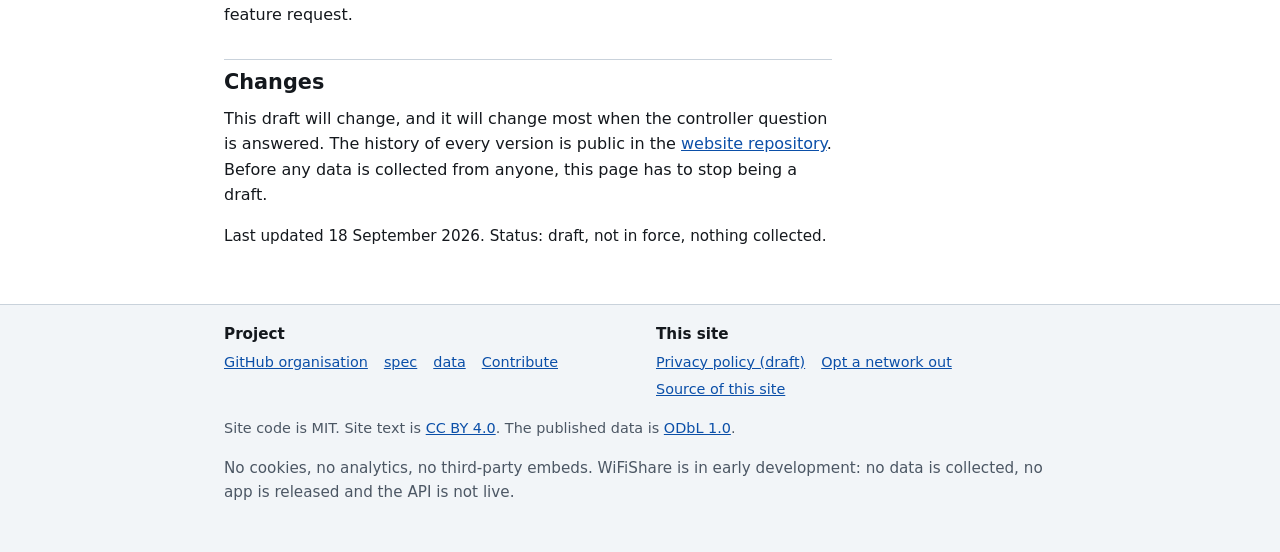
<file: privacy.html>
<!DOCTYPE html>
<html lang="en">
<head>
<meta charset="utf-8">
<meta name="viewport" content="width=device-width, initial-scale=1">
<title>Privacy policy (draft) — WiFiShare</title>
<meta name="description" content="Draft privacy policy for WiFiShare. Not final: the data controller has not been decided and nothing is being collected yet.">
<meta name="color-scheme" content="light dark">
<link rel="stylesheet" href="assets/css/site.css">
</head>
<body>
<a class="skip-link" href="#main">Skip to main content</a>

<header class="site-header">
  <div class="wrap">
    <p class="brand-block">
      <a class="brand" href="index.html">WiFiShare</a>
      <span class="brand-tag">Early development. Nothing is collected yet.</span>
    </p>
    <nav class="site-nav" aria-label="Main">
      <ul role="list">
        <li><a href="index.html">Home</a></li>
        <li><a href="how-it-works.html">How it works</a></li>
        <li><a href="map.html">Map</a></li>
        <li><a href="apps.html">Apps</a></li>
        <li><a href="venues.html">Venues</a></li>
        <li><a href="developers.html">Developers</a></li>
        <li><a href="privacy.html" aria-current="page">Privacy</a></li>
        <li><a href="optout.html">Opt out</a></li>
        <li><a href="contribute.html">Contribute</a></li>
      </ul>
    </nav>
  </div>
</header>

<main id="main">
  <div class="wrap">

    <h1>Privacy policy</h1>

    <div class="banner banner--draft">
      <p><strong class="banner-title">Draft. Not a policy you can rely on yet.</strong>
      This document is published early so that it can be read and argued with
      while the design is still changeable. It is not final and it is not a
      contract.</p>
      <p>Two things are missing, and no wording can fill them in: <strong>the
      data controller has not been decided</strong>
      (<code>[Data controller: to be decided]</code>), and there is no legal
      entity behind the project yet. Placeholders below mark every point where a
      real name, address or authority has to be written in before this becomes a
      policy.</p>
      <p>Nothing is being collected today. No app has been released, the API is
      not live, and the published dump is empty. Until that changes, this
      describes an intention rather than a practice.</p>
    </div>

    <p class="lede">WiFiShare collects observations of Wi-Fi networks so that
    people can find and join free ones. It is built so that an observation
    cannot be tied back to the person whose phone made it.</p>

    <h2>Who is responsible</h2>

    <dl>
      <dt>Data controller</dt>
      <dd><code>[Data controller: to be decided]</code>. The project is run by
      volunteers and has no legal entity. Deciding who the controller is, and
      where they are established, is open work and blocks this policy being
      finished.</dd>

      <dt>Contact for privacy questions</dt>
      <dd><code>[Contact address: to be decided]</code>. In the meantime, open
      an issue on the
      <a href="https://github.com/WiFiShare/spec">spec</a> repository. Issues
      are public, so do not put personal details in one.</dd>

      <dt>Data protection officer</dt>
      <dd><code>[DPO: to be decided, if one is required]</code>.</dd>

      <dt>Supervisory authority</dt>
      <dd><code>[Supervisory authority: depends on where the controller is
      established]</code>. You may complain to the authority in the country
      where you live, whatever the answer turns out to be.</dd>

      <dt>Where processing happens</dt>
      <dd><code>[Hosting and location: to be decided]</code>. The address in the
      API specification, <code>api.wifishare.example</code>, is a placeholder,
      not a server.</dd>
    </dl>

    <h2>What will be collected</h2>

    <h3>From an app that is contributing</h3>

    <p>One record per sighting of one network, and nothing else. The record is
    fixed by the specification, and a record carrying any field outside it is
    thrown away by the app and again by the server:</p>

    <div class="table-scroll">
      <table>
        <caption>An observation, in full</caption>
        <thead>
          <tr><th scope="col">Field</th><th scope="col">What it is</th></tr>
        </thead>
        <tbody>
          <tr><th scope="row">Network name</th><td>The name the network broadcasts.</td></tr>
          <tr><th scope="row">Hardware address</th><td>The access point's BSSID. Never published for a network found this way.</td></tr>
          <tr><th scope="row">Security type</th><td>Open, or open with encryption (OWE). Nothing else is collected.</td></tr>
          <tr><th scope="row">Captive portal</th><td>Whether the device actually met a sign-in page.</td></tr>
          <tr><th scope="row">Position</th><td>The phone's own position when it saw the network, rounded to 4 decimal places, about 11 m.</td></tr>
          <tr><th scope="row">Accuracy</th><td>How good that position fix was. Worse than 50 m is dropped.</td></tr>
          <tr><th scope="row">Signal strength</th><td>Used to weight the position estimate.</td></tr>
          <tr><th scope="row">Channel</th><td>The channel centre frequency, when the platform reports it.</td></tr>
          <tr><th scope="row">Time</th><td>Truncated to the hour, in UTC.</td></tr>
          <tr><th scope="row">Source</th><td>Whether the phone was scanning or was connected to the network.</td></tr>
        </tbody>
      </table>
    </div>

    <p>The batch that carries these records says only which platform the app
    runs on and its major and minor version, so that a version with a known
    filter bug can be refused. It carries no identifier, no sequence number and
    no timestamp of its own, so two batches from one phone cannot be linked. It
    is encrypted on the phone before it is sent, so intermediaries and logs
    never see it.</p>

    <h3>What is never collected</h3>

    <ul>
      <li>No account, name, email address or telephone number for a contributor.
      There are no accounts.</li>
      <li>No device identifier, model, operating-system build, advertising
      identifier or installation identifier.</li>
      <li>No list of the networks your device has saved or joined in the past.</li>
      <li>No hidden networks, and no network whose name ends in
      <code>_nomap</code> or <code>_optout</code>.</li>
      <li>No phone hotspots, as far as the rules can detect them: addresses that
      are locally administered, and names matching the personal-hotspot
      patterns.</li>
      <li>No password-protected network. Those enter only when their owner
      shares them deliberately.</li>
      <li>No continuous track of where you have been. An observation is of a
      network, not of you, and observations are not linked to each other.</li>
    </ul>

    <h3>From a venue that claims a network</h3>

    <p>A venue that verifies its own network gives its name, the network's name
    and hardware addresses, optionally a password to publish, and optionally an
    email address. The email address is used only to send the challenge code and
    to reach the venue about the claim, and is never published. Everything else
    a venue supplies is published as open data, which is the point of claiming,
    and the claim flow has to say so before the venue confirms.</p>

    <h3>From this website</h3>

    <p>This site sets no cookies, contains no analytics and stores nothing in
    your browser. It is served by GitHub Pages, which sees the usual request
    information including your IP address; see
    <a href="https://docs.github.com/site-policy/privacy-policies/github-general-privacy-statement">GitHub's
    privacy statement</a>. The map page, and only the map page, loads a map
    library from a public CDN and background tiles from the provider named on
    that page; both will see your IP address and which map tiles you asked for.
    If you would rather not, do not open the map: nothing else on the site makes
    a third-party request. The map never asks for your location.</p>

    <h2>Why, and on what legal basis</h2>

    <p>The wording here is provisional and has to be reviewed by someone
    qualified before it is relied on: <code>[Legal review: not yet
    done]</code>.</p>

    <div class="table-scroll">
      <table>
        <caption>Purposes and intended legal bases under the GDPR</caption>
        <thead>
          <tr>
            <th scope="col">Purpose</th>
            <th scope="col">Intended basis</th>
            <th scope="col">Note</th>
          </tr>
        </thead>
        <tbody>
          <tr>
            <td>Building a public map of free and open Wi-Fi from observations</td>
            <td>Legitimate interests, Article 6(1)(f)</td>
            <td>The interest is helping people get online, including people who
            cannot afford mobile data. The balancing test is the filter and
            publish rules themselves: private and hidden networks are excluded,
            hotspots are excluded, opted-out names are excluded, and what is
            published is blurred to about 150 m without a hardware address.
            <code>[Legitimate interests assessment: to be written]</code>.</td>
          </tr>
          <tr>
            <td>Publishing a venue's own network, exactly, with its name</td>
            <td>Consent, Article 6(1)(a)</td>
            <td>The venue asks for it, proves control of the network, and is
            told in plain words what becomes public before confirming.</td>
          </tr>
          <tr>
            <td>Keeping the service up and refusing abuse</td>
            <td>Legitimate interests, Article 6(1)(f)</td>
            <td>A rate-limit bucket, which is a hash of the IP address under a
            salt that rotates daily.</td>
          </tr>
          <tr>
            <td>Honouring an opt-out</td>
            <td>Legal obligation, Article 6(1)(c), and legitimate interests</td>
            <td>The opt-out list stores a hardware address only as an HMAC under
            a server-held key, so a network can be kept out without keeping it
            on file.</td>
          </tr>
        </tbody>
      </table>
    </div>

    <p>A network name and hardware address are not usually personal data on
    their own, but they can be: a home router named after a family is about that
    family. That is why the rules exclude hidden networks, hotspots,
    password-protected networks and opted-out names before anything is stored,
    and why what remains is published without a hardware address and at about
    150 m.</p>

    <p>On collecting network names at all: Opinion 13/2011 of the Article 29
    Working Party says collecting SSIDs is excessive <em>for offering
    geolocation services</em>, because a positioning database does not need the
    name. WiFiShare is not a positioning database. The name is the thing a
    person selects in order to connect, and it is what tells them a network is a
    library rather than a flat. It is collected for that, and for nothing
    else.</p>

    <h2>How long things are kept</h2>

    <div class="table-scroll">
      <table>
        <caption>Retention, as fixed by rules P6 and P7 of the specification</caption>
        <thead>
          <tr><th scope="col">What</th><th scope="col">Kept for</th><th scope="col">Then</th></tr>
        </thead>
        <tbody>
          <tr>
            <th scope="row">Raw observations</th>
            <td>Up to 7 days after the aggregation that used them</td>
            <td>Deleted by a scheduled job, not by hand.</td>
          </tr>
          <tr>
            <th scope="row">Observations waiting on the phone</th>
            <td>7 days</td>
            <td>Dropped by the app, never sent.</td>
          </tr>
          <tr>
            <th scope="row">Rate-limit bucket hashes</th>
            <td>24 hours</td>
            <td>Deleted by a scheduled job.</td>
          </tr>
          <tr>
            <th scope="row">A published network</th>
            <td>While it is still being seen</td>
            <td>Unpublished after 12 months without an observation, or after 3
            reports saying it is private or gone, or when its owner withdraws
            it.</td>
          </tr>
          <tr>
            <th scope="row">Opt-out entries</th>
            <td>Indefinitely, as an HMAC</td>
            <td>Kept on purpose. An opt-out that expired would not be an
            opt-out.</td>
          </tr>
          <tr>
            <th scope="row">The published dump on GitHub</th>
            <td>Weekly files, monthly snapshots</td>
            <td>History is squashed monthly so that a removed network does not
            stay readable in an old commit.</td>
          </tr>
        </tbody>
      </table>
    </div>

    <p>Once a network leaves the published dump, copies other people already
    downloaded are outside anyone's control. That is true of all open data and
    it is worth knowing before you decide whether to share a network.</p>

    <h2>Who else sees the data</h2>

    <ul>
      <li><strong>Everyone.</strong> The published subset is open data under the
      <a href="https://opendatacommons.org/licenses/odbl/1-0/">ODbL 1.0</a> and
      is meant to be copied. What is published is limited by design, not by
      access control.</li>
      <li><strong>Hosting and infrastructure providers</strong>, once there are
      any: <code>[Processors: to be decided]</code>. A list with the purpose of
      each has to be written here before launch.</li>
      <li>Nothing is sold, and nothing is shared for advertising. There are no
      advertising identifiers to share.</li>
      <li><strong>International transfers</strong>:
      <code>[Transfers outside the EEA: to be decided with hosting]</code>.</li>
    </ul>

    <h2>Your rights</h2>

    <p>Under the GDPR you have the right to ask for access to your personal
    data, to have it corrected or erased, to have processing restricted, to
    object to processing based on legitimate interests, to receive data you
    provided in a portable form, and to complain to a supervisory authority.</p>

    <p>There is an honest difficulty here, and it goes both ways.</p>

    <div class="banner banner--note">
      <p><strong class="banner-title">We will usually not be able to identify your data</strong>
      The design keeps nothing that ties an observation to a person: no account,
      no device identifier, no batch identifier. That is the third privacy rule
      and it is the point. The consequence is that if you ask "what do you hold
      about me", there is no honest way to answer, because there is no way to
      tell your observations from anyone else's. Article 11 of the GDPR covers
      this case: a controller who cannot identify a person is not required to
      obtain more information in order to do so. We will not start collecting
      identifiers so that we can answer access requests.</p>
    </div>

    <p>What does work is the network-level route, and it needs no account and no
    proof:</p>

    <ul>
      <li><strong>Erasure and objection for a network you control:</strong>
      rename it so its name ends in <code>_nomap</code> or <code>_optout</code>,
      or use the opt-out once it exists. See
      <a href="optout.html">how to keep a network out</a>. This is the fastest
      and most complete route, because it also stops future collection.</li>
      <li><strong>Correction:</strong> a wrong position or a network that no
      longer exists can be reported as a <code>Network problem</code> issue on
      the <a href="https://github.com/WiFiShare/data">data</a> repository. Do not
      put a hardware address or a password in a public issue.</li>
      <li><strong>Complaint:</strong> to
      <code>[Supervisory authority: depends on where the controller is
      established]</code>, or to the authority where you live.</li>
    </ul>

    <p>There is no automated decision-making with legal or similarly significant
    effects, and no profiling.</p>

    <h2>Children</h2>

    <p>The service is not directed at children and asks nobody their age,
    because it asks nobody anything. It has no accounts and collects no personal
    details from the people who use it.</p>

    <h2>Security</h2>

    <p>Batches are encrypted on the device with HPKE before they are sent, so a
    proxy or a log does not see them. Opt-out entries are stored as keyed
    hashes. Vulnerability reports go through GitHub private vulnerability
    reporting on the affected repository; see the project's
    <a href="https://github.com/WiFiShare/.github/blob/main/SECURITY.md">security
    policy</a>. A failure of the three privacy rules is treated as a security
    problem, not a feature request.</p>

    <h2>Changes</h2>

    <p>This draft will change, and it will change most when the controller
    question is answered. The history of every version is public in the
    <a href="https://github.com/WiFiShare/wifishare.github.io">website
    repository</a>. Before any data is collected from anyone, this page has to
    stop being a draft.</p>

    <p class="status-line">Last updated 18 September 2026. Status: draft, not in
    force, nothing collected.</p>

  </div>
</main>

<footer class="site-footer">
  <div class="wrap">
    <div class="footer-cols">
      <div>
        <h2>Project</h2>
        <ul role="list">
          <li><a href="https://github.com/WiFiShare">GitHub organisation</a></li>
          <li><a href="https://github.com/WiFiShare/spec">spec</a></li>
          <li><a href="https://github.com/WiFiShare/data">data</a></li>
          <li><a href="contribute.html">Contribute</a></li>
        </ul>
      </div>
      <div>
        <h2>This site</h2>
        <ul role="list">
          <li><a href="privacy.html">Privacy policy (draft)</a></li>
          <li><a href="optout.html">Opt a network out</a></li>
          <li><a href="https://github.com/WiFiShare/wifishare.github.io">Source of this site</a></li>
        </ul>
      </div>
    </div>
    <p>Site code is MIT. Site text is
      <a href="https://creativecommons.org/licenses/by/4.0/">CC BY 4.0</a>.
      The published data is
      <a href="https://opendatacommons.org/licenses/odbl/1-0/">ODbL 1.0</a>.</p>
    <p class="status-line">No cookies, no analytics, no third-party embeds.
      WiFiShare is in early development: no data is collected, no app is
      released and the API is not live.</p>
  </div>
</footer>

</body>
</html>
</file>
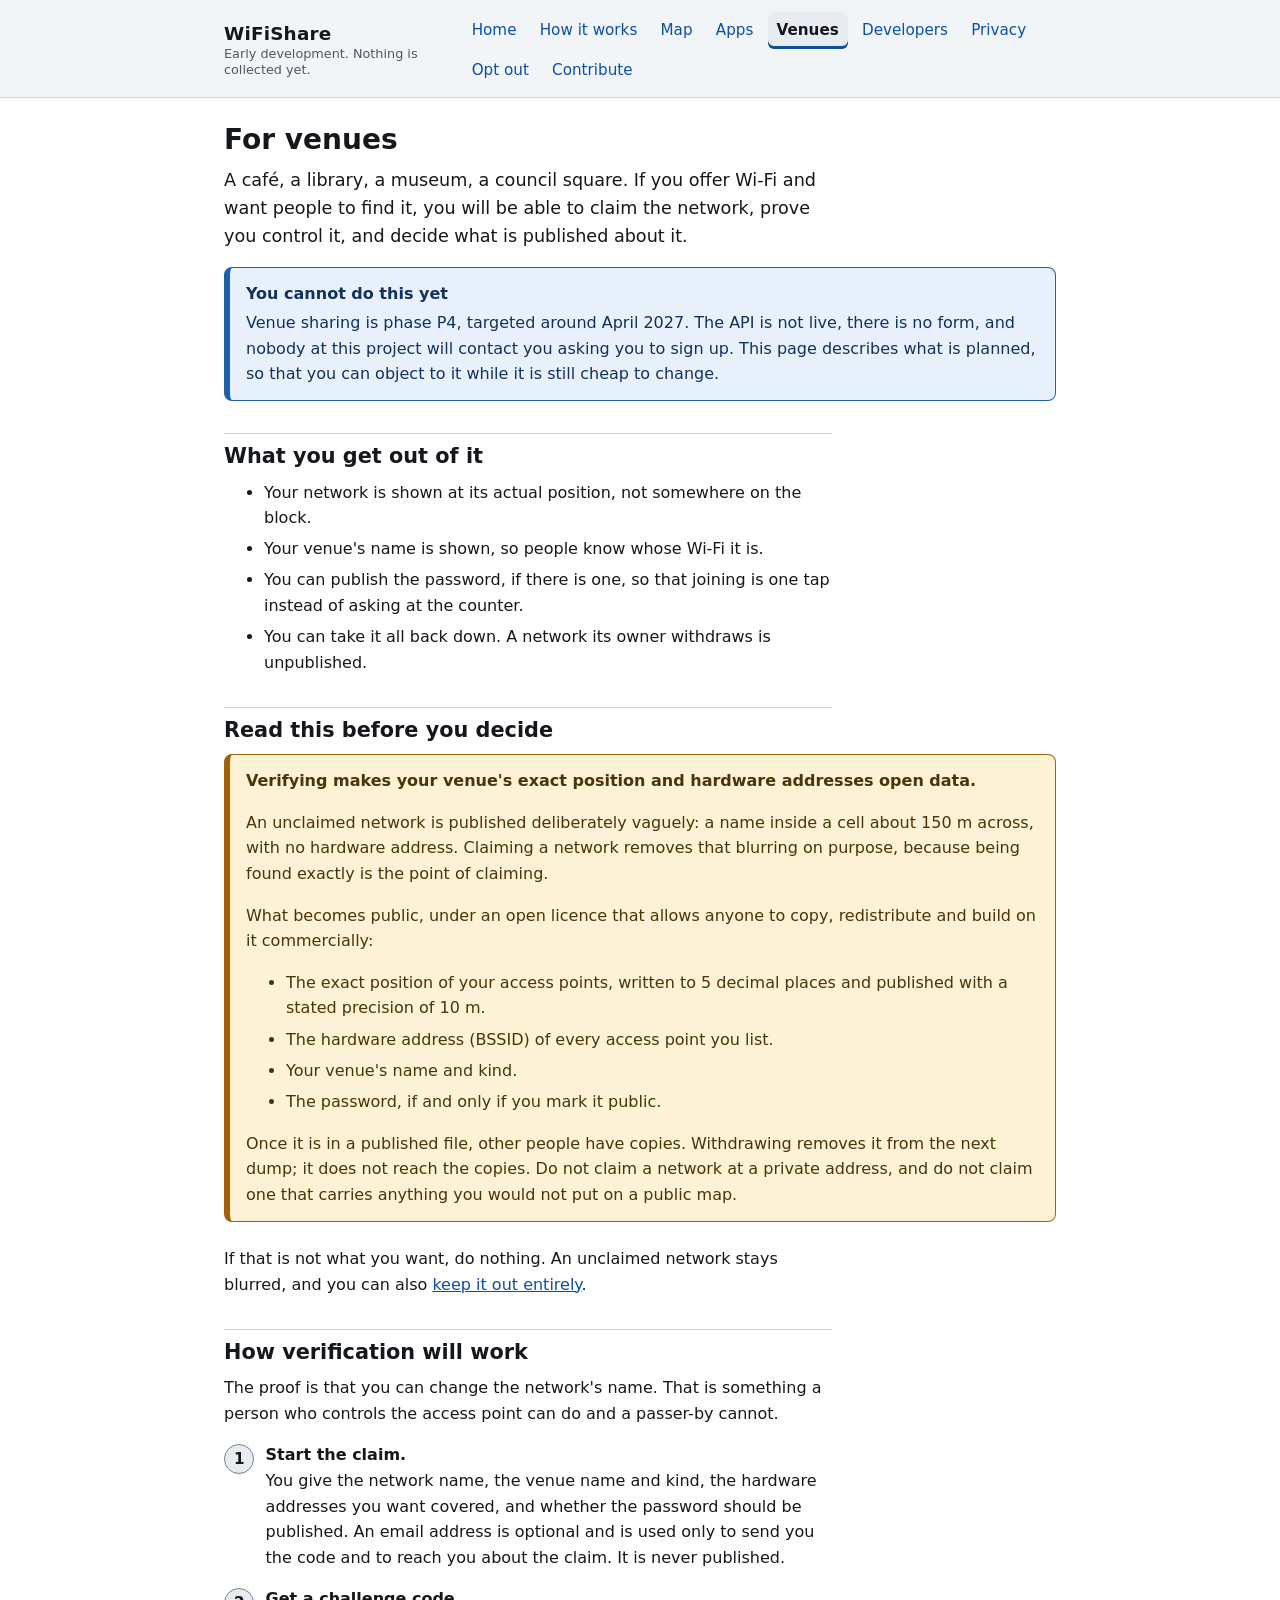
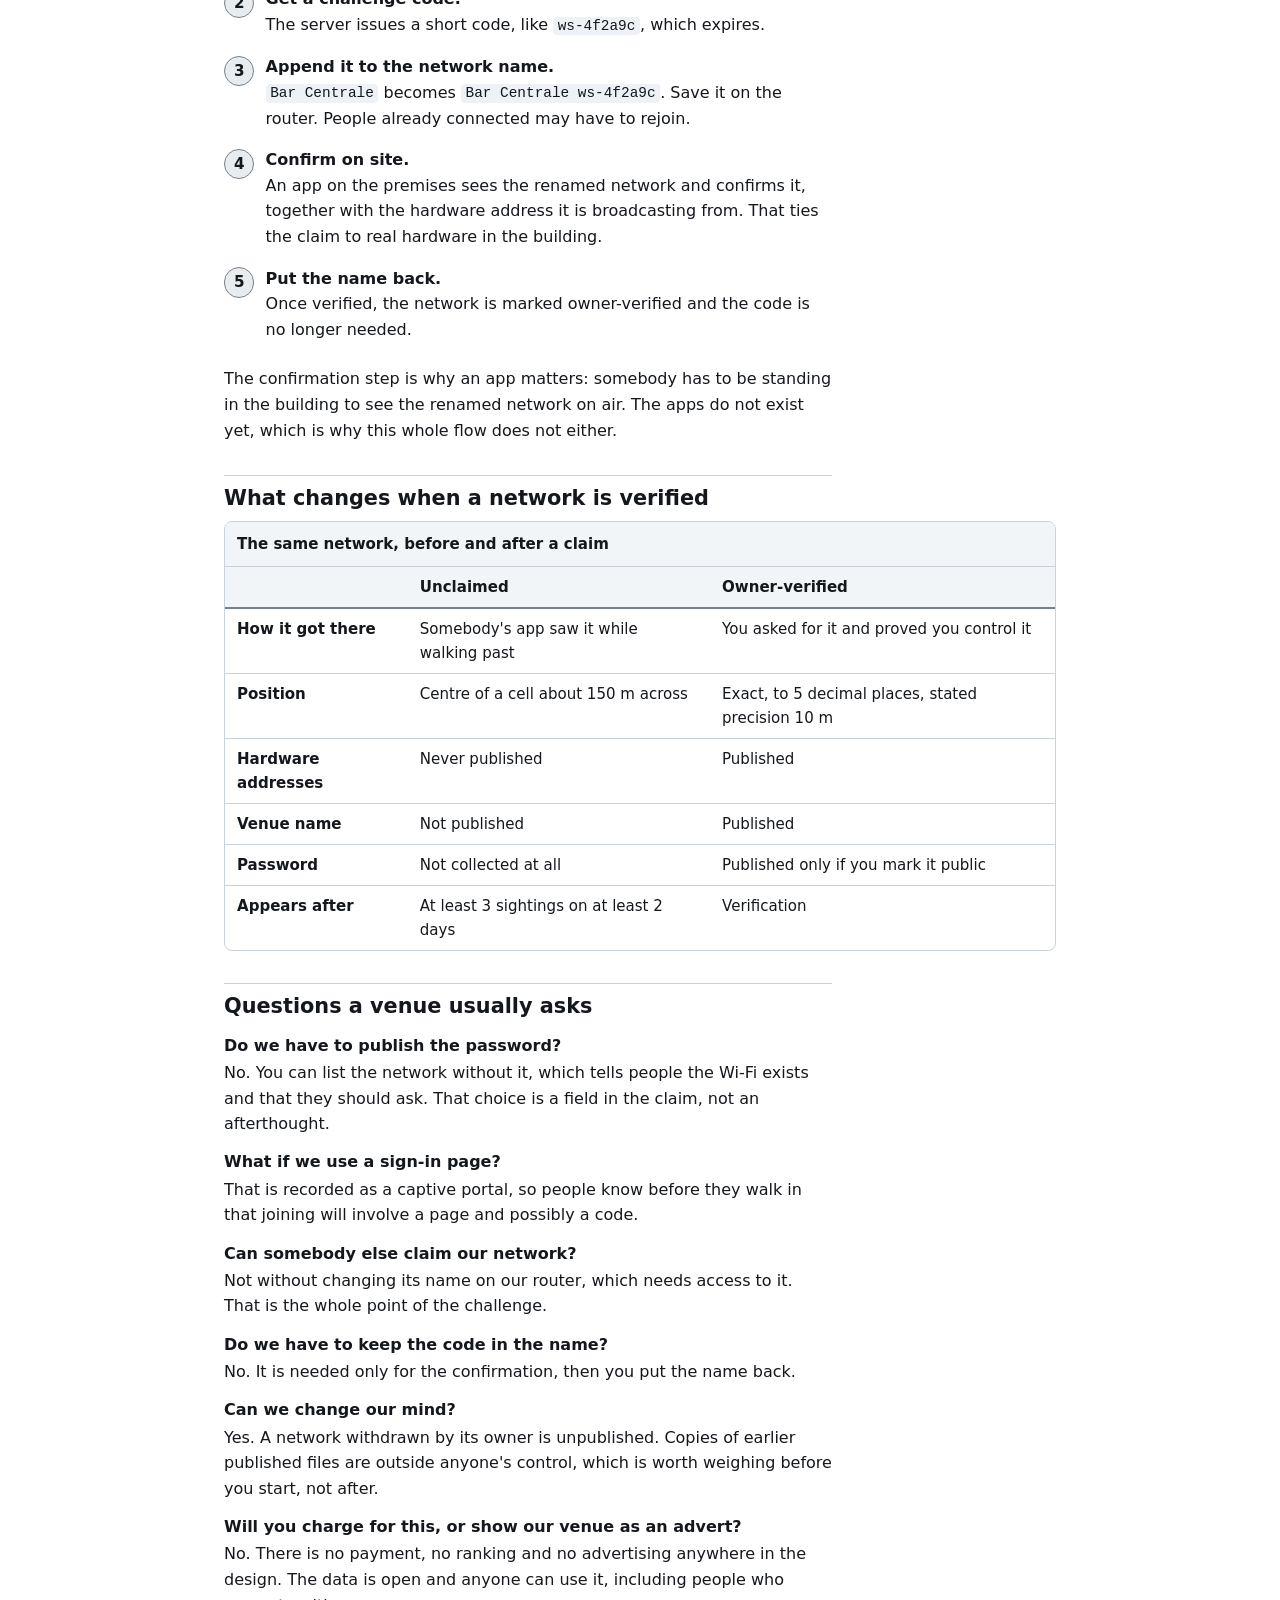
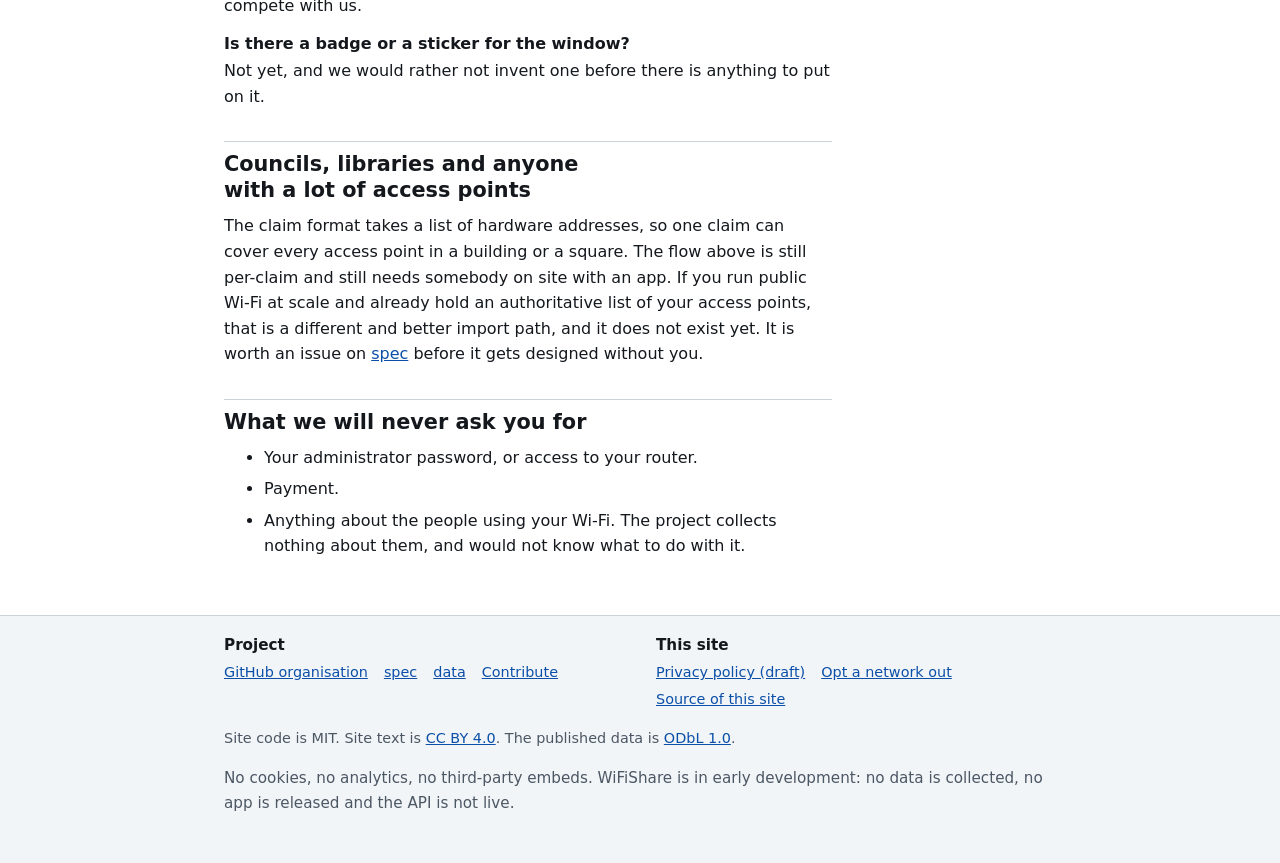
<file: venues.html>
<!DOCTYPE html>
<html lang="en">
<head>
<meta charset="utf-8">
<meta name="viewport" content="width=device-width, initial-scale=1">
<title>For venues — WiFiShare</title>
<meta name="description" content="How a café, library or council will be able to share its Wi-Fi through WiFiShare, what verification involves, and exactly what becomes public.">
<meta name="color-scheme" content="light dark">
<link rel="stylesheet" href="assets/css/site.css">
</head>
<body>
<a class="skip-link" href="#main">Skip to main content</a>

<header class="site-header">
  <div class="wrap">
    <p class="brand-block">
      <a class="brand" href="index.html">WiFiShare</a>
      <span class="brand-tag">Early development. Nothing is collected yet.</span>
    </p>
    <nav class="site-nav" aria-label="Main">
      <ul role="list">
        <li><a href="index.html">Home</a></li>
        <li><a href="how-it-works.html">How it works</a></li>
        <li><a href="map.html">Map</a></li>
        <li><a href="apps.html">Apps</a></li>
        <li><a href="venues.html" aria-current="page">Venues</a></li>
        <li><a href="developers.html">Developers</a></li>
        <li><a href="privacy.html">Privacy</a></li>
        <li><a href="optout.html">Opt out</a></li>
        <li><a href="contribute.html">Contribute</a></li>
      </ul>
    </nav>
  </div>
</header>

<main id="main">
  <div class="wrap">

    <h1>For venues</h1>

    <p class="lede">A café, a library, a museum, a council square. If you offer
    Wi-Fi and want people to find it, you will be able to claim the network,
    prove you control it, and decide what is published about it.</p>

    <div class="banner banner--note">
      <p><strong class="banner-title">You cannot do this yet</strong>
      Venue sharing is phase P4, targeted around April 2027. The API is not
      live, there is no form, and nobody at this project will contact you asking
      you to sign up. This page describes what is planned, so that you can
      object to it while it is still cheap to change.</p>
    </div>

    <h2>What you get out of it</h2>

    <ul>
      <li>Your network is shown at its actual position, not somewhere on the
      block.</li>
      <li>Your venue's name is shown, so people know whose Wi-Fi it is.</li>
      <li>You can publish the password, if there is one, so that joining is one
      tap instead of asking at the counter.</li>
      <li>You can take it all back down. A network its owner withdraws is
      unpublished.</li>
    </ul>

    <h2>Read this before you decide</h2>

    <div class="banner banner--warn">
      <p><strong class="banner-title">Verifying makes your venue's exact position and hardware addresses open data.</strong></p>
      <p>An unclaimed network is published deliberately vaguely: a name inside a
      cell about 150 m across, with no hardware address. Claiming a network
      removes that blurring on purpose, because being found exactly is the point
      of claiming.</p>
      <p>What becomes public, under an open licence that allows anyone to copy,
      redistribute and build on it commercially:</p>
      <ul>
        <li>The exact position of your access points, written to 5 decimal places
        and published with a stated precision of 10 m.</li>
        <li>The hardware address (BSSID) of every access point you list.</li>
        <li>Your venue's name and kind.</li>
        <li>The password, if and only if you mark it public.</li>
      </ul>
      <p>Once it is in a published file, other people have copies. Withdrawing
      removes it from the next dump; it does not reach the copies. Do not claim
      a network at a private address, and do not claim one that carries anything
      you would not put on a public map.</p>
    </div>

    <p>If that is not what you want, do nothing. An unclaimed network stays
    blurred, and you can also
    <a href="optout.html">keep it out entirely</a>.</p>

    <h2>How verification will work</h2>

    <p>The proof is that you can change the network's name. That is something a
    person who controls the access point can do and a passer-by cannot.</p>

    <ol class="steps">
      <li><b>Start the claim.</b>
        You give the network name, the venue name and kind, the hardware
        addresses you want covered, and whether the password should be
        published. An email address is optional and is used only to send you the
        code and to reach you about the claim. It is never published.</li>
      <li><b>Get a challenge code.</b>
        The server issues a short code, like <code>ws-4f2a9c</code>, which
        expires.</li>
      <li><b>Append it to the network name.</b>
        <code>Bar Centrale</code> becomes <code>Bar Centrale ws-4f2a9c</code>.
        Save it on the router. People already connected may have to rejoin.</li>
      <li><b>Confirm on site.</b>
        An app on the premises sees the renamed network and confirms it,
        together with the hardware address it is broadcasting from. That ties
        the claim to real hardware in the building.</li>
      <li><b>Put the name back.</b>
        Once verified, the network is marked owner-verified and the code is no
        longer needed.</li>
    </ol>

    <p>The confirmation step is why an app matters: somebody has to be standing
    in the building to see the renamed network on air. The apps do not exist
    yet, which is why this whole flow does not either.</p>

    <h2>What changes when a network is verified</h2>

    <div class="table-scroll">
      <table>
        <caption>The same network, before and after a claim</caption>
        <thead>
          <tr>
            <th scope="col"></th>
            <th scope="col">Unclaimed</th>
            <th scope="col">Owner-verified</th>
          </tr>
        </thead>
        <tbody>
          <tr>
            <th scope="row">How it got there</th>
            <td>Somebody's app saw it while walking past</td>
            <td>You asked for it and proved you control it</td>
          </tr>
          <tr>
            <th scope="row">Position</th>
            <td>Centre of a cell about 150 m across</td>
            <td>Exact, to 5 decimal places, stated precision 10 m</td>
          </tr>
          <tr>
            <th scope="row">Hardware addresses</th>
            <td>Never published</td>
            <td>Published</td>
          </tr>
          <tr>
            <th scope="row">Venue name</th>
            <td>Not published</td>
            <td>Published</td>
          </tr>
          <tr>
            <th scope="row">Password</th>
            <td>Not collected at all</td>
            <td>Published only if you mark it public</td>
          </tr>
          <tr>
            <th scope="row">Appears after</th>
            <td>At least 3 sightings on at least 2 days</td>
            <td>Verification</td>
          </tr>
        </tbody>
      </table>
    </div>

    <h2>Questions a venue usually asks</h2>

    <dl>
      <dt>Do we have to publish the password?</dt>
      <dd>No. You can list the network without it, which tells people the Wi-Fi
      exists and that they should ask. That choice is a field in the claim, not
      an afterthought.</dd>

      <dt>What if we use a sign-in page?</dt>
      <dd>That is recorded as a captive portal, so people know before they walk
      in that joining will involve a page and possibly a code.</dd>

      <dt>Can somebody else claim our network?</dt>
      <dd>Not without changing its name on our router, which needs access to it.
      That is the whole point of the challenge.</dd>

      <dt>Do we have to keep the code in the name?</dt>
      <dd>No. It is needed only for the confirmation, then you put the name
      back.</dd>

      <dt>Can we change our mind?</dt>
      <dd>Yes. A network withdrawn by its owner is unpublished. Copies of
      earlier published files are outside anyone's control, which is worth
      weighing before you start, not after.</dd>

      <dt>Will you charge for this, or show our venue as an advert?</dt>
      <dd>No. There is no payment, no ranking and no advertising anywhere in the
      design. The data is open and anyone can use it, including people who
      compete with us.</dd>

      <dt>Is there a badge or a sticker for the window?</dt>
      <dd>Not yet, and we would rather not invent one before there is anything
      to put on it.</dd>
    </dl>

    <h2>Councils, libraries and anyone with a lot of access points</h2>

    <p>The claim format takes a list of hardware addresses, so one claim can
    cover every access point in a building or a square. The flow above is still
    per-claim and still needs somebody on site with an app. If you run public
    Wi-Fi at scale and already hold an authoritative list of your access points,
    that is a different and better import path, and it does not exist yet. It is
    worth an issue on
    <a href="https://github.com/WiFiShare/spec">spec</a> before it gets designed
    without you.</p>

    <h2>What we will never ask you for</h2>

    <ul>
      <li>Your administrator password, or access to your router.</li>
      <li>Payment.</li>
      <li>Anything about the people using your Wi-Fi. The project collects
      nothing about them, and would not know what to do with it.</li>
    </ul>

  </div>
</main>

<footer class="site-footer">
  <div class="wrap">
    <div class="footer-cols">
      <div>
        <h2>Project</h2>
        <ul role="list">
          <li><a href="https://github.com/WiFiShare">GitHub organisation</a></li>
          <li><a href="https://github.com/WiFiShare/spec">spec</a></li>
          <li><a href="https://github.com/WiFiShare/data">data</a></li>
          <li><a href="contribute.html">Contribute</a></li>
        </ul>
      </div>
      <div>
        <h2>This site</h2>
        <ul role="list">
          <li><a href="privacy.html">Privacy policy (draft)</a></li>
          <li><a href="optout.html">Opt a network out</a></li>
          <li><a href="https://github.com/WiFiShare/wifishare.github.io">Source of this site</a></li>
        </ul>
      </div>
    </div>
    <p>Site code is MIT. Site text is
      <a href="https://creativecommons.org/licenses/by/4.0/">CC BY 4.0</a>.
      The published data is
      <a href="https://opendatacommons.org/licenses/odbl/1-0/">ODbL 1.0</a>.</p>
    <p class="status-line">No cookies, no analytics, no third-party embeds.
      WiFiShare is in early development: no data is collected, no app is
      released and the API is not live.</p>
  </div>
</footer>

</body>
</html>
</file>
<file: assets/css/site.css>
/*
 * WiFiShare website styles.
 * One file, no build step, no web fonts, no third-party CSS.
 * MIT licensed, like the rest of the code in this repository.
 */

/* ---------- tokens ---------- */

:root {
  color-scheme: light dark;

  --bg: #ffffff;
  --surface: #f2f5f8;
  --surface-2: #e7ecf1;
  --text: #14181d;
  --text-muted: #4c5764;
  --link: #0b4fa8;
  --link-visited: #6b3f9e;
  --border: #c9d2db;
  /* --border-strong draws real UI boundaries (inputs, buttons, banner edges),
     so it has to clear 3:1 against --bg, --surface and --surface-2. */
  --border-strong: #767f8a;

  --note-bg: #e8f0fb;
  --note-border: #1f5fae;
  --note-text: #12315e;

  --warn-bg: #fdf1d6;
  --warn-border: #a16207;
  --warn-text: #4a3408;

  --draft-bg: #f6e8f3;
  --draft-border: #8c2f77;
  --draft-text: #4e1943;

  --code-bg: #eef1f5;

  --measure: 38rem;
  --radius: 8px;
}

@media (prefers-color-scheme: dark) {
  :root {
    --bg: #12161b;
    --surface: #1a1f26;
    --surface-2: #232a33;
    --text: #e8edf3;
    --text-muted: #adb8c4;
    --link: #8ab8f5;
    --link-visited: #c3a6ee;
    --border: #333c47;
    --border-strong: #6d7986;

    --note-bg: #16263d;
    --note-border: #5d94db;
    --note-text: #d3e2f7;

    --warn-bg: #362a10;
    --warn-border: #d8a43c;
    --warn-text: #f4e3c2;

    --draft-bg: #331b2d;
    --draft-border: #d183c0;
    --draft-text: #f3daed;

    --code-bg: #232a33;
  }
}

/* ---------- base ---------- */

*,
*::before,
*::after {
  box-sizing: border-box;
}

html {
  -webkit-text-size-adjust: 100%;
}

body {
  margin: 0;
  background: var(--bg);
  color: var(--text);
  font-family: system-ui, -apple-system, "Segoe UI", Roboto, "Helvetica Neue",
    Arial, "Noto Sans", sans-serif;
  font-size: 1rem;
  line-height: 1.6;
  /* Long paths and URLs must not push the page sideways at 360 px. */
  overflow-wrap: break-word;
}

:not(pre) > code {
  overflow-wrap: anywhere;
}

h1,
h2,
h3,
h4 {
  line-height: 1.25;
  margin: 2rem 0 0.6rem;
  text-wrap: balance;
}

h1 {
  font-size: 1.75rem;
  margin-top: 0;
}

h2 {
  font-size: 1.3rem;
  padding-top: 0.6rem;
  border-top: 1px solid var(--border);
}

h3 {
  font-size: 1.08rem;
}

p,
ul,
ol,
dl {
  margin: 0 0 1rem;
}

li {
  margin-bottom: 0.35rem;
}

a {
  color: var(--link);
}

a:visited {
  color: var(--link-visited);
}

a:hover {
  text-decoration-thickness: 2px;
}

strong {
  font-weight: 650;
}

abbr[title] {
  text-decoration: underline dotted;
  cursor: help;
}

code,
kbd,
pre,
samp {
  font-family: ui-monospace, SFMono-Regular, "SF Mono", Menlo, Consolas,
    "Liberation Mono", monospace;
  font-size: 0.9em;
}

code {
  background: var(--code-bg);
  padding: 0.1em 0.32em;
  border-radius: 4px;
}

pre {
  background: var(--code-bg);
  border: 1px solid var(--border);
  border-radius: var(--radius);
  padding: 0.85rem 1rem;
  overflow-x: auto;
  margin: 0 0 1rem;
}

pre code {
  background: none;
  padding: 0;
}

hr {
  border: 0;
  border-top: 1px solid var(--border);
  margin: 2rem 0;
}

/* ---------- focus and skip link ---------- */

:focus-visible {
  outline: 3px solid var(--link);
  outline-offset: 2px;
  border-radius: 2px;
}

.skip-link {
  position: absolute;
  left: 0.5rem;
  top: -4rem;
  z-index: 20;
  background: var(--bg);
  color: var(--link);
  border: 2px solid var(--link);
  border-radius: var(--radius);
  padding: 0.6rem 0.9rem;
  font-weight: 600;
  transition: top 0.12s ease-in-out;
}

.skip-link:focus {
  top: 0.5rem;
}

/* ---------- layout ---------- */

.wrap {
  width: 100%;
  max-width: 54rem;
  margin: 0 auto;
  padding: 0 1rem;
}

main {
  padding: 1.5rem 0 2.5rem;
}

main > .wrap > :is(p, ul, ol, dl, h2, h3, h4) {
  max-width: var(--measure);
}

.lede {
  font-size: 1.1rem;
  color: var(--text);
}

/* ---------- header and nav ---------- */

.site-header {
  background: var(--surface);
  border-bottom: 1px solid var(--border);
}

.site-header .wrap {
  display: flex;
  flex-direction: column;
  gap: 0.5rem;
  padding-top: 0.75rem;
  padding-bottom: 0.5rem;
}

.brand-block {
  margin: 0;
  line-height: 1.3;
}

.brand {
  font-size: 1.15rem;
  font-weight: 700;
  color: var(--text);
  text-decoration: none;
  letter-spacing: 0.01em;
}

.brand:visited {
  color: var(--text);
}

.brand:hover {
  text-decoration: underline;
}

.brand-tag {
  display: block;
  font-size: 0.8rem;
  font-weight: 400;
  color: var(--text-muted);
  letter-spacing: 0;
}

.site-nav ul {
  display: flex;
  flex-wrap: wrap;
  gap: 0.15rem 0.35rem;
  list-style: none;
  margin: 0;
  padding: 0;
}

.site-nav li {
  margin: 0;
}

.site-nav a {
  display: block;
  padding: 0.4rem 0.55rem;
  border-radius: 6px;
  text-decoration: none;
  color: var(--link);
  font-size: 0.95rem;
}

.site-nav a:visited {
  color: var(--link);
}

.site-nav a:hover {
  background: var(--surface-2);
  text-decoration: underline;
}

.site-nav a[aria-current="page"] {
  background: var(--surface-2);
  color: var(--text);
  font-weight: 650;
  box-shadow: inset 0 -3px 0 var(--link);
}

@media (min-width: 46rem) {
  .site-header .wrap {
    flex-direction: row;
    align-items: center;
    justify-content: space-between;
    gap: 1rem;
  }
}

/* ---------- footer ---------- */

.site-footer {
  background: var(--surface);
  border-top: 1px solid var(--border);
  padding: 1.25rem 0 2rem;
  font-size: 0.9rem;
  color: var(--text-muted);
}

.site-footer h2 {
  font-size: 0.95rem;
  border: 0;
  padding: 0;
  margin: 0 0 0.4rem;
  color: var(--text);
}

.site-footer ul {
  list-style: none;
  margin: 0 0 1rem;
  padding: 0;
  display: flex;
  flex-wrap: wrap;
  gap: 0.25rem 1rem;
}

.site-footer li {
  margin: 0;
}

.footer-cols {
  display: grid;
  gap: 0.5rem 2rem;
}

@media (min-width: 46rem) {
  .footer-cols {
    grid-template-columns: 1fr 1fr;
  }
}

/* ---------- banners and callouts ---------- */

.banner {
  border: 1px solid var(--border-strong);
  border-left-width: 6px;
  border-radius: var(--radius);
  padding: 0.85rem 1rem;
  margin: 0 0 1.5rem;
  background: var(--surface);
}

.banner > :last-child {
  margin-bottom: 0;
}

.banner h2,
.banner h3,
.banner p:first-child strong {
  margin-top: 0;
  border: 0;
  padding-top: 0;
}

.banner-title {
  display: block;
  font-weight: 700;
  margin-bottom: 0.2rem;
}

.banner--note {
  background: var(--note-bg);
  border-color: var(--note-border);
  color: var(--note-text);
}

.banner--warn {
  background: var(--warn-bg);
  border-color: var(--warn-border);
  color: var(--warn-text);
}

.banner--draft {
  background: var(--draft-bg);
  border-color: var(--draft-border);
  color: var(--draft-text);
}

.banner--note a,
.banner--warn a,
.banner--draft a {
  color: inherit;
}

.status-line {
  font-size: 0.95rem;
}

/* ---------- cards and link lists ---------- */

.cards {
  list-style: none;
  padding: 0;
  margin: 1rem 0 1.5rem;
  display: grid;
  gap: 0.75rem;
}

@media (min-width: 40rem) {
  .cards {
    grid-template-columns: 1fr 1fr;
  }
}

.cards li {
  margin: 0;
}

.card {
  display: block;
  height: 100%;
  background: var(--surface);
  border: 1px solid var(--border);
  border-radius: var(--radius);
  padding: 0.85rem 1rem;
  text-decoration: none;
  color: var(--text);
}

.card:visited {
  color: var(--text);
}

.card:hover {
  border-color: var(--border-strong);
  background: var(--surface-2);
}

.card b {
  display: block;
  color: var(--link);
  text-decoration: underline;
  margin-bottom: 0.2rem;
}

.card span {
  display: block;
  font-size: 0.92rem;
  color: var(--text-muted);
}

/* ---------- steps ---------- */

.steps {
  counter-reset: step;
  list-style: none;
  padding: 0;
  margin: 1rem 0 1.5rem;
  max-width: var(--measure);
}

.steps > li {
  counter-increment: step;
  position: relative;
  padding: 0 0 0 2.6rem;
  margin-bottom: 1rem;
}

.steps > li::before {
  content: counter(step);
  position: absolute;
  left: 0;
  top: 0.1rem;
  width: 1.9rem;
  height: 1.9rem;
  border-radius: 50%;
  background: var(--surface-2);
  border: 1px solid var(--border-strong);
  color: var(--text);
  font-weight: 700;
  font-size: 0.95rem;
  display: flex;
  align-items: center;
  justify-content: center;
}

.steps > li > b {
  display: block;
}

/* ---------- tables ---------- */

.table-scroll {
  overflow-x: auto;
  margin: 0 0 1.25rem;
  border: 1px solid var(--border);
  border-radius: var(--radius);
}

table {
  border-collapse: collapse;
  width: 100%;
  font-size: 0.94rem;
  min-width: 26rem;
}

caption {
  text-align: left;
  font-weight: 650;
  padding: 0.6rem 0.75rem;
  color: var(--text);
  background: var(--surface);
  border-bottom: 1px solid var(--border);
}

th,
td {
  text-align: left;
  vertical-align: top;
  padding: 0.5rem 0.75rem;
  border-bottom: 1px solid var(--border);
}

thead th {
  background: var(--surface);
  border-bottom: 2px solid var(--border-strong);
}

tbody tr:last-child td,
tbody tr:last-child th {
  border-bottom: 0;
}

/* ---------- definition lists ---------- */

dt {
  font-weight: 650;
  margin-top: 0.8rem;
}

dd {
  margin: 0.1rem 0 0;
}

/* ---------- figures ---------- */

figure {
  margin: 1rem 0 1.5rem;
}

figure svg {
  max-width: 100%;
  height: auto;
  display: block;
  background: var(--surface);
  border: 1px solid var(--border);
  border-radius: var(--radius);
}

figcaption {
  font-size: 0.9rem;
  color: var(--text-muted);
  margin-top: 0.4rem;
}

/* ---------- forms ---------- */

.form-disabled {
  border: 1px solid var(--border);
  border-radius: var(--radius);
  background: var(--surface);
  padding: 1rem;
  margin: 0 0 1.5rem;
  max-width: var(--measure);
}

.form-disabled fieldset {
  border: 0;
  margin: 0;
  padding: 0;
}

.form-disabled legend {
  font-weight: 650;
  padding: 0;
}

.field {
  margin: 0.9rem 0 0;
}

.field label {
  display: block;
  font-weight: 600;
  margin-bottom: 0.2rem;
}

.field .hint {
  display: block;
  font-size: 0.88rem;
  color: var(--text-muted);
  margin-bottom: 0.3rem;
}

input[type="text"],
select,
textarea {
  width: 100%;
  max-width: 24rem;
  font: inherit;
  font-size: 1rem;
  color: var(--text);
  background: var(--bg);
  border: 1px solid var(--border-strong);
  border-radius: 6px;
  padding: 0.45rem 0.55rem;
}

input:disabled,
select:disabled,
textarea:disabled,
button:disabled {
  background: var(--surface-2);
  color: var(--text-muted);
  border-style: dashed;
  cursor: not-allowed;
}

button {
  font: inherit;
  font-weight: 600;
  padding: 0.5rem 0.9rem;
  border-radius: 6px;
  border: 1px solid var(--border-strong);
  background: var(--surface-2);
  color: var(--text);
}

button:not(:disabled):hover {
  border-color: var(--link);
}

/* ---------- map page ---------- */

.map-wrap {
  max-width: 66rem;
}

#map {
  height: 60vh;
  min-height: 20rem;
  width: 100%;
  border: 1px solid var(--border-strong);
  border-radius: var(--radius);
  background: var(--surface-2);
  overflow: hidden;
}

.map-status {
  margin: 0.75rem 0 0;
  padding: 0.6rem 0.8rem;
  border: 1px solid var(--border);
  border-radius: var(--radius);
  background: var(--surface);
  font-size: 0.95rem;
}

.map-tools {
  display: flex;
  flex-wrap: wrap;
  gap: 0.5rem;
  align-items: flex-end;
  margin: 0 0 0.75rem;
}

.map-tools .field {
  margin: 0;
}

.map-tools input[type="text"] {
  max-width: 14rem;
}

.network-list {
  list-style: none;
  padding: 0;
  margin: 1rem 0 0;
  display: grid;
  gap: 0.6rem;
}

@media (min-width: 46rem) {
  .network-list {
    grid-template-columns: 1fr 1fr;
  }
}

.network-list li {
  margin: 0;
  border: 1px solid var(--border);
  border-radius: var(--radius);
  background: var(--surface);
  padding: 0.6rem 0.8rem;
}

.network-list h3 {
  margin: 0 0 0.2rem;
  font-size: 1rem;
}

.network-list p {
  margin: 0;
  font-size: 0.9rem;
  color: var(--text-muted);
}

.tag {
  display: inline-block;
  font-size: 0.78rem;
  font-weight: 650;
  padding: 0.05rem 0.4rem;
  border-radius: 4px;
  border: 1px solid var(--border-strong);
  background: var(--surface-2);
  color: var(--text);
  vertical-align: 0.1em;
}

/* The map library is only loaded on map.html; keep its popup readable. */
.maplibregl-popup-content {
  font-family: inherit;
  color: #14181d;
}

.attrib {
  font-size: 0.85rem;
  color: var(--text-muted);
  margin: 0.5rem 0 0;
}

@media (prefers-reduced-motion: reduce) {
  *,
  *::before,
  *::after {
    animation-duration: 0.01ms !important;
    animation-iteration-count: 1 !important;
    transition-duration: 0.01ms !important;
    scroll-behavior: auto !important;
  }
}
</file>
